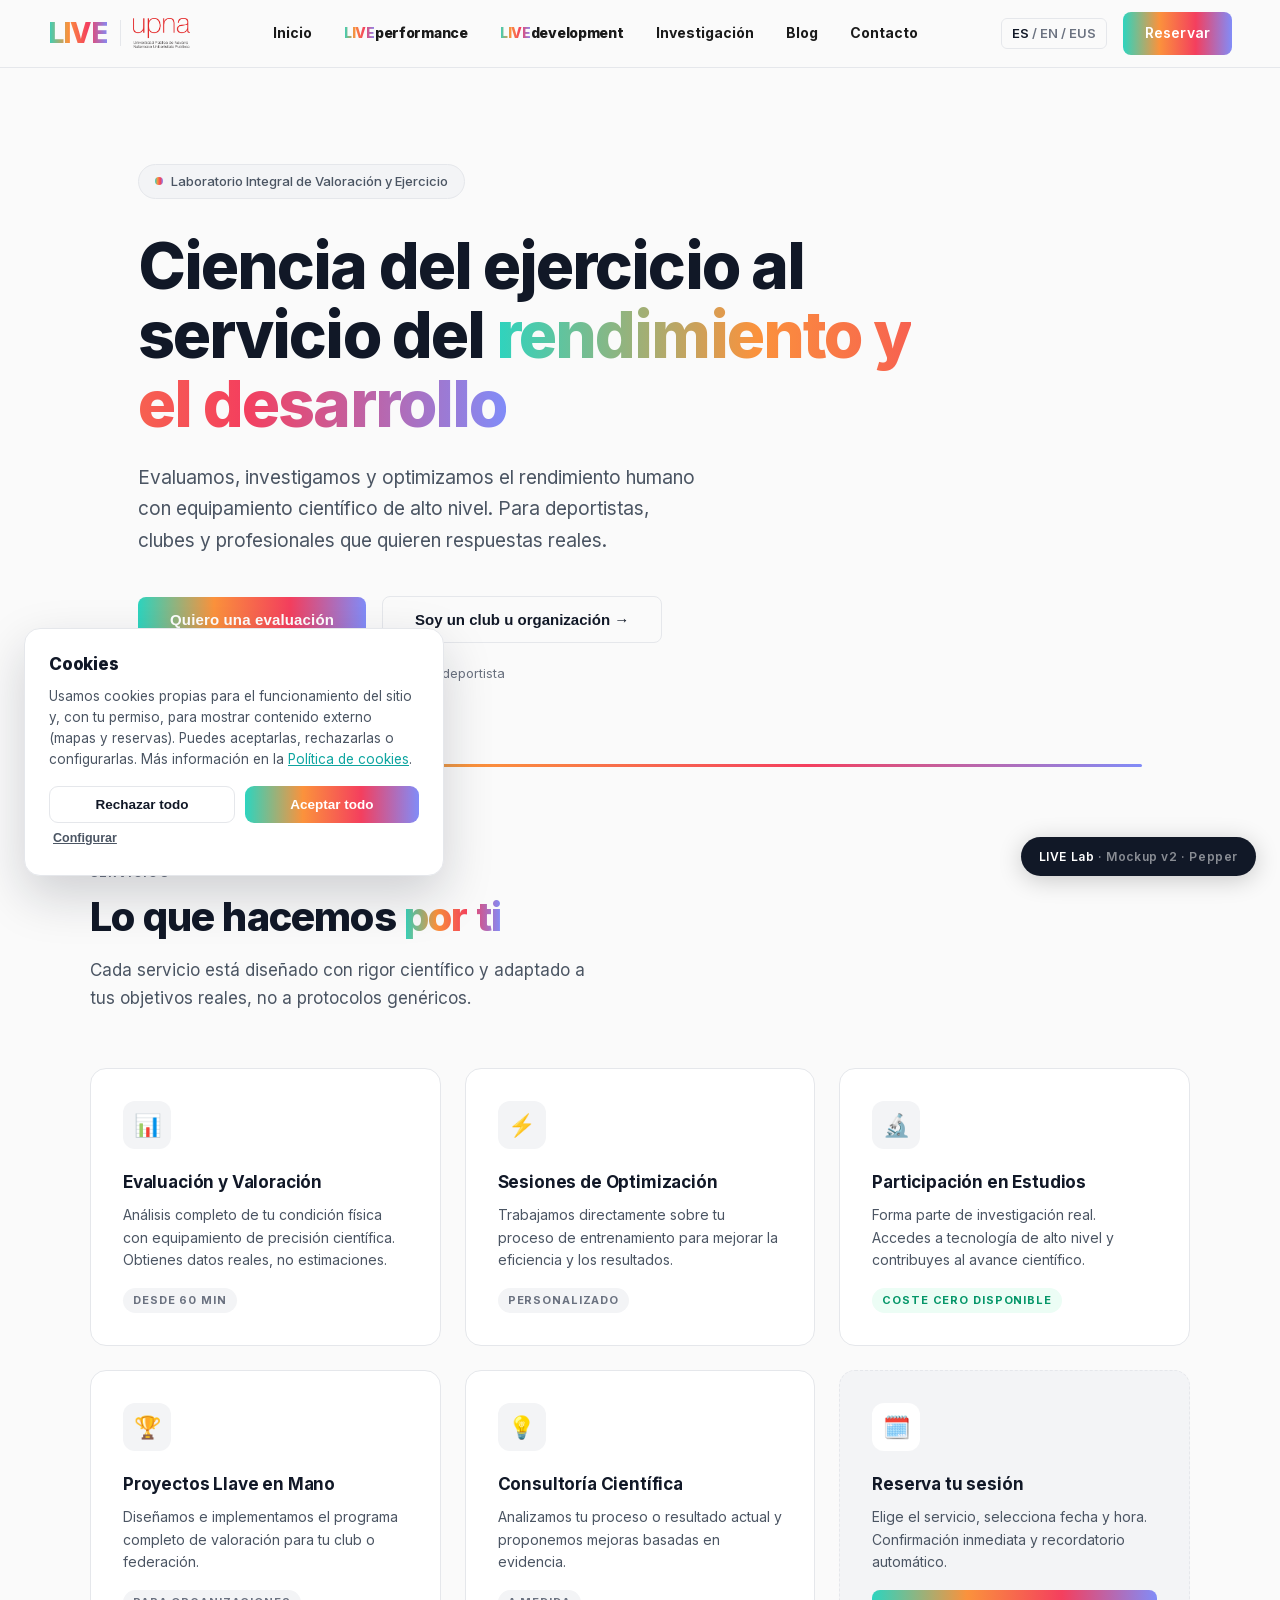
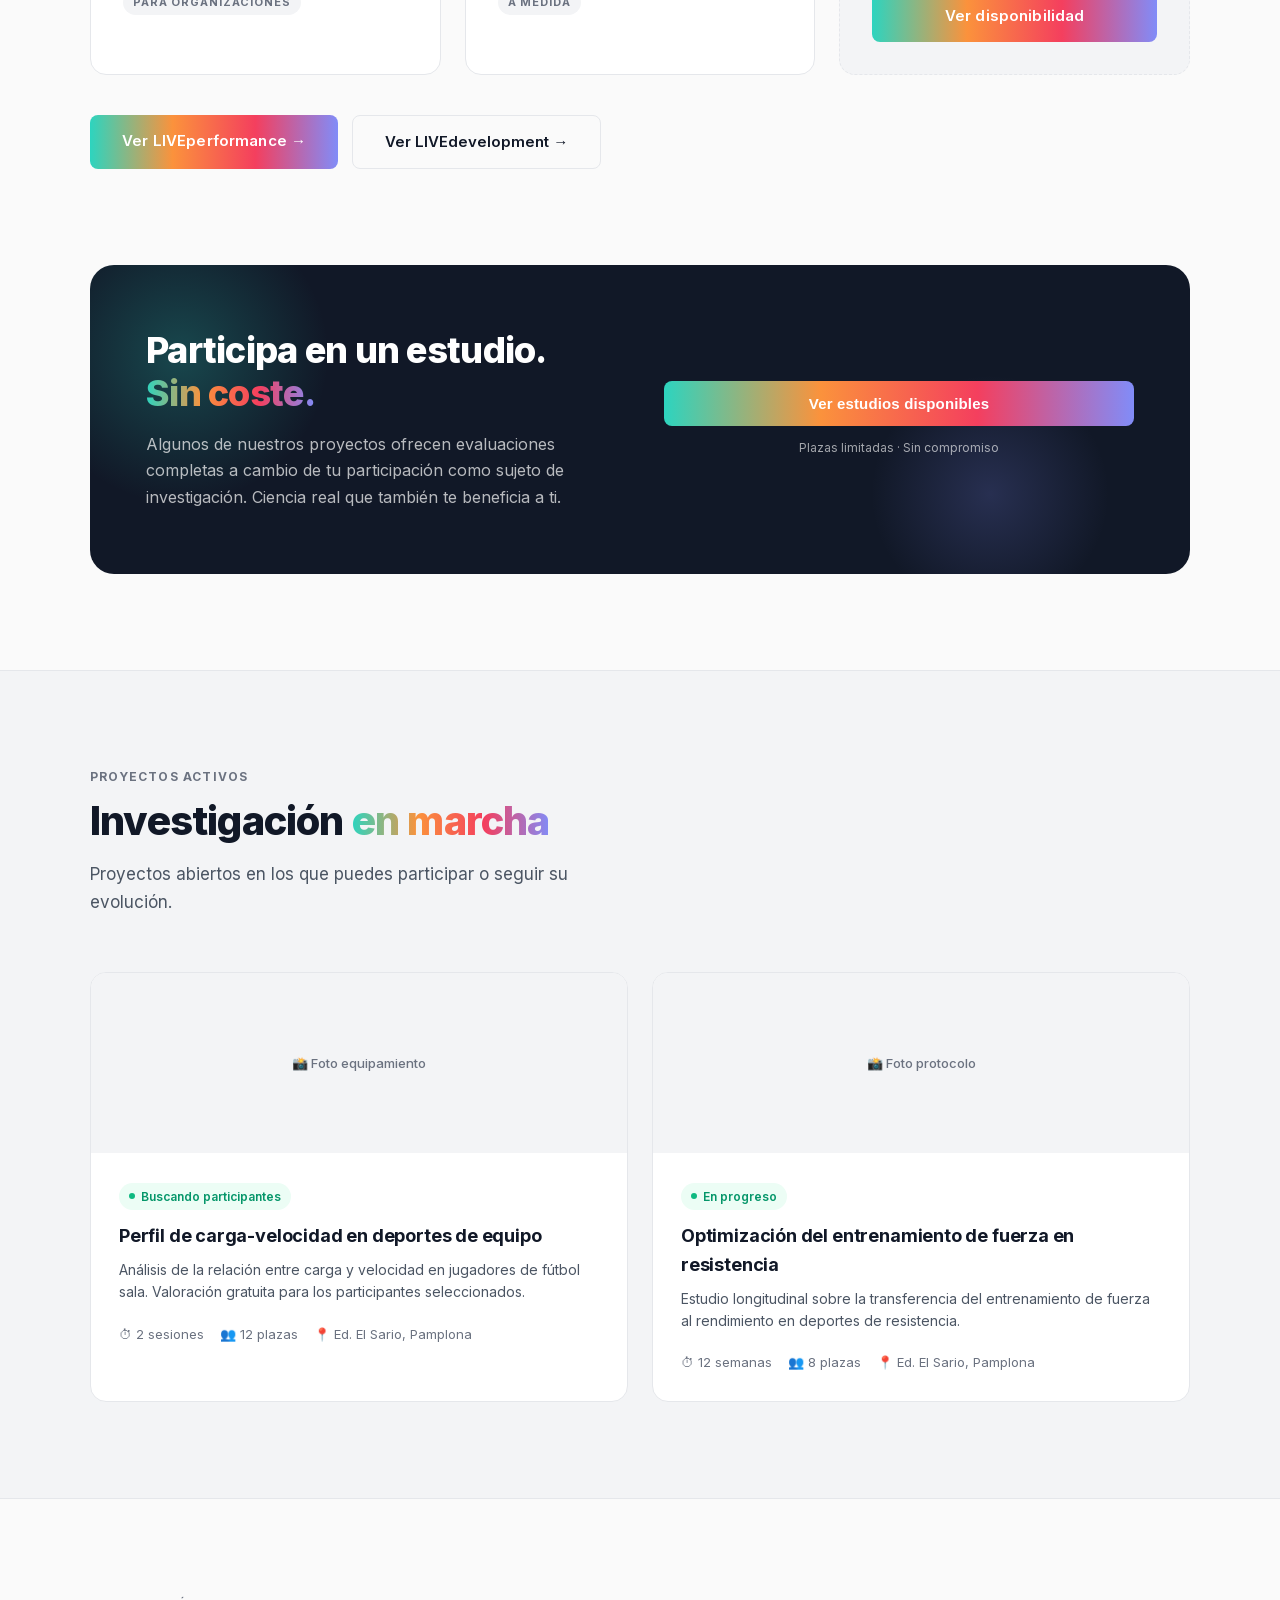
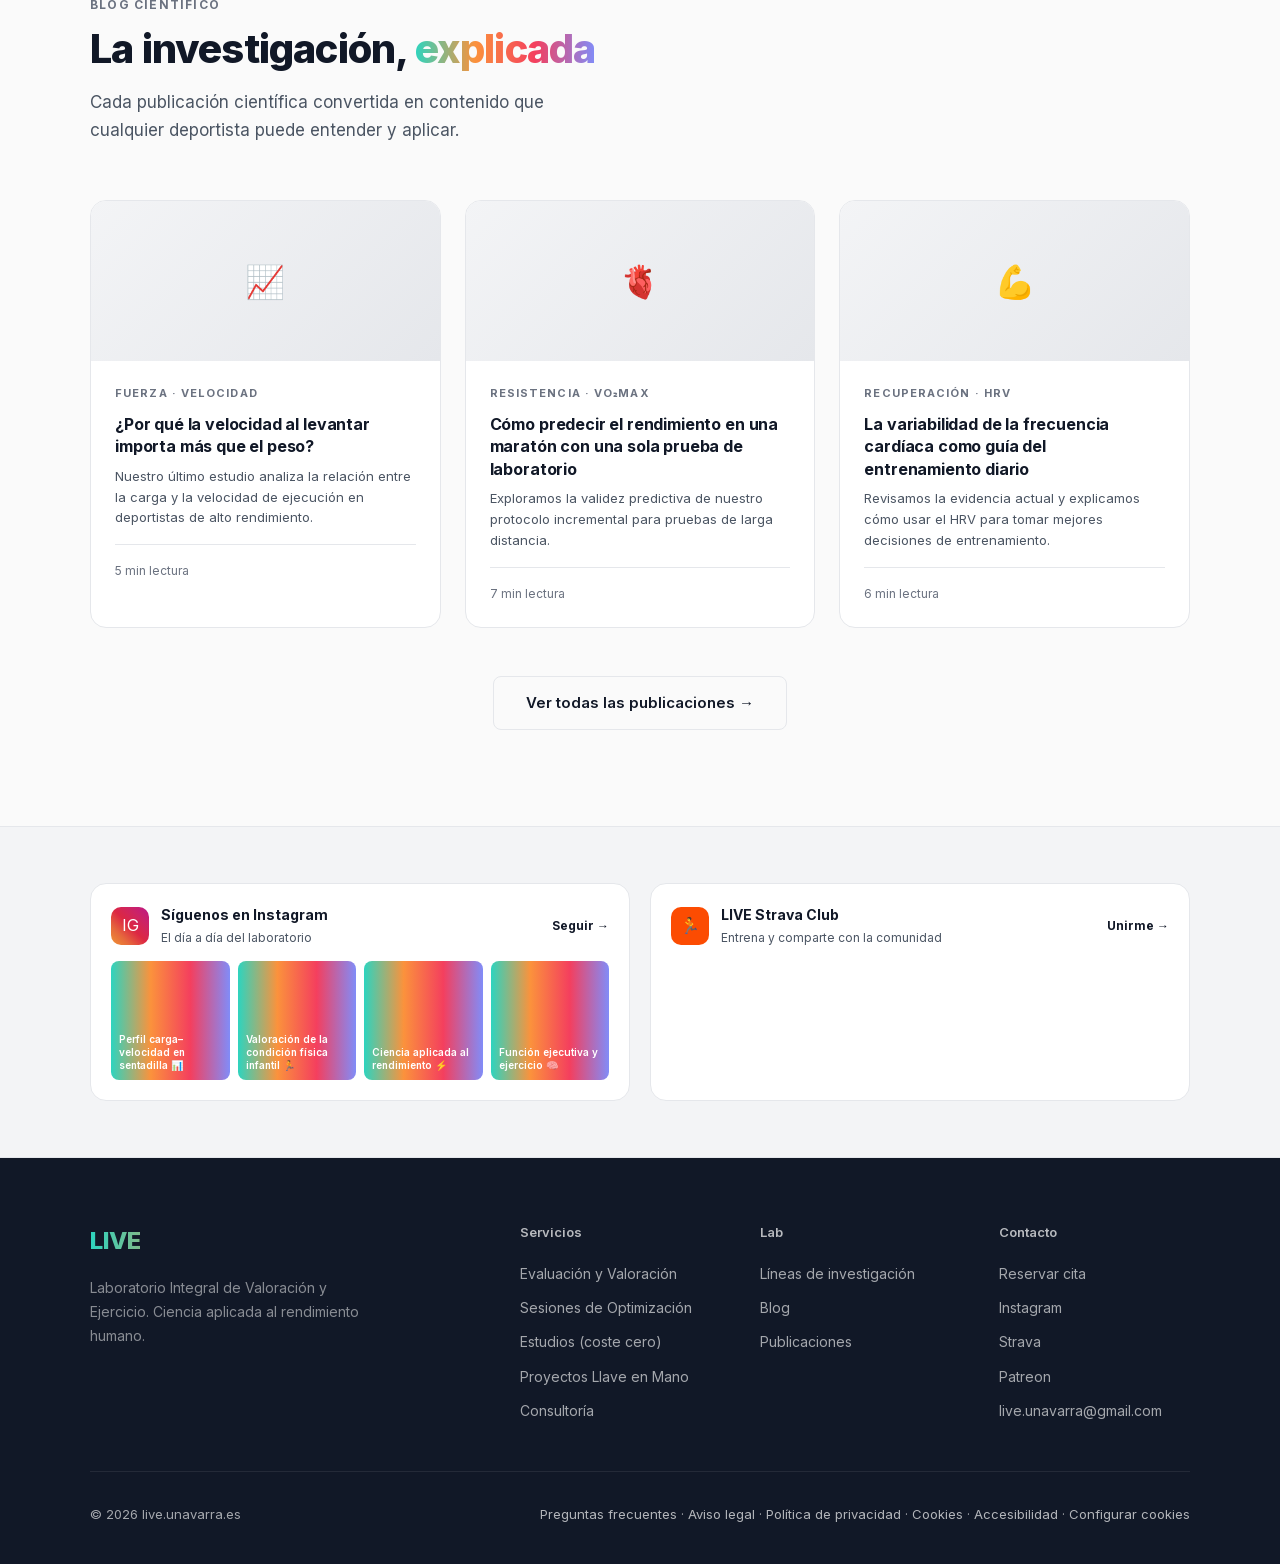
<file: index.html>
<!DOCTYPE html>
<html lang="es">
<head>
<meta charset="UTF-8">
<meta name="viewport" content="width=device-width, initial-scale=1.0">
<title>LIVE Lab · Valoración y rendimiento deportivo en Pamplona (Navarra)</title>
<meta name="description" content="Laboratorio Integral de Valoración y Ejercicio (UPNA). Valoración fisiológica, optimización del rendimiento, consultoría e investigación aplicada al deporte en Pamplona, Navarra.">
<meta name="robots" content="noindex,nofollow">
<meta name="theme-color" content="#2DD4BF">
<link rel="canonical" href="https://live.unavarra.es/">
<link rel="icon" href="favicon.svg" type="image/svg+xml">
<!-- Open Graph -->
<meta property="og:type" content="website">
<meta property="og:site_name" content="LIVE Lab">
<meta property="og:locale" content="es_ES">
<meta property="og:locale:alternate" content="en_US">
<meta property="og:url" content="https://live.unavarra.es/">
<meta property="og:title" content="LIVE Lab · Valoración y rendimiento deportivo en Pamplona">
<meta property="og:description" content="Ciencia aplicada al rendimiento humano: valoración fisiológica, optimización del rendimiento, consultoría e investigación. UPNA, Navarra.">
<meta property="og:image" content="https://live.unavarra.es/og-image.png">
<!-- Twitter -->
<meta name="twitter:card" content="summary_large_image">
<meta name="twitter:title" content="LIVE Lab · Valoración y rendimiento deportivo">
<meta name="twitter:description" content="Ciencia aplicada al rendimiento humano. Laboratorio Integral de Valoración y Ejercicio (UPNA), Pamplona.">
<meta name="twitter:image" content="https://live.unavarra.es/og-image.png">
<!-- Structured data -->
<script type="application/ld+json">
{
  "@context": "https://schema.org",
  "@graph": [
    {
      "@type": "SportsActivityLocation",
      "@id": "https://live.unavarra.es/#lab",
      "name": "LIVE Lab — Laboratorio Integral de Valoración y Ejercicio",
      "alternateName": "LIVE Lab",
      "url": "https://live.unavarra.es/",
      "image": "https://live.unavarra.es/og-image.png",
      "description": "Laboratorio de valoración fisiológica, optimización del rendimiento, consultoría e investigación aplicada al deporte.",
      "parentOrganization": { "@type": "CollegeOrUniversity", "name": "Universidad Pública de Navarra" },
      "address": {
        "@type": "PostalAddress",
        "streetAddress": "Campus de Arrosadía",
        "addressLocality": "Pamplona",
        "addressRegion": "Navarra",
        "postalCode": "31006",
        "addressCountry": "ES"
      },
      "areaServed": { "@type": "AdministrativeArea", "name": "Navarra" },
      "knowsLanguage": ["es", "en"]
    },
    {
      "@type": "WebSite",
      "@id": "https://live.unavarra.es/#website",
      "url": "https://live.unavarra.es/",
      "name": "LIVE Lab",
      "inLanguage": "es",
      "publisher": { "@id": "https://live.unavarra.es/#lab" }
    }
  ]
}
</script>
<link rel="stylesheet" href="fonts.css">
<link rel="manifest" href="site.webmanifest">
<link rel="apple-touch-icon" href="icon-180.png">
<style>
  *, *::before, *::after { box-sizing: border-box; margin: 0; padding: 0; }

  :root {
    --teal:    #2DD4BF;
    --orange:  #FB923C;
    --coral:   #F43F5E;
    --blue:    #818CF8;
    --white:   #FAFAFA;
    --gray-50: #F3F4F6;
    --gray-100:#E5E7EB;
    --gray-200:#E5E7EB;
    --gray-400:#6B7280;
    --gray-600:#4B5563;
    --gray-900:#111827;
    --gradient: linear-gradient(90deg, var(--teal), var(--orange), var(--coral), var(--blue));
  }

  html { scroll-behavior: smooth; }
  [id] { scroll-margin-top: 88px; }   /* offset for the sticky nav */

  body {
    font-family: 'Inter', sans-serif;
    background: var(--white);
    color: var(--gray-900);
    line-height: 1.6;
  }

  /* ── GRADIENT UTILS ── */
  .grad-text {
    background: var(--gradient);
    -webkit-background-clip: text;
    -webkit-text-fill-color: transparent;
    background-clip: text;
  }
  .grad-bar {
    height: 3px;
    background: var(--gradient);
    border-radius: 2px;
  }
  .grad-btn {
    background: var(--gradient);
    color: white;
    border: none;
    padding: 14px 32px;
    border-radius: 8px;
    font-size: 15px;
    font-weight: 600;
    cursor: pointer;
    letter-spacing: 0.01em;
    transition: opacity .2s;
  }
  .grad-btn:hover { opacity: .88; }

  /* ── NAV ── */
  nav {
    position: sticky;
    top: 0;
    z-index: 100;
    background: rgba(250,250,250,.92);
    backdrop-filter: blur(12px);
    border-bottom: 1px solid var(--gray-100);
    padding: 0 48px;
    display: flex;
    align-items: center;
    justify-content: space-between;
    height: 68px;
  }
  .nav-logo {
    font-size: 28px;
    font-weight: 800;
    letter-spacing: -0.03em;
    text-decoration: none;
  }
  .nav-brandlock { display: flex; align-items: center; gap: 12px; }
  .nav-divider { width: 1px; height: 26px; background: var(--gray-100); }
  .nav-upna { height: 30px; width: auto; display: block; }
  .nav-links {
    display: flex;
    gap: 32px;
    list-style: none;
    font-size: 14px;
    font-weight: 700;
    color: #1A1A1A;
  }
  .nav-links a { text-decoration: none; color: inherit; transition: color .15s; }
  .nav-links a:hover { color: var(--gray-900); }
  .nav-links a.nav-brand { font-weight: 800; letter-spacing: -.02em; }
  .nav-links a.nav-brand .sfx { color: #1A1A1A; }
  .nav-right {
    display: flex;
    align-items: center;
    gap: 16px;
  }
  .nav-book-mobile { display: none; }
  .lang-toggle {
    font-size: 13px;
    font-weight: 600;
    color: var(--gray-400);
    cursor: pointer;
    padding: 4px 10px;
    border: 1px solid var(--gray-100);
    border-radius: 6px;
    user-select: none;
    white-space: nowrap;
  }
  .lang-toggle .active { color: var(--gray-900); }
  /* hamburger (mobile only) */
  .nav-toggle {
    display: none;
    flex-direction: column;
    gap: 5px;
    background: none;
    border: none;
    cursor: pointer;
    padding: 8px;
  }
  .nav-toggle span {
    width: 22px; height: 2px;
    background: var(--gray-900);
    border-radius: 2px;
    transition: transform .25s, opacity .25s;
  }
  .nav-toggle.open span:nth-child(1) { transform: translateY(7px) rotate(45deg); }
  .nav-toggle.open span:nth-child(2) { opacity: 0; }
  .nav-toggle.open span:nth-child(3) { transform: translateY(-7px) rotate(-45deg); }

  /* ── HERO ── */
  .hero {
    padding: 96px 48px 80px;
    max-width: 1100px;
    margin: 0 auto;
  }
  .hero-badge {
    display: inline-flex;
    align-items: center;
    gap: 8px;
    background: var(--gray-50);
    border: 1px solid var(--gray-100);
    border-radius: 100px;
    padding: 6px 16px;
    font-size: 13px;
    font-weight: 500;
    color: var(--gray-600);
    margin-bottom: 32px;
  }
  .hero-badge::before {
    content: '';
    width: 8px; height: 8px;
    border-radius: 50%;
    background: var(--gradient);
  }
  .hero h1 {
    font-size: 64px;
    font-weight: 800;
    line-height: 1.08;
    letter-spacing: -0.03em;
    max-width: 780px;
    margin-bottom: 24px;
  }
  .hero p {
    font-size: 19px;
    color: var(--gray-600);
    max-width: 560px;
    margin-bottom: 40px;
    line-height: 1.65;
  }
  .hero-ctas {
    display: flex;
    gap: 16px;
    align-items: center;
    flex-wrap: wrap;
  }
  .btn-outline {
    padding: 14px 32px;
    border-radius: 8px;
    border: 1.5px solid var(--gray-200);
    background: transparent;
    font-size: 15px;
    font-weight: 600;
    color: var(--gray-900);
    cursor: pointer;
    transition: border-color .15s;
  }
  .btn-outline:hover { border-color: var(--gray-400); }
  .hero-note {
    margin-top: 20px;
    font-size: 13px;
    color: var(--gray-400);
    display: flex;
    align-items: center;
    gap: 6px;
  }

  /* ── GRAD DIVIDER ── */
  .section-divider {
    max-width: 1100px;
    margin: 0 auto;
    padding: 0 48px;
  }

  /* ── SECTIONS ── */
  section {
    padding: 96px 48px;
  }
  .section-inner {
    max-width: 1100px;
    margin: 0 auto;
  }
  /* ── SOCIAL (Instagram + Strava, compacto) ── */
  .social-compact { padding: 56px 48px; }
  .social-grid { display: grid; grid-template-columns: 1fr 1fr; gap: 20px; }
  .social-card { background: #fff; border: 1px solid var(--gray-100); border-radius: 16px; padding: 20px; }
  .social-card-head { display: flex; align-items: center; gap: 12px; }
  .social-icon { width: 38px; height: 38px; border-radius: 10px; display: flex; align-items: center; justify-content: center; font-size: 16px; color: #fff; flex-shrink: 0; }
  .social-ig .social-icon { background: linear-gradient(45deg, #f09433, #e6683c, #dc2743, #cc2366, #bc1888); }
  .social-strava .social-icon { background: #FC4C02; }
  .social-card-title { font-weight: 700; font-size: 14px; }
  .social-card-sub { font-size: 12px; color: var(--gray-600); margin-top: 2px; }
  .social-link { margin-left: auto; font-size: 12px; font-weight: 700; color: var(--gray-900); text-decoration: none; white-space: nowrap; }
  .social-link:hover { text-decoration: underline; }
  .ig-grid { display: grid; grid-template-columns: repeat(4, 1fr); gap: 8px; margin-top: 14px; }
  .ig-item { position: relative; aspect-ratio: 1/1; border-radius: 8px; overflow: hidden; display: block; background: var(--gray-100); text-decoration: none; }
  .ig-item img { width: 100%; height: 100%; object-fit: cover; display: block; transition: transform .3s; }
  .ig-item:hover img { transform: scale(1.04); }
  .ig-ph { width: 100%; height: 100%; display: flex; align-items: flex-end; padding: 8px; color: #fff; font-size: 10px; font-weight: 600; line-height: 1.3; background: var(--gradient); }
  .ig-item .ig-cap { position: absolute; inset: 0; display: flex; align-items: flex-end; padding: 8px; font-size: 10px; line-height: 1.3; color: #fff; background: linear-gradient(to top, rgba(0,0,0,.55), rgba(0,0,0,0) 55%); opacity: 0; transition: opacity .2s; }
  .ig-item:hover .ig-cap { opacity: 1; }
  @media (max-width: 640px) { .social-grid { grid-template-columns: 1fr; } }
  .section-label {
    font-size: 12px;
    font-weight: 700;
    letter-spacing: 0.1em;
    text-transform: uppercase;
    color: var(--gray-400);
    margin-bottom: 12px;
  }
  .section-title {
    font-size: 40px;
    font-weight: 800;
    letter-spacing: -0.02em;
    line-height: 1.15;
    margin-bottom: 16px;
  }
  .section-sub {
    font-size: 17px;
    color: var(--gray-600);
    max-width: 520px;
    margin-bottom: 56px;
    line-height: 1.65;
  }

  /* ── SERVICES ── */
  .services-grid {
    display: grid;
    grid-template-columns: repeat(3, 1fr);
    gap: 24px;
  }
  .service-card {
    background: white;
    border: 1px solid var(--gray-100);
    border-radius: 16px;
    padding: 32px;
    transition: box-shadow .2s, transform .2s;
    cursor: pointer;
  }
  .service-card:hover {
    box-shadow: 0 8px 32px rgba(0,0,0,.06);
    transform: translateY(-2px);
  }
  .service-icon {
    width: 48px; height: 48px;
    border-radius: 12px;
    background: var(--gray-50);
    display: flex;
    align-items: center;
    justify-content: center;
    font-size: 22px;
    margin-bottom: 20px;
  }
  .service-card h3 {
    font-size: 17px;
    font-weight: 700;
    margin-bottom: 8px;
    letter-spacing: -0.01em;
  }
  .service-card p {
    font-size: 14px;
    color: var(--gray-600);
    line-height: 1.6;
  }
  .service-tag {
    display: inline-block;
    margin-top: 16px;
    font-size: 11px;
    font-weight: 700;
    letter-spacing: 0.08em;
    text-transform: uppercase;
    padding: 4px 10px;
    border-radius: 100px;
    background: var(--gray-50);
    color: var(--gray-400);
  }
  .service-tag.free {
    background: #ECFDF5;
    color: #059669;
  }

  /* ── COSTE CERO BANNER ── */
  .zero-cost {
    background: var(--gray-900);
    color: white;
    border-radius: 24px;
    padding: 64px 56px;
    display: grid;
    grid-template-columns: 1fr 1fr;
    gap: 48px;
    align-items: center;
    max-width: 1100px;
    margin: 0 auto;
    position: relative;
    overflow: hidden;
  }
  .zero-cost::before {
    content: '';
    position: absolute;
    top: -60px; left: -60px;
    width: 300px; height: 300px;
    background: radial-gradient(circle, rgba(45,212,191,.25) 0%, transparent 70%);
  }
  .zero-cost::after {
    content: '';
    position: absolute;
    bottom: -40px; right: 80px;
    width: 240px; height: 240px;
    background: radial-gradient(circle, rgba(129,140,248,.2) 0%, transparent 70%);
  }
  .zero-cost h2 {
    font-size: 36px;
    font-weight: 800;
    letter-spacing: -0.02em;
    line-height: 1.2;
    position: relative;
    z-index: 1;
  }
  .zero-cost p {
    font-size: 16px;
    color: rgba(255,255,255,.7);
    margin-top: 16px;
    line-height: 1.65;
    position: relative;
    z-index: 1;
  }
  .zero-cost-right {
    position: relative;
    z-index: 1;
  }
  .zero-cost-right .grad-btn {
    width: 100%;
    text-align: center;
    display: block;
    margin-bottom: 12px;
  }
  .zero-cost-right small {
    display: block;
    text-align: center;
    font-size: 12px;
    color: rgba(255,255,255,.62);
  }

  /* ── PROJECTS ── */
  .projects-grid {
    display: grid;
    grid-template-columns: repeat(2, 1fr);
    gap: 24px;
  }
  .project-card {
    border: 1px solid var(--gray-100);
    border-radius: 16px;
    overflow: hidden;
    background: white;
    transition: box-shadow .2s;
  }
  .project-card:hover { box-shadow: 0 8px 32px rgba(0,0,0,.06); }
  .project-img {
    height: 180px;
    background: var(--gray-50);
    display: flex;
    align-items: center;
    justify-content: center;
    color: var(--gray-400);
    font-size: 13px;
    font-weight: 500;
  }
  .project-body { padding: 28px; }
  .project-status {
    display: inline-flex;
    align-items: center;
    gap: 6px;
    font-size: 12px;
    font-weight: 600;
    color: #059669;
    background: #ECFDF5;
    padding: 4px 10px;
    border-radius: 100px;
    margin-bottom: 12px;
  }
  .project-status::before {
    content: '';
    width: 6px; height: 6px;
    border-radius: 50%;
    background: #10B981;
    animation: pulse 1.5s infinite;
  }
  @keyframes pulse {
    0%,100% { opacity: 1; }
    50% { opacity: .4; }
  }
  .project-body h3 {
    font-size: 18px;
    font-weight: 700;
    letter-spacing: -0.01em;
    margin-bottom: 8px;
  }
  .project-body p {
    font-size: 14px;
    color: var(--gray-600);
    line-height: 1.6;
    margin-bottom: 20px;
  }
  .project-meta {
    display: flex;
    gap: 16px;
    font-size: 13px;
    color: var(--gray-400);
    flex-wrap: wrap;
  }

  /* ── BLOG ── */
  .blog-grid {
    display: grid;
    grid-template-columns: repeat(3, 1fr);
    gap: 24px;
  }
  .blog-card {
    border-radius: 16px;
    overflow: hidden;
    background: white;
    border: 1px solid var(--gray-100);
    transition: box-shadow .2s;
  }
  .blog-card:hover { box-shadow: 0 8px 32px rgba(0,0,0,.06); }
  .blog-img {
    height: 160px;
    background: linear-gradient(135deg, var(--gray-50) 0%, var(--gray-100) 100%);
    display: flex;
    align-items: center;
    justify-content: center;
    font-size: 32px;
  }
  .blog-body { padding: 24px; }
  .blog-tag {
    font-size: 11px;
    font-weight: 700;
    letter-spacing: 0.1em;
    text-transform: uppercase;
    color: var(--gray-400);
    margin-bottom: 10px;
  }
  .blog-body h3 {
    font-size: 16px;
    font-weight: 700;
    letter-spacing: -0.01em;
    margin-bottom: 8px;
    line-height: 1.4;
  }
  .blog-body p {
    font-size: 13px;
    color: var(--gray-600);
    line-height: 1.6;
    margin-bottom: 16px;
  }
  .blog-footer {
    display: flex;
    justify-content: space-between;
    align-items: center;
    font-size: 12px;
    color: var(--gray-400);
    padding-top: 16px;
    border-top: 1px solid var(--gray-100);
  }

  /* ── FOOTER ── */
  footer {
    background: var(--gray-900);
    color: white;
    padding: 64px 48px 40px;
  }
  .footer-inner {
    max-width: 1100px;
    margin: 0 auto;
  }
  .footer-top {
    display: grid;
    grid-template-columns: 2fr 1fr 1fr 1fr;
    gap: 48px;
    padding-bottom: 48px;
    border-bottom: 1px solid rgba(255,255,255,.08);
  }
  .footer-logo {
    font-size: 24px;
    font-weight: 800;
    letter-spacing: -0.02em;
    margin-bottom: 16px;
  }
  .footer-desc {
    font-size: 14px;
    color: rgba(255,255,255,.5);
    line-height: 1.7;
    max-width: 280px;
  }
  .footer-col h4 {
    font-size: 13px;
    font-weight: 600;
    margin-bottom: 20px;
    color: rgba(255,255,255,.7);
  }
  .footer-col ul {
    list-style: none;
    display: flex;
    flex-direction: column;
    gap: 12px;
  }
  .footer-col ul li {
    font-size: 14px;
    color: rgba(255,255,255,.62);
    cursor: pointer;
    transition: color .15s;
  }
  .footer-col ul li:hover { color: white; }
  .footer-col ul li a { color: inherit; text-decoration: none; }
  .footer-col ul li a:hover { color: white; }
  .footer-bottom {
    padding-top: 32px;
    display: flex;
    justify-content: space-between;
    align-items: center;
    gap: 16px;
    flex-wrap: wrap;
    font-size: 13px;
    color: rgba(255,255,255,.62);
  }
  .footer-bottom a { color: rgba(255,255,255,.68); text-decoration: none; }
  .footer-bottom a:hover { color: #fff; text-decoration: underline; }

  /* ── MOCKUP LABEL ── */
  .mockup-label {
    position: fixed;
    bottom: 24px;
    right: 24px;
    background: var(--gray-900);
    color: white;
    padding: 10px 18px;
    border-radius: 100px;
    font-size: 12px;
    font-weight: 600;
    letter-spacing: 0.05em;
    box-shadow: 0 4px 24px rgba(0,0,0,.2);
    z-index: 999;
  }
  .mockup-label span { opacity: .5; }

  /* ════════ RESPONSIVE ════════ */
  @media (max-width: 900px) {
    nav { padding: 0 24px; }
    .nav-toggle { display: flex; }
    .nav-right .grad-btn { display: none !important; }
    .nav-book-mobile { display: block; }
    .nav-upna { height: 22px; }
    .nav-right { gap: 8px; }
    .lang-toggle { font-size: 11px; padding: 3px 6px; }
    .nav-links {
      position: absolute;
      top: 68px; left: 0; right: 0;
      flex-direction: column;
      gap: 0;
      background: var(--white);
      border-bottom: 1px solid var(--gray-100);
      padding: 8px 0;
      display: none;
    }
    .nav-links.open { display: flex; }
    .nav-links li { padding: 0; }
    .nav-links a { display: block; padding: 14px 24px; }
    .nav-links a:hover { background: var(--gray-50); }

    .hero { padding: 64px 24px 56px; }
    .hero h1 { font-size: 40px; }
    .hero p { font-size: 17px; }
    .section-divider { padding: 0 24px; }
    section { padding: 64px 24px; }
    .section-title { font-size: 30px; }
    .section-sub { margin-bottom: 40px; }
    .services-grid { grid-template-columns: repeat(2, 1fr); }
    .zero-cost { grid-template-columns: 1fr; padding: 40px 32px; gap: 28px; }
    .zero-cost h2 { font-size: 28px; }
    .projects-grid { grid-template-columns: 1fr; }
    .blog-grid { grid-template-columns: 1fr; }
    footer { padding: 56px 24px 32px; }
    .footer-top { grid-template-columns: 1fr 1fr; gap: 32px; }
  }
  @media (max-width: 560px) {
    .hero h1 { font-size: 32px; }
    .hero-ctas { flex-direction: column; align-items: stretch; }
    .hero-ctas .grad-btn, .hero-ctas .btn-outline { width: 100%; }
    .services-grid { grid-template-columns: 1fr; }
    .footer-top { grid-template-columns: 1fr; gap: 28px; }
    .footer-bottom { flex-direction: column; align-items: flex-start; gap: 8px; }
    .mockup-label { bottom: 16px; right: 16px; }
  }
</style>
</head>
<body>
<a href="#top" class="skip-link">Saltar al contenido</a>
<style>.skip-link{position:absolute;left:-9999px;top:0;background:#111827;color:#fff;padding:10px 16px;border-radius:0 0 8px 0;font-size:14px;font-weight:700;z-index:10000;text-decoration:none;}.skip-link:focus{left:0;}</style>

<!-- NAV -->
<nav>
  <div class="nav-brandlock">
    <a href="#top" class="nav-logo grad-text">LIVE</a>
    <span class="nav-divider"></span>
    <img class="nav-upna" src="upna-logo.png" alt="Universidad Pública de Navarra">
  </div>
  <ul class="nav-links" id="navLinks">
    <li><a href="#top" data-i18n="nav.home">Inicio</a></li>
    <li><a href="performance.html" class="nav-brand"><span class="grad-text">LIVE</span><span class="sfx">performance</span></a></li>
    <li><a href="development.html" class="nav-brand"><span class="grad-text">LIVE</span><span class="sfx">development</span></a></li>    <li><a href="#proyectos" data-i18n="nav.research">Investigación</a></li>
    <li><a href="#blog" data-i18n="nav.blog">Blog</a></li>
    <li><a href="contacto.html" data-i18n="nav.contact">Contacto</a></li>
    <li class="nav-book-mobile"><a href="reservas.html" data-i18n="nav.book">Reservar</a></li>
  </ul>
  <div class="nav-right">
    <div class="lang-toggle" id="langToggle" title="Cambiar idioma / Switch language">
      <span class="active" data-lang="es">ES</span> / <span data-lang="en">EN</span> / <span data-lang="eu">EUS</span>
    </div>
    <a href="reservas.html" class="grad-btn" style="padding: 10px 22px; font-size: 14px; display:inline-block; text-decoration:none;" data-i18n="nav.book">Reservar</a>
    <button class="nav-toggle" id="navToggle" aria-label="Menú" aria-expanded="false" aria-controls="navLinks"><span></span><span></span><span></span></button>
  </div>
</nav>

<!-- HERO -->
<div class="hero" id="top">
  <div class="hero-badge" data-i18n="hero.badge">Laboratorio Integral de Valoración y Ejercicio</div>
  <h1 data-i18n="hero.h1">Ciencia del ejercicio al servicio del <span class="grad-text">rendimiento y el desarrollo</span></h1>
  <p data-i18n="hero.p">Evaluamos, investigamos y optimizamos el rendimiento humano con equipamiento científico de alto nivel. Para deportistas, clubes y profesionales que quieren respuestas reales.</p>
  <div class="hero-ctas">
    <button class="grad-btn" data-i18n="hero.cta1">Quiero una evaluación</button>
    <button class="btn-outline" data-i18n="hero.cta2">Soy un club u organización →</button>
  </div>
  <div class="hero-note" data-i18n="hero.note">
    ✦ Algunos estudios tienen <strong style="color:var(--gray-900); margin: 0 4px">coste cero</strong> para el deportista
  </div>
</div>

<div class="section-divider"><div class="grad-bar"></div></div>

<!-- SERVICIOS -->
<section id="servicios">
  <div class="section-inner">
    <div class="section-label" data-i18n="serv.label">Servicios</div>
    <div class="section-title" data-i18n="serv.title">Lo que hacemos <span class="grad-text">por ti</span></div>
    <div class="section-sub" data-i18n="serv.sub">Cada servicio está diseñado con rigor científico y adaptado a tus objetivos reales, no a protocolos genéricos.</div>

    <div class="services-grid">
      <div class="service-card">
        <div class="service-icon">📊</div>
        <h3 data-i18n="serv.1.h">Evaluación y Valoración</h3>
        <p data-i18n="serv.1.p">Análisis completo de tu condición física con equipamiento de precisión científica. Obtienes datos reales, no estimaciones.</p>
        <div class="service-tag" data-i18n="serv.1.tag">Desde 60 min</div>
      </div>
      <div class="service-card">
        <div class="service-icon">⚡</div>
        <h3 data-i18n="serv.2.h">Sesiones de Optimización</h3>
        <p data-i18n="serv.2.p">Trabajamos directamente sobre tu proceso de entrenamiento para mejorar la eficiencia y los resultados.</p>
        <div class="service-tag" data-i18n="serv.2.tag">Personalizado</div>
      </div>
      <div class="service-card">
        <div class="service-icon">🔬</div>
        <h3 data-i18n="serv.3.h">Participación en Estudios</h3>
        <p data-i18n="serv.3.p">Forma parte de investigación real. Accedes a tecnología de alto nivel y contribuyes al avance científico.</p>
        <div class="service-tag free" data-i18n="serv.3.tag">Coste cero disponible</div>
      </div>
      <div class="service-card">
        <div class="service-icon">🏆</div>
        <h3 data-i18n="serv.4.h">Proyectos Llave en Mano</h3>
        <p data-i18n="serv.4.p">Diseñamos e implementamos el programa completo de valoración para tu club o federación.</p>
        <div class="service-tag" data-i18n="serv.4.tag">Para organizaciones</div>
      </div>
      <div class="service-card">
        <div class="service-icon">💡</div>
        <h3 data-i18n="serv.5.h">Consultoría Científica</h3>
        <p data-i18n="serv.5.p">Analizamos tu proceso o resultado actual y proponemos mejoras basadas en evidencia.</p>
        <div class="service-tag" data-i18n="serv.5.tag">A medida</div>
      </div>
      <div class="service-card" style="border: 1.5px dashed var(--gray-100); background: var(--gray-50);">
        <div class="service-icon" style="background: white;">🗓️</div>
        <h3 data-i18n="serv.6.h">Reserva tu sesión</h3>
        <p data-i18n="serv.6.p">Elige el servicio, selecciona fecha y hora. Confirmación inmediata y recordatorio automático.</p>
        <a href="reservas.html" class="grad-btn" style="margin-top: 16px; width: 100%; display:inline-block; text-align:center; text-decoration:none; box-sizing:border-box;" data-i18n="serv.6.btn">Ver disponibilidad</a>
      </div>
    </div>
    <div style="margin-top: 40px; display: flex; gap: 14px; flex-wrap: wrap;">
      <a href="performance.html" class="grad-btn" style="display:inline-block; text-decoration:none;" data-i18n="serv.cta1">Ver LIVEperformance →</a>
      <a href="development.html" class="btn-outline" style="display:inline-block; text-decoration:none;" data-i18n="serv.cta2">Ver LIVEdevelopment →</a>
    </div>
  </div>
</section>

<!-- COSTE CERO BANNER -->
<section style="padding: 0 48px 96px;">
  <div class="zero-cost">
    <div>
      <h2 data-i18n="zero.h">Participa en un estudio.<br><span class="grad-text">Sin coste.</span></h2>
      <p data-i18n="zero.p">Algunos de nuestros proyectos ofrecen evaluaciones completas a cambio de tu participación como sujeto de investigación. Ciencia real que también te beneficia a ti.</p>
    </div>
    <div class="zero-cost-right">
      <button class="grad-btn" data-i18n="zero.btn">Ver estudios disponibles</button>
      <small data-i18n="zero.small">Plazas limitadas · Sin compromiso</small>
    </div>
  </div>
</section>

<!-- PROYECTOS ACTIVOS -->
<section id="proyectos" style="background: var(--gray-50); border-top: 1px solid var(--gray-100); border-bottom: 1px solid var(--gray-100);">
  <div class="section-inner">
    <div class="section-label" data-i18n="proj.label">Proyectos activos</div>
    <div class="section-title" data-i18n="proj.title">Investigación <span class="grad-text">en marcha</span></div>
    <div class="section-sub" data-i18n="proj.sub">Proyectos abiertos en los que puedes participar o seguir su evolución.</div>

    <div class="projects-grid">
      <div class="project-card">
        <div class="project-img" data-i18n="proj.1.img">📸 Foto equipamiento</div>
        <div class="project-body">
          <div class="project-status" data-i18n="proj.1.status">Buscando participantes</div>
          <h3 data-i18n="proj.1.h">Perfil de carga-velocidad en deportes de equipo</h3>
          <p data-i18n="proj.1.p">Análisis de la relación entre carga y velocidad en jugadores de fútbol sala. Valoración gratuita para los participantes seleccionados.</p>
          <div class="project-meta">
            <span data-i18n="proj.1.m1">⏱ 2 sesiones</span>
            <span data-i18n="proj.1.m2">👥 12 plazas</span>
            <span>📍 Ed. El Sario, Pamplona</span>
          </div>
        </div>
      </div>
      <div class="project-card">
        <div class="project-img" data-i18n="proj.2.img">📸 Foto protocolo</div>
        <div class="project-body">
          <div class="project-status" data-i18n="proj.2.status">En progreso</div>
          <h3 data-i18n="proj.2.h">Optimización del entrenamiento de fuerza en resistencia</h3>
          <p data-i18n="proj.2.p">Estudio longitudinal sobre la transferencia del entrenamiento de fuerza al rendimiento en deportes de resistencia.</p>
          <div class="project-meta">
            <span data-i18n="proj.2.m1">⏱ 12 semanas</span>
            <span data-i18n="proj.2.m2">👥 8 plazas</span>
            <span>📍 Ed. El Sario, Pamplona</span>
          </div>
        </div>
      </div>
    </div>
  </div>
</section>

<!-- BLOG -->
<section id="blog">
  <div class="section-inner">
    <div class="section-label" data-i18n="blog.label">Blog científico</div>
    <div class="section-title" data-i18n="blog.title">La investigación, <span class="grad-text">explicada</span></div>
    <div class="section-sub" data-i18n="blog.sub">Cada publicación científica convertida en contenido que cualquier deportista puede entender y aplicar.</div>

    <div class="blog-grid">
      <div class="blog-card">
        <div class="blog-img">📈</div>
        <div class="blog-body">
          <div class="blog-tag" data-i18n="blog.1.tag">Fuerza · Velocidad</div>
          <h3 data-i18n="blog.1.h">¿Por qué la velocidad al levantar importa más que el peso?</h3>
          <p data-i18n="blog.1.p">Nuestro último estudio analiza la relación entre la carga y la velocidad de ejecución en deportistas de alto rendimiento.</p>
          <div class="blog-footer">
            <span data-i18n="blog.read5">5 min lectura</span>
          </div>
        </div>
      </div>
      <div class="blog-card">
        <div class="blog-img">🫀</div>
        <div class="blog-body">
          <div class="blog-tag" data-i18n="blog.2.tag">Resistencia · VO₂max</div>
          <h3 data-i18n="blog.2.h">Cómo predecir el rendimiento en una maratón con una sola prueba de laboratorio</h3>
          <p data-i18n="blog.2.p">Exploramos la validez predictiva de nuestro protocolo incremental para pruebas de larga distancia.</p>
          <div class="blog-footer">
            <span data-i18n="blog.read7">7 min lectura</span>
          </div>
        </div>
      </div>
      <div class="blog-card">
        <div class="blog-img">💪</div>
        <div class="blog-body">
          <div class="blog-tag" data-i18n="blog.3.tag">Recuperación · HRV</div>
          <h3 data-i18n="blog.3.h">La variabilidad de la frecuencia cardíaca como guía del entrenamiento diario</h3>
          <p data-i18n="blog.3.p">Revisamos la evidencia actual y explicamos cómo usar el HRV para tomar mejores decisiones de entrenamiento.</p>
          <div class="blog-footer">
            <span data-i18n="blog.read6">6 min lectura</span>
          </div>
        </div>
      </div>
    </div>

    <div style="text-align: center; margin-top: 48px;">
      <a href="blog.html" class="btn-outline" style="display:inline-block; text-decoration:none;" data-i18n="blog.all">Ver todas las publicaciones →</a>
    </div>
  </div>
</section>

<!-- SOCIAL: Instagram + Strava -->
<section id="social" class="social-compact" style="background: var(--gray-50); border-top: 1px solid var(--gray-100); border-bottom: 1px solid var(--gray-100);">
  <div class="section-inner">
    <div class="social-grid">
      <div class="social-card social-ig" id="ig-card">
        <div class="social-card-head">
          <span class="social-icon">IG</span>
          <div>
            <div class="social-card-title" data-i18n="ig.title2">Síguenos en Instagram</div>
            <div class="social-card-sub" data-i18n="ig.sub2">El día a día del laboratorio</div>
          </div>
          <a class="social-link" id="ig-follow" href="https://instagram.com/live.lab" target="_blank" rel="noopener" data-i18n="ig.follow2">Seguir →</a>
        </div>
        <div class="ig-grid" id="ig-grid"></div>
      </div>
      <div class="social-card social-strava">
        <div class="social-card-head">
          <span class="social-icon">🏃</span>
          <div>
            <div class="social-card-title" data-i18n="strava.title">LIVE Strava Club</div>
            <div class="social-card-sub" data-i18n="strava.sub">Entrena y comparte con la comunidad</div>
          </div>
          <a class="social-link" href="https://www.strava.com/clubs/liveunavarra" target="_blank" rel="noopener" data-i18n="strava.join">Unirme →</a>
        </div>
      </div>
    </div>
  </div>
</section>

<!-- FOOTER -->
<footer id="contacto">
  <div class="footer-inner">
    <div class="footer-top">
      <div>
        <div class="footer-logo grad-text">LIVE</div>
        <p class="footer-desc" data-i18n="foot.desc">Laboratorio Integral de Valoración y Ejercicio. Ciencia aplicada al rendimiento humano.</p>
      </div>
      <div class="footer-col">
        <h4 data-i18n="foot.servicesH">Servicios</h4>
        <ul>
          <li data-i18n="serv.1.h">Evaluación y Valoración</li>
          <li data-i18n="serv.2.h">Sesiones de Optimización</li>
          <li data-i18n="foot.studies">Estudios (coste cero)</li>
          <li data-i18n="serv.4.h">Proyectos Llave en Mano</li>
          <li data-i18n="foot.consulting">Consultoría</li>
        </ul>
      </div>
      <div class="footer-col">
        <h4 data-i18n="foot.labH">Lab</h4>
        <ul>
          <li data-i18n="foot.lines">Líneas de investigación</li>
          <li data-i18n="nav.blog">Blog</li>
          <li data-i18n="foot.pubs">Publicaciones</li>
        </ul>
      </div>
      <div class="footer-col">
        <h4 data-i18n="nav.contact">Contacto</h4>
        <ul>
          <li data-i18n="foot.book">Reservar cita</li>
          <li><a href="https://instagram.com/live.lab" target="_blank" rel="noopener">Instagram</a></li>
          <li><a href="https://www.strava.com/clubs/liveunavarra" target="_blank" rel="noopener">Strava</a></li>
          <li>Patreon</li>
          <li><a href="mailto:live.unavarra@gmail.com">live.unavarra@gmail.com</a></li>
        </ul>
      </div>
    </div>
    <div class="footer-bottom">
      <span>© 2026 live.unavarra.es</span>
      <span data-i18n="foot.legal"><a href="faq.html">Preguntas frecuentes</a> · <a href="legal.html#aviso-legal">Aviso legal</a> · <a href="legal.html#privacidad">Política de privacidad</a> · <a href="legal.html#cookies">Cookies</a> · <a href="legal.html#accesibilidad">Accesibilidad</a> · <a href="#" data-cookie-settings>Configurar cookies</a></span>
    </div>
  </div>
</footer>

<div class="mockup-label">LIVE Lab <span>· Mockup v2 · Pepper</span></div>

<script>
  // ── i18n (ES default; EN/EU translations) ──────────────────────────────
  const I18N = {
    eu: {
      "nav.home":"Hasiera", "nav.services":"Zerbitzuak", "nav.projects":"Proiektuak", "nav.equipment":"Ekipamendua",
      "nav.research":"Ikerketa", "nav.blog":"Bloga", "nav.contact":"Harremanetarako", "nav.book":"Erreserbatu",
      "hero.badge":"Balorazio eta Ariketarako Laborategi Integratua",
      "hero.h1":"Ariketa zientzia <span class=\"grad-text\">errendimenduaren eta garapenaren zerbitzura</span>",
      "hero.p":"Giza errendimendua baloratu, ikertu eta optimizatzen dugu goi-mailako ekipamendu zientifikoarekin. Erantzun errealak nahi dituzten kirolari, kluben eta profesionalentzat.",
      "hero.cta1":"Balorazio bat nahi dut", "hero.cta2":"Klub edo erakunde bat naiz →",
      "hero.note":"✦ Ikasketa batzuk <strong style=\"color:var(--gray-900); margin: 0 4px\">kostu zerorekin</strong> dira kirolariarentzat",
      "serv.label":"Zerbitzuak", "serv.title":"Zuretzat egiten duguna <span class=\"grad-text\">zuretzat</span>",
      "serv.sub":"Zerbitzu bakoitza zorroztasun zientifikoarekin eraikia dago eta zure benetako helburuetara egokitua, protokolo generikoetara ez.",
      "serv.1.h":"Ebaluazioa eta Balorazioa", "serv.1.p":"Zure kondizio fisikoaren azterketa osoa, zehaztasun zientifikoko ekipamenduarekin. Datu errealak lortzen dituzu, ez estimazioak.", "serv.1.tag":"60 min-tik aurrera",
      "serv.2.h":"Optimizazio-saioak", "serv.2.p":"Zure entrenamendu-prozesuan zuzenean lan egiten dugu, eraginkortasuna eta emaitzak hobetzeko.", "serv.2.tag":"Pertsonalizatua",
      "serv.3.h":"Ikerketetan Parte-hartzea", "serv.3.p":"Benetako ikerketaren parte izan. Goi-mailako teknologiarako sarbidea duzu eta aurrerapen zientifikora ekarpena egiten duzu.", "serv.3.tag":"Kostu zero eskuragarri",
      "serv.4.h":"Giltza Eskuan Proiektuak", "serv.4.p":"Zure klub edo federaziorako balorazio-programa osoa diseinatu eta ezartzen dugu.", "serv.4.tag":"Erakundeentzat",
      "serv.5.h":"Aholkularitza Zientifikoa", "serv.5.p":"Zure prozesu edo emaitza egungoa aztertzen dugu eta ebidentzian oinarritutako hobekuntzak proposatzen ditugu.", "serv.5.tag":"Neurrira",
      "serv.6.h":"Erreserbatu zure saioa", "serv.6.p":"Aukeratu zerbitzua, hautatu data eta ordua. Berrespen berehalakoa eta gogorarazpen automatikoa.", "serv.6.btn":"Eskuragarritasuna ikusi",
      "serv.cta1":"LIVEperformance ikusi →", "serv.cta2":"LIVEdevelopment ikusi →",
      "ig.title2":"Jarraitu gu Instagramen", "ig.sub2":"Laborategiko eguneroko bizitza", "ig.follow2":"Jarraitu →",
      "strava.title":"LIVE Strava Club", "strava.sub":"Entrenatu eta partekatu komunitatearekin", "strava.join":"Sartu →",
      "zero.h":"Ikerketa batean parte hartu.<br><span class=\"grad-text\">Kosturik gabe.</span>",
      "zero.p":"Gure proiektu batzuek balorazio osoak eskaintzen dituzte zure parte-hartzearen truke ikerketako subjektu gisa. Zuri ere onura ekartzen dizun benetako zientzia.",
      "zero.btn":"Eskuragarri dauden ikerketak ikusi", "zero.small":"Leku mugatuak · Konpromisorik gabe",
      "proj.label":"Proiektu aktiboak", "proj.title":"Ikerketa <span class=\"grad-text\">martxan</span>",
      "proj.sub":"Parte hartu edo jarraipena egin dezakezun proiektu irekiak.",
      "proj.1.img":"📸 Ekipamenduaren argazkia", "proj.1.status":"Parte-hartzaileak bilatzen",
      "proj.1.h":"Karga-abiadura profila talde-kiroletan", "proj.1.p":"Futbol saloiko jokalarien karga eta abiadura erlazioaren azterketa. Doako balorazioa hautatutako parte-hartzaileentzat.",
      "proj.1.m1":"⏱ 2 saio", "proj.1.m2":"👥 12 leku",
      "proj.2.img":"📸 Protokoloaren argazkia", "proj.2.status":"Martxan",
      "proj.2.h":"Indar-entrenamenduaren optimizazioa erresistentzian", "proj.2.p":"Indar-entrenamenduak erresistentzia-kiroletako errendimendura duen transferentziari buruzko ikerketa longitudinala.",
      "proj.2.m1":"⏱ 12 aste", "proj.2.m2":"👥 8 leku",
      "blog.label":"Zientzia bloga", "blog.title":"Ikerketa, <span class=\"grad-text\">azalduta</span>",
      "blog.sub":"Argitalpen zientifiko bakoitza edozein kirolarik ulertu eta aplikatu dezakeen eduki bihurtuta.",
      "blog.1.tag":"Indarra · Abiadura", "blog.1.h":"Zergatik altxatzeko abiadura pisua baino garrantzitsuagoa da?", "blog.1.p":"Gure azken ikerketak karga eta exekuzio-abiaduraren arteko erlazioa aztertzen du errendimendu altuko kirolarietan.", "blog.1.date":"2025eko maiatzaren 15a",
      "blog.2.tag":"Erresistentzia · VO₂max", "blog.2.h":"Maratoiko errendimendua nola aurreikusi laborategiko proba bakar batekin", "blog.2.p":"Gure protokolo gehikorraren balio aurreikuslea aztertzen dugu distantzia luzeko probetarako.", "blog.2.date":"2025eko maiatzaren 2a",
      "blog.3.tag":"Berreskuratzea · HRV", "blog.3.h":"Bihotz-maiztasunaren aldakortasuna eguneroko entrenamendurako gida gisa", "blog.3.p":"Egungo ebidentzia berrikusten dugu eta HRV nola erabili azaltzen dugu entrenamendu-erabaki hobeak hartzeko.", "blog.3.date":"2025eko apirilaren 18a",
      "blog.read5":"5 min irakurketa", "blog.read6":"6 min irakurketa", "blog.read7":"7 min irakurketa", "blog.all":"Argitalpen guztiak ikusi →",
      "foot.desc":"Balorazio eta Ariketarako Laborategi Integratua. Giza errendimenduari aplikatutako zientzia.",
      "foot.servicesH":"Zerbitzuak", "foot.studies":"Ikerketak (kostu zero)", "foot.consulting":"Aholkularitza",
      "foot.labH":"Laborategia", "foot.lines":"Ikerketa-lerroak", "foot.pubs":"Argitalpenak",
      "foot.book":"Hitzordua erreserbatu", "foot.legal":"<a href=\"faq.html\">FAQ</a> · <a href=\"legal.html#aviso-legal\">Lege-oharra</a> · <a href=\"legal.html#privacidad\">Pribatutasun-politika</a> · <a href=\"legal.html#cookies\">Cookieak</a> · <a href=\"legal.html#accesibilidad\">Irisgarritasuna</a> · <a href=\"#\" data-cookie-settings>Cookieen ezarpenak</a>"
    },
    en: {
      "nav.home":"Home", "nav.services":"Services", "nav.projects":"Projects", "nav.equipment":"Equipment",
      "nav.research":"Research", "nav.blog":"Blog", "nav.contact":"Contact", "nav.book":"Book now",
      "hero.badge":"Integrated Laboratory for Assessment and Exercise",
      "hero.h1":"Exercise science at the service of <span class=\"grad-text\">performance and development</span>",
      "hero.p":"We assess, research and optimise human performance with high-end scientific equipment. For athletes, clubs and professionals who want real answers.",
      "hero.cta1":"I want an assessment", "hero.cta2":"I'm a club or organisation →",
      "hero.note":"✦ Some studies are <strong style=\"color:var(--gray-900); margin: 0 4px\">cost-free</strong> for the athlete",
      "serv.label":"Services", "serv.title":"What we do <span class=\"grad-text\">for you</span>",
      "serv.sub":"Every service is built on scientific rigour and tailored to your real goals, not generic protocols.",
      "serv.1.h":"Assessment & Testing", "serv.1.p":"A complete analysis of your physical condition with scientific-precision equipment. You get real data, not estimates.", "serv.1.tag":"From 60 min",
      "serv.2.h":"Optimisation Sessions", "serv.2.p":"We work directly on your training process to improve efficiency and results.", "serv.2.tag":"Personalised",
      "serv.3.h":"Study Participation", "serv.3.p":"Be part of real research. Access high-end technology and contribute to scientific progress.", "serv.3.tag":"Cost-free available",
      "serv.4.h":"Turnkey Projects", "serv.4.p":"We design and implement the full testing programme for your club or federation.", "serv.4.tag":"For organisations",
      "serv.5.h":"Scientific Consulting", "serv.5.p":"We analyse your current process or results and propose evidence-based improvements.", "serv.5.tag":"Bespoke",
      "serv.6.h":"Book your session", "serv.6.p":"Choose the service, pick a date and time. Instant confirmation and an automatic reminder.", "serv.6.btn":"See availability",
      "serv.cta1":"See LIVEperformance →", "serv.cta2":"See LIVEdevelopment →",
      "ig.title2":"Follow us on Instagram", "ig.sub2":"Inside the lab", "ig.follow2":"Follow →",
      "strava.title":"LIVE Strava Club", "strava.sub":"Train and share with the community", "strava.join":"Join →",
      "zero.h":"Join a study.<br><span class=\"grad-text\">At no cost.</span>",
      "zero.p":"Some of our projects offer complete assessments in exchange for your participation as a research subject. Real science that benefits you too.",
      "zero.btn":"See available studies", "zero.small":"Limited spots · No commitment",
      "proj.label":"Active projects", "proj.title":"Research <span class=\"grad-text\">under way</span>",
      "proj.sub":"Open projects you can join or follow.",
      "proj.1.img":"📸 Equipment photo", "proj.1.status":"Recruiting participants",
      "proj.1.h":"Load–velocity profile in team sports", "proj.1.p":"Analysis of the load–velocity relationship in futsal players. Free assessment for selected participants.",
      "proj.1.m1":"⏱ 2 sessions", "proj.1.m2":"👥 12 spots",
      "proj.2.img":"📸 Protocol photo", "proj.2.status":"In progress",
      "proj.2.h":"Optimising strength training for endurance", "proj.2.p":"A longitudinal study on the transfer of strength training to endurance performance.",
      "proj.2.m1":"⏱ 12 weeks", "proj.2.m2":"👥 8 spots",
      "blog.label":"Science blog", "blog.title":"Research, <span class=\"grad-text\">explained</span>",
      "blog.sub":"Every scientific publication turned into content any athlete can understand and apply.",
      "blog.1.tag":"Strength · Velocity", "blog.1.h":"Why the speed you lift matters more than the weight", "blog.1.p":"Our latest study analyses the relationship between load and movement velocity in high-performance athletes.", "blog.1.date":"15 May 2025",
      "blog.2.tag":"Endurance · VO₂max", "blog.2.h":"How to predict marathon performance from a single lab test", "blog.2.p":"We explore the predictive validity of our incremental protocol for long-distance events.", "blog.2.date":"2 May 2025",
      "blog.3.tag":"Recovery · HRV", "blog.3.h":"Heart-rate variability as a daily training guide", "blog.3.p":"We review the current evidence and explain how to use HRV to make better training decisions.", "blog.3.date":"18 April 2025",
      "blog.read5":"5 min read", "blog.read6":"6 min read", "blog.read7":"7 min read", "blog.all":"See all publications →",
      "foot.desc":"Integrated Laboratory for Assessment and Exercise. Science applied to human performance.",
      "foot.servicesH":"Services", "foot.studies":"Studies (cost-free)", "foot.consulting":"Consulting",
      "foot.labH":"Lab", "foot.lines":"Research lines", "foot.pubs":"Publications",
      "foot.book":"Book an appointment", "foot.legal":"<a href=\"faq.html\">FAQ</a> · <a href=\"legal.html#aviso-legal\">Legal notice</a> · <a href=\"legal.html#privacidad\">Privacy policy</a> · <a href=\"legal.html#cookies\">Cookies</a> · <a href=\"legal.html#accesibilidad\">Accessibility</a> · <a href=\"#\" data-cookie-settings>Cookie settings</a>"
    }
  };
  // capture the original Spanish (innerHTML) so we can switch back
  const ES = {};
  document.querySelectorAll('[data-i18n]').forEach(el => { ES[el.dataset.i18n] = el.innerHTML; });

  const LANGS = ['es', 'en', 'eu'];
  function setLang(lang) {
    document.documentElement.lang = lang;
    document.querySelectorAll('[data-i18n]').forEach(el => {
      const k = el.dataset.i18n;
      const v = lang === 'es' ? ES[k] : (I18N[lang]?.[k] ?? ES[k]);
      if (v != null) el.innerHTML = v;
    });
    document.querySelectorAll('#langToggle [data-lang]').forEach(s =>
      s.classList.toggle('active', s.dataset.lang === lang));
    try { localStorage.setItem('liveunavarra-lang', lang); } catch (e) {}
  }

  document.getElementById('langToggle').addEventListener('click', () => {
    const next = LANGS[(LANGS.indexOf(document.documentElement.lang) + 1) % LANGS.length];
    setLang(next);
  });

  // ── mobile nav (hamburger) ──────────────────────────────────────────
  const navToggle = document.getElementById('navToggle');
  const navLinks = document.getElementById('navLinks');
  navToggle.addEventListener('click', () => {
    const isOpen = navToggle.classList.toggle('open');
    navLinks.classList.toggle('open');
    navToggle.setAttribute('aria-expanded', isOpen);
  });
  navLinks.querySelectorAll('a').forEach(a => a.addEventListener('click', () => {
    navToggle.classList.remove('open');
    navToggle.setAttribute('aria-expanded', false);
    navLinks.classList.remove('open');
  }));

  // ── restore saved language ──────────────────────────────────────────
  try {
    const saved = localStorage.getItem('liveunavarra-lang');
    if (saved === 'en' || saved === 'eu') setLang(saved);
  } catch (e) {}
</script>
<script src="cookies.js" defer></script>
<script src="instagram.js" defer></script>

</body>
</html>
</file>
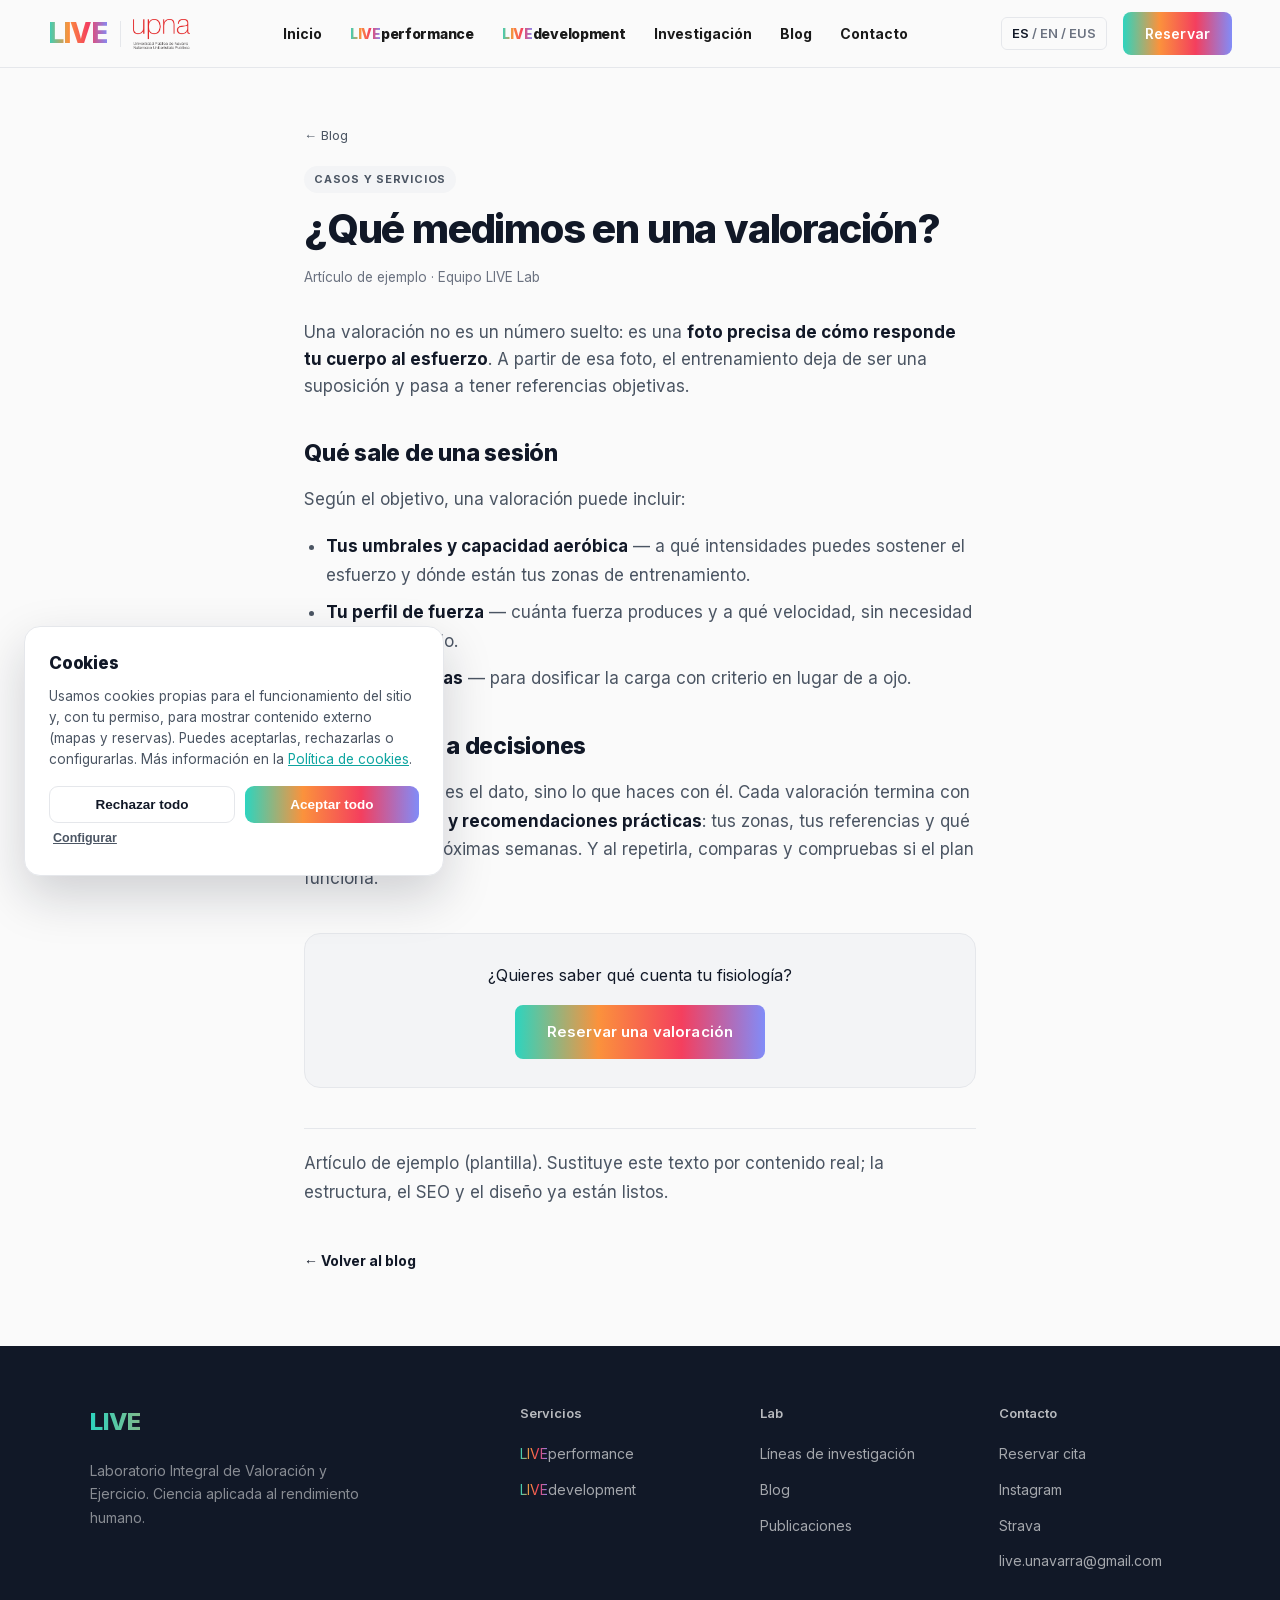
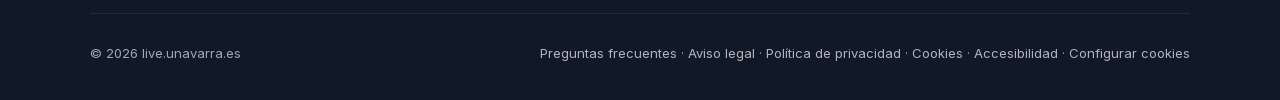
<file: blog-que-medimos.html>
<!DOCTYPE html>
<html lang="es">
<head>
<meta charset="UTF-8">
<meta name="viewport" content="width=device-width, initial-scale=1.0">
<title>¿Qué medimos en una valoración? | Blog LIVE Lab</title>
<meta name="description" content="Qué información sale de una valoración en el LIVE Lab y cómo se traduce en decisiones de entrenamiento: umbrales, capacidad aeróbica, perfil de fuerza y más.">
<meta name="robots" content="noindex,nofollow">
<meta name="theme-color" content="#2DD4BF">
<link rel="canonical" href="https://live.unavarra.es/blog-que-medimos.html">
<link rel="icon" href="favicon.svg" type="image/svg+xml">
<meta property="og:type" content="article">
<meta property="og:site_name" content="LIVE Lab">
<meta property="og:locale" content="es_ES">
<meta property="og:url" content="https://live.unavarra.es/blog-que-medimos.html">
<meta property="og:title" content="¿Qué medimos en una valoración?">
<meta property="og:description" content="De los datos del laboratorio a decisiones de entrenamiento.">
<meta property="og:image" content="https://live.unavarra.es/og-image.png">
<meta name="twitter:card" content="summary_large_image">
<meta name="twitter:title" content="¿Qué medimos en una valoración? | LIVE Lab">
<meta name="twitter:description" content="De los datos del laboratorio a decisiones de entrenamiento.">
<meta name="twitter:image" content="https://live.unavarra.es/og-image.png">
<script type="application/ld+json">
{ "@context":"https://schema.org","@type":"Article",
  "headline":"¿Qué medimos en una valoración?",
  "description":"Qué información sale de una valoración en el LIVE Lab y cómo se traduce en decisiones de entrenamiento.",
  "inLanguage":"es",
  "datePublished":"2026-06-17","dateModified":"2026-06-17",
  "author":{"@type":"Organization","name":"LIVE Lab"},
  "publisher":{"@type":"Organization","name":"LIVE Lab — Universidad Pública de Navarra"},
  "mainEntityOfPage":{"@type":"WebPage","@id":"https://live.unavarra.es/blog-que-medimos.html"},
  "image":"https://live.unavarra.es/og-image.png" }
</script>
<script type="application/ld+json">
{ "@context":"https://schema.org","@type":"BreadcrumbList","itemListElement":[
  {"@type":"ListItem","position":1,"name":"Inicio","item":"https://live.unavarra.es/"},
  {"@type":"ListItem","position":2,"name":"Blog","item":"https://live.unavarra.es/blog.html"},
  {"@type":"ListItem","position":3,"name":"¿Qué medimos en una valoración?","item":"https://live.unavarra.es/blog-que-medimos.html"}]}
</script>
<link rel="stylesheet" href="fonts.css">
<link rel="manifest" href="site.webmanifest">
<link rel="apple-touch-icon" href="icon-180.png">
<style>
  *, *::before, *::after { box-sizing: border-box; margin: 0; padding: 0; }
  :root {
    --teal:#2DD4BF; --orange:#FB923C; --coral:#F43F5E; --blue:#818CF8;
    --white:#FAFAFA; --gray-50:#F3F4F6; --gray-100:#E5E7EB; --gray-200:#E5E7EB;
    --gray-400:#6B7280; --gray-600:#4B5563; --gray-900:#111827; --matte:#1A1A1A;
    --gradient: linear-gradient(90deg, var(--teal), var(--orange), var(--coral), var(--blue));
  }
  html { scroll-behavior: smooth; }
  body { font-family:'Inter',sans-serif; background:var(--white); color:var(--gray-900); line-height:1.7; }
  .grad-text { background:var(--gradient); -webkit-background-clip:text; -webkit-text-fill-color:transparent; background-clip:text; }
  .grad-btn { background:var(--gradient); color:white; border:none; padding:14px 32px; border-radius:8px; font-size:15px; font-weight:600; cursor:pointer; letter-spacing:.01em; transition:opacity .2s; display:inline-block; text-decoration:none; }
  .grad-btn:hover { opacity:.88; }

  nav { position:sticky; top:0; z-index:100; background:rgba(250,250,250,.92); backdrop-filter:blur(12px); border-bottom:1px solid var(--gray-100); padding:0 48px; display:flex; align-items:center; justify-content:space-between; height:68px; }
  .nav-logo { font-size:28px; font-weight:800; letter-spacing:-.03em; text-decoration:none; }
  .nav-brandlock { display:flex; align-items:center; gap:12px; }
  .nav-divider { width:1px; height:26px; background:var(--gray-100); }
  .nav-upna { height:30px; width:auto; display:block; }
  .nav-links { display:flex; gap:28px; list-style:none; font-size:14px; font-weight:700; color:#1A1A1A; align-items:center; }
  .nav-links a { text-decoration:none; color:inherit; transition:color .15s; }
  .nav-links a:hover, .nav-links a.current { color:var(--gray-900); }
  .nav-links a.nav-brand { font-weight:800; letter-spacing:-.02em; }
  .nav-links a.nav-brand .sfx { color:#1A1A1A; }
  .nav-right { display:flex; align-items:center; gap:16px; }
  .nav-book-mobile { display: none; }
  .lang-toggle { font-size:13px; font-weight:600; color:var(--gray-400); cursor:pointer; padding:4px 10px; border:1px solid var(--gray-100); border-radius:6px; user-select:none; white-space:nowrap; }
  .lang-toggle .active { color:var(--gray-900); }
  .nav-toggle { display:none; flex-direction:column; gap:5px; background:none; border:none; cursor:pointer; padding:8px; }
  .nav-toggle span { width:22px; height:2px; background:var(--gray-900); border-radius:2px; transition:transform .25s,opacity .25s; }
  .nav-toggle.open span:nth-child(1){ transform:translateY(7px) rotate(45deg); }
  .nav-toggle.open span:nth-child(2){ opacity:0; }
  .nav-toggle.open span:nth-child(3){ transform:translateY(-7px) rotate(-45deg); }

  .article { max-width:720px; margin:0 auto; padding:56px 24px 72px; }
  .crumb { font-size:13px; color:var(--gray-400); margin-bottom:18px; }
  .crumb a { color:var(--gray-600); text-decoration:none; }
  .a-tag { display:inline-block; font-size:11px; font-weight:700; letter-spacing:.07em; text-transform:uppercase; padding:4px 10px; border-radius:100px; background:var(--gray-50); color:var(--gray-600); margin-bottom:14px; }
  .article h1 { font-size:40px; font-weight:800; letter-spacing:-.03em; line-height:1.12; margin-bottom:14px; }
  .a-meta { font-size:13.5px; color:var(--gray-400); margin-bottom:30px; }
  .a-lead { font-size:19px; color:var(--gray-900); line-height:1.6; margin-bottom:30px; }
  .article h2 { font-size:23px; font-weight:800; letter-spacing:-.01em; margin:34px 0 12px; }
  .article p { font-size:17px; color:var(--gray-600); margin-bottom:18px; }
  .article ul { margin:0 0 18px 22px; }
  .article li { font-size:17px; color:var(--gray-600); margin-bottom:8px; }
  .article strong { color:var(--gray-900); }
  .a-cta { margin:40px 0 0; padding:28px 32px; border:1px solid var(--gray-100); border-radius:16px; background:var(--gray-50); text-align:center; }
  .a-cta p { font-size:16px; color:var(--gray-900); margin-bottom:16px; }
  .a-note { margin-top:40px; padding-top:20px; border-top:1px solid var(--gray-100); font-size:13px; color:var(--gray-400); }
  .a-back { display:inline-block; margin-top:24px; font-size:14px; font-weight:700; color:var(--gray-900); text-decoration:none; }

  footer { background:var(--gray-900); color:white; padding:56px 48px 36px; }
  .footer-inner { max-width:1100px; margin:0 auto; }
  .footer-top { display:grid; grid-template-columns:2fr 1fr 1fr 1fr; gap:48px; padding-bottom:40px; border-bottom:1px solid rgba(255,255,255,.08); }
  .footer-logo { font-size:24px; font-weight:800; letter-spacing:-.02em; margin-bottom:16px; }
  .footer-desc { font-size:14px; color:rgba(255,255,255,.5); line-height:1.7; max-width:280px; }
  .footer-col h4 { font-size:13px; font-weight:600; margin-bottom:18px; color:rgba(255,255,255,.7); }
  .footer-col ul { list-style:none; display:flex; flex-direction:column; gap:12px; }
  .footer-col ul li { font-size:14px; color:rgba(255,255,255,.62); transition:color .15s; }
  .footer-col ul li:hover { color:white; }
  .footer-col ul li a { color:inherit; text-decoration:none; }
  .footer-bottom { padding-top:28px; display:flex; justify-content:space-between; align-items:center; gap:16px; flex-wrap:wrap; font-size:13px; color:rgba(255,255,255,.62); }
  .footer-bottom a { color:rgba(255,255,255,.68); text-decoration:none; }
  .footer-bottom a:hover { color:#fff; text-decoration:underline; }

  @media (max-width:900px){
    nav { padding:0 24px; }
    .nav-toggle { display:flex; }
    .nav-right .grad-btn { display:none!important; }
    .nav-book-mobile { display:block; }
    .nav-upna { height:22px; }
    .nav-right { gap:8px; }
    .lang-toggle { font-size:11px; padding:3px 6px; }
    .nav-links { position:absolute; top:68px; left:0; right:0; flex-direction:column; gap:0; background:var(--white); border-bottom:1px solid var(--gray-100); padding:8px 0; display:none; align-items:stretch; }
    .nav-links.open { display:flex; }
    .nav-links a { display:block; padding:14px 24px; }
    .article h1 { font-size:31px; }
    footer { padding:48px 24px 28px; } .footer-top { grid-template-columns:1fr 1fr; gap:28px; }
  }
  @media (max-width:560px){ .footer-top { grid-template-columns:1fr; gap:24px; } .footer-bottom { flex-direction:column; align-items:flex-start; gap:8px; } }
</style>
</head>
<body>
<a href="#main" class="skip-link">Saltar al contenido</a>
<style>.skip-link{position:absolute;left:-9999px;top:0;background:#111827;color:#fff;padding:10px 16px;border-radius:0 0 8px 0;font-size:14px;font-weight:700;z-index:10000;text-decoration:none;}.skip-link:focus{left:0;}</style>

<!-- NAV -->
<nav>
  <div class="nav-brandlock">
    <a href="index.html#top" class="nav-logo grad-text">LIVE</a>
    <span class="nav-divider"></span>
    <img class="nav-upna" src="upna-logo.png" alt="Universidad Pública de Navarra">
  </div>
  <ul class="nav-links" id="navLinks">
    <li><a href="index.html#top" data-i18n="nav.home">Inicio</a></li>
    <li><a href="performance.html" class="nav-brand"><span class="grad-text">LIVE</span><span class="sfx">performance</span></a></li>
    <li><a href="development.html" class="nav-brand"><span class="grad-text">LIVE</span><span class="sfx">development</span></a></li>
    <li><a href="index.html#proyectos" data-i18n="nav.research">Investigación</a></li>
    <li><a href="index.html#blog" data-i18n="nav.blog">Blog</a></li>
    <li><a href="contacto.html" data-i18n="nav.contact">Contacto</a></li>
    <li class="nav-book-mobile"><a href="reservas.html" data-i18n="nav.book">Reservar</a></li>
  </ul>
  <div class="nav-right">
    <div class="lang-toggle" id="langToggle" title="Cambiar idioma / Switch language">
      <span class="active" data-lang="es">ES</span> / <span data-lang="en">EN</span> / <span data-lang="eu">EUS</span>
    </div>
    <a href="reservas.html" class="grad-btn" style="padding:10px 22px; font-size:14px;" data-i18n="nav.book">Reservar</a>
    <button class="nav-toggle" id="navToggle" aria-label="Menú" aria-expanded="false" aria-controls="navLinks"><span></span><span></span><span></span></button>
  </div>
</nav>

<!-- ARTICLE -->
<article class="article" id="main">
  <div class="crumb"><a href="blog.html" data-i18n="po.crumb">← Blog</a></div>
  <span class="a-tag" data-i18n="po.tag">Casos y servicios</span>
  <h1>¿Qué medimos en una valoración?</h1>
  <div class="a-meta"><span data-i18n="po.meta">Artículo de ejemplo · Equipo LIVE Lab</span></div>

  <p class="a-lead">Una valoración no es un número suelto: es una <strong>foto precisa de cómo responde tu cuerpo al esfuerzo</strong>. A partir de esa foto, el entrenamiento deja de ser una suposición y pasa a tener referencias objetivas.</p>

  <h2>Qué sale de una sesión</h2>
  <p>Según el objetivo, una valoración puede incluir:</p>
  <ul>
    <li><strong>Tus umbrales y capacidad aeróbica</strong> — a qué intensidades puedes sostener el esfuerzo y dónde están tus zonas de entrenamiento.</li>
    <li><strong>Tu perfil de fuerza</strong> — cuánta fuerza produces y a qué velocidad, sin necesidad de llegar al fallo.</li>
    <li><strong>Cómo te fatigas</strong> — para dosificar la carga con criterio en lugar de a ojo.</li>
  </ul>

  <h2>De los datos a decisiones</h2>
  <p>Lo importante no es el dato, sino lo que haces con él. Cada valoración termina con un <strong>informe claro y recomendaciones prácticas</strong>: tus zonas, tus referencias y qué priorizar en las próximas semanas. Y al repetirla, comparas y compruebas si el plan funciona.</p>

  <div class="a-cta">
    <p data-i18n="po.cta.p">¿Quieres saber qué cuenta tu fisiología?</p>
    <a href="reservas.html" class="grad-btn" data-i18n="po.cta.btn">Reservar una valoración</a>
  </div>

  <p class="a-note" data-i18n="po.note">Artículo de ejemplo (plantilla). Sustituye este texto por contenido real; la estructura, el SEO y el diseño ya están listos.</p>
  <a href="blog.html" class="a-back" data-i18n="po.back">← Volver al blog</a>
</article>

<!-- FOOTER -->
<footer>
  <div class="footer-inner">
    <div class="footer-top">
      <div>
        <div class="footer-logo grad-text">LIVE</div>
        <p class="footer-desc" data-i18n="foot.desc">Laboratorio Integral de Valoración y Ejercicio. Ciencia aplicada al rendimiento humano.</p>
      </div>
      <div class="footer-col">
        <h4 data-i18n="foot.servicesH">Servicios</h4>
        <ul>
          <li><a href="performance.html"><span class="grad-text">LIVE</span>performance</a></li>
          <li><a href="development.html"><span class="grad-text">LIVE</span>development</a></li>
        </ul>
      </div>
      <div class="footer-col">
        <h4 data-i18n="foot.labH">Lab</h4>
        <ul>
          <li data-i18n="foot.lines">Líneas de investigación</li>
          <li><a href="blog.html" data-i18n="nav.blog">Blog</a></li>
          <li data-i18n="foot.pubs">Publicaciones</li>
        </ul>
      </div>
      <div class="footer-col">
        <h4 data-i18n="nav.contact">Contacto</h4>
        <ul>
          <li><a href="reservas.html" data-i18n="foot.book">Reservar cita</a></li>
          <li><a href="https://instagram.com/live.lab" target="_blank" rel="noopener">Instagram</a></li>
          <li><a href="https://www.strava.com/clubs/liveunavarra" target="_blank" rel="noopener">Strava</a></li>
          <li><a href="mailto:live.unavarra@gmail.com">live.unavarra@gmail.com</a></li>
        </ul>
      </div>
    </div>
    <div class="footer-bottom">
      <span>© 2026 live.unavarra.es</span>
      <span data-i18n="foot.legal"><a href="faq.html">Preguntas frecuentes</a> · <a href="legal.html#aviso-legal">Aviso legal</a> · <a href="legal.html#privacidad">Política de privacidad</a> · <a href="legal.html#cookies">Cookies</a> · <a href="legal.html#accesibilidad">Accesibilidad</a> · <a href="#" data-cookie-settings>Configurar cookies</a></span>
    </div>
  </div>
</footer>

<script>
  const I18N = {
    eu: {
      "nav.home":"Hasiera","nav.research":"Ikerketa","nav.blog":"Bloga","nav.contact":"Harremanetarako","nav.book":"Erreserbatu",
      "po.crumb":"← Bloga","po.tag":"Kasuak eta zerbitzuak","po.meta":"Adibide-artikulua · LIVE Lab taldea",
      "po.cta.p":"Zure fisiologiak zer kontatzen duen jakin nahi duzu?","po.cta.btn":"Erreserbatu balorazio bat",
      "po.note":"Adibide-artikulua (txantiloia). Ordeztu testu hau benetako edukiarekin; egitura, SEOa eta diseinua jada prest daude.",
      "po.back":"← Itzuli blogera",
      "foot.desc":"Balorazio eta Ariketarako Laborategi Integratua. Giza errendimenduari aplikatutako zientzia.",
      "foot.servicesH":"Zerbitzuak","foot.labH":"Laborategia","foot.lines":"Ikerketa-lerroak","foot.pubs":"Argitalpenak","foot.book":"Hitzordua erreserbatu","foot.legal":"<a href=\"faq.html\">FAQ</a> · <a href=\"legal.html#aviso-legal\">Lege-oharra</a> · <a href=\"legal.html#privacidad\">Pribatutasun-politika</a> · <a href=\"legal.html#cookies\">Cookieak</a> · <a href=\"legal.html#accesibilidad\">Irisgarritasuna</a> · <a href=\"#\" data-cookie-settings>Cookieen ezarpenak</a>"
    },
    en: {
    "nav.home":"Home","nav.research":"Research","nav.blog":"Blog","nav.contact":"Contact","nav.book":"Book now",
    "po.crumb":"← Blog","po.tag":"Cases & services","po.meta":"Sample article · LIVE Lab team",
    "po.cta.p":"Want to know what your physiology says?","po.cta.btn":"Book an assessment",
    "po.note":"Sample article (template). Replace this text with real content; the structure, SEO and design are already in place.",
    "po.back":"← Back to the blog",
    "foot.desc":"Integrated Laboratory for Assessment and Exercise. Science applied to human performance.",
    "foot.servicesH":"Services","foot.labH":"Lab","foot.lines":"Research lines","foot.pubs":"Publications","foot.book":"Book an appointment","foot.legal":"<a href=\"faq.html\">FAQ</a> · <a href=\"legal.html#aviso-legal\">Legal notice</a> · <a href=\"legal.html#privacidad\">Privacy policy</a> · <a href=\"legal.html#cookies\">Cookies</a> · <a href=\"legal.html#accesibilidad\">Accessibility</a> · <a href=\"#\" data-cookie-settings>Cookie settings</a>"
    }
  };
  const ES = {};
  document.querySelectorAll('[data-i18n]').forEach(el => { ES[el.dataset.i18n] = el.innerHTML; });
  const LANGS=['es','en','eu'];
  function setLang(lang){
    document.documentElement.lang = lang;
    document.querySelectorAll('[data-i18n]').forEach(el => { const k=el.dataset.i18n, v=lang==='es'?ES[k]:(I18N[lang]?.[k]??ES[k]); if(v!=null) el.innerHTML=v; });
    document.querySelectorAll('#langToggle [data-lang]').forEach(s => s.classList.toggle('active', s.dataset.lang===lang));
    try { localStorage.setItem('liveunavarra-lang', lang); } catch(e){}
  }
  document.getElementById('langToggle').addEventListener('click', () => { const next=LANGS[(LANGS.indexOf(document.documentElement.lang)+1)%LANGS.length]; setLang(next); });
  const navToggle=document.getElementById('navToggle'), navLinks=document.getElementById('navLinks');
  navToggle.addEventListener('click', () => { const o = navToggle.classList.toggle('open'); navLinks.classList.toggle('open'); navToggle.setAttribute('aria-expanded', o); });
  navLinks.querySelectorAll('a').forEach(a => a.addEventListener('click', () => { navToggle.classList.remove('open'); navToggle.setAttribute('aria-expanded', false); navLinks.classList.remove('open'); }));
  try { const saved=localStorage.getItem('liveunavarra-lang'); if (saved==='en'||saved==='eu') setLang(saved); } catch(e){}
</script>
<script src="cookies.js" defer></script>

</body>
</html>
</file>
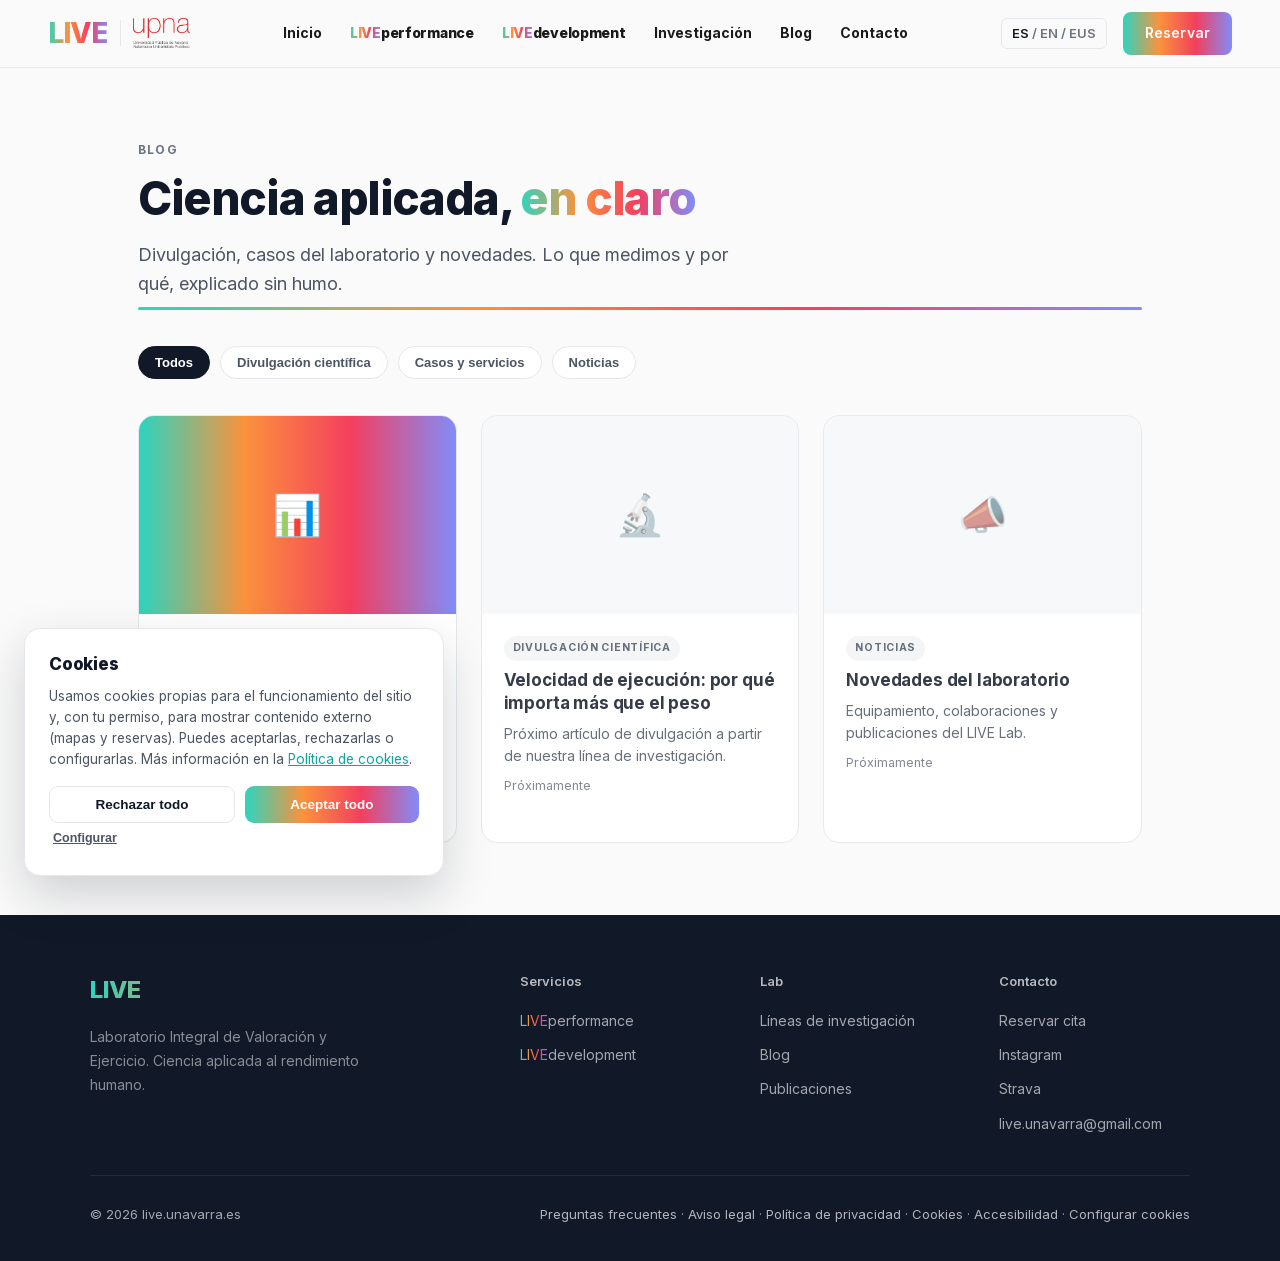
<file: blog.html>
<!DOCTYPE html>
<html lang="es">
<head>
<meta charset="UTF-8">
<meta name="viewport" content="width=device-width, initial-scale=1.0">
<title>Blog | LIVE Lab — ciencia aplicada al rendimiento</title>
<meta name="description" content="Blog del LIVE Lab (UPNA): divulgación científica, casos y servicios del laboratorio y noticias sobre valoración y rendimiento.">
<meta name="robots" content="noindex,nofollow">
<meta name="theme-color" content="#2DD4BF">
<link rel="canonical" href="https://live.unavarra.es/blog.html">
<link rel="icon" href="favicon.svg" type="image/svg+xml">
<meta property="og:type" content="website">
<meta property="og:site_name" content="LIVE Lab">
<meta property="og:locale" content="es_ES">
<meta property="og:locale:alternate" content="en_US">
<meta property="og:url" content="https://live.unavarra.es/blog.html">
<meta property="og:title" content="Blog | LIVE Lab">
<meta property="og:description" content="Divulgación científica, casos y servicios, y noticias del LIVE Lab (UPNA).">
<meta property="og:image" content="https://live.unavarra.es/og-image.png">
<meta name="twitter:card" content="summary_large_image">
<meta name="twitter:title" content="Blog | LIVE Lab">
<meta name="twitter:description" content="Ciencia aplicada al rendimiento — blog del LIVE Lab.">
<meta name="twitter:image" content="https://live.unavarra.es/og-image.png">
<script type="application/ld+json">
{ "@context":"https://schema.org","@type":"Blog","@id":"https://live.unavarra.es/blog.html",
  "name":"Blog del LIVE Lab","url":"https://live.unavarra.es/blog.html",
  "publisher":{"@type":"Organization","name":"LIVE Lab — Universidad Pública de Navarra"},
  "inLanguage":"es" }
</script>
<link rel="stylesheet" href="fonts.css">
<link rel="manifest" href="site.webmanifest">
<link rel="apple-touch-icon" href="icon-180.png">
<style>
  *, *::before, *::after { box-sizing: border-box; margin: 0; padding: 0; }
  :root {
    --teal:#2DD4BF; --orange:#FB923C; --coral:#F43F5E; --blue:#818CF8;
    --white:#FAFAFA; --gray-50:#F3F4F6; --gray-100:#E5E7EB; --gray-200:#E5E7EB;
    --gray-400:#6B7280; --gray-600:#4B5563; --gray-900:#111827; --matte:#1A1A1A;
    --gradient: linear-gradient(90deg, var(--teal), var(--orange), var(--coral), var(--blue));
  }
  html { scroll-behavior: smooth; }
  body { font-family:'Inter',sans-serif; background:var(--white); color:var(--gray-900); line-height:1.6; }
  .grad-text { background:var(--gradient); -webkit-background-clip:text; -webkit-text-fill-color:transparent; background-clip:text; }
  .grad-bar { height:3px; background:var(--gradient); border-radius:2px; }
  .grad-btn { background:var(--gradient); color:white; border:none; padding:14px 32px; border-radius:8px; font-size:15px; font-weight:600; cursor:pointer; letter-spacing:.01em; transition:opacity .2s; }
  .grad-btn:hover { opacity:.88; }

  nav { position:sticky; top:0; z-index:100; background:rgba(250,250,250,.92); backdrop-filter:blur(12px); border-bottom:1px solid var(--gray-100); padding:0 48px; display:flex; align-items:center; justify-content:space-between; height:68px; }
  .nav-logo { font-size:28px; font-weight:800; letter-spacing:-.03em; text-decoration:none; }
  .nav-brandlock { display:flex; align-items:center; gap:12px; }
  .nav-divider { width:1px; height:26px; background:var(--gray-100); }
  .nav-upna { height:30px; width:auto; display:block; }
  .nav-links { display:flex; gap:28px; list-style:none; font-size:14px; font-weight:700; color:#1A1A1A; align-items:center; }
  .nav-links a { text-decoration:none; color:inherit; transition:color .15s; }
  .nav-links a:hover, .nav-links a.current { color:var(--gray-900); }
  .nav-links a.nav-brand { font-weight:800; letter-spacing:-.02em; }
  .nav-links a.nav-brand .sfx { color:#1A1A1A; }
  .nav-right { display:flex; align-items:center; gap:16px; }
  .nav-book-mobile { display: none; }
  .lang-toggle { font-size:13px; font-weight:600; color:var(--gray-400); cursor:pointer; padding:4px 10px; border:1px solid var(--gray-100); border-radius:6px; user-select:none; white-space:nowrap; }
  .lang-toggle .active { color:var(--gray-900); }
  .nav-toggle { display:none; flex-direction:column; gap:5px; background:none; border:none; cursor:pointer; padding:8px; }
  .nav-toggle span { width:22px; height:2px; background:var(--gray-900); border-radius:2px; transition:transform .25s,opacity .25s; }
  .nav-toggle.open span:nth-child(1){ transform:translateY(7px) rotate(45deg); }
  .nav-toggle.open span:nth-child(2){ opacity:0; }
  .nav-toggle.open span:nth-child(3){ transform:translateY(-7px) rotate(-45deg); }

  .b-hero { max-width:1100px; margin:0 auto; padding:72px 48px 8px; }
  .b-hero .section-label { font-size:12px; font-weight:700; letter-spacing:.1em; text-transform:uppercase; color:var(--gray-400); margin-bottom:14px; }
  .b-hero h1 { font-size:46px; font-weight:800; letter-spacing:-.03em; line-height:1.1; margin-bottom:16px; }
  .b-hero p { font-size:18px; color:var(--gray-600); max-width:620px; line-height:1.65; }
  .section-divider { max-width:1100px; margin:0 auto; padding:0 48px; }

  .blog-wrap { max-width:1100px; margin:0 auto; padding:36px 48px 72px; }
  .filters { display:flex; gap:10px; flex-wrap:wrap; margin-bottom:36px; }
  .chip { font-size:13px; font-weight:600; padding:8px 16px; border-radius:100px; border:1px solid var(--gray-100); background:#fff; color:var(--gray-600); cursor:pointer; transition:all .15s; }
  .chip:hover { border-color:var(--gray-400); }
  .chip.active { background:var(--gray-900); color:#fff; border-color:var(--gray-900); }

  .posts { display:grid; grid-template-columns:repeat(3,1fr); gap:24px; }
  .post-card { border:1px solid var(--gray-100); border-radius:16px; overflow:hidden; background:#fff; transition:box-shadow .2s, transform .2s; display:flex; flex-direction:column; }
  .post-card.linked:hover { box-shadow:0 10px 36px rgba(17,24,39,.08); transform:translateY(-2px); }
  .post-card a.cover { text-decoration:none; color:inherit; display:flex; flex-direction:column; height:100%; }
  .pc-thumb { aspect-ratio:16/10; display:flex; align-items:center; justify-content:center; font-size:40px; background:var(--gray-50); }
  .pc-thumb.g { background:var(--gradient); }
  .pc-body { padding:22px 22px 24px; display:flex; flex-direction:column; gap:8px; flex:1; }
  .pc-tag { align-self:flex-start; font-size:10.5px; font-weight:700; letter-spacing:.07em; text-transform:uppercase; padding:4px 9px; border-radius:100px; background:var(--gray-50); color:var(--gray-600); }
  .pc-body h3 { font-size:17px; font-weight:700; letter-spacing:-.01em; line-height:1.35; }
  .pc-body p { font-size:14px; color:var(--gray-600); line-height:1.6; }
  .pc-date { margin-top:auto; font-size:12.5px; color:var(--gray-400); }
  .post-card.soon { opacity:.85; }
  .post-card.soon .pc-thumb { filter:grayscale(.4); opacity:.7; }

  footer { background:var(--gray-900); color:white; padding:56px 48px 36px; }
  .footer-inner { max-width:1100px; margin:0 auto; }
  .footer-top { display:grid; grid-template-columns:2fr 1fr 1fr 1fr; gap:48px; padding-bottom:40px; border-bottom:1px solid rgba(255,255,255,.08); }
  .footer-logo { font-size:24px; font-weight:800; letter-spacing:-.02em; margin-bottom:16px; }
  .footer-desc { font-size:14px; color:rgba(255,255,255,.5); line-height:1.7; max-width:280px; }
  .footer-col h4 { font-size:13px; font-weight:600; margin-bottom:18px; color:rgba(255,255,255,.7); }
  .footer-col ul { list-style:none; display:flex; flex-direction:column; gap:12px; }
  .footer-col ul li { font-size:14px; color:rgba(255,255,255,.62); transition:color .15s; }
  .footer-col ul li:hover { color:white; }
  .footer-col ul li a { color:inherit; text-decoration:none; }
  .footer-bottom { padding-top:28px; display:flex; justify-content:space-between; align-items:center; gap:16px; flex-wrap:wrap; font-size:13px; color:rgba(255,255,255,.62); }
  .footer-bottom a { color:rgba(255,255,255,.68); text-decoration:none; }
  .footer-bottom a:hover { color:#fff; text-decoration:underline; }

  @media (max-width:900px){
    nav { padding:0 24px; }
    .nav-toggle { display:flex; }
    .nav-right .grad-btn { display:none!important; }
    .nav-book-mobile { display:block; }
    .nav-upna { height:22px; }
    .nav-right { gap:8px; }
    .lang-toggle { font-size:11px; padding:3px 6px; }
    .nav-links { position:absolute; top:68px; left:0; right:0; flex-direction:column; gap:0; background:var(--white); border-bottom:1px solid var(--gray-100); padding:8px 0; display:none; align-items:stretch; }
    .nav-links.open { display:flex; }
    .nav-links a { display:block; padding:14px 24px; }
    .b-hero { padding:52px 24px 8px; } .b-hero h1 { font-size:34px; }
    .section-divider, .blog-wrap { padding-left:24px; padding-right:24px; }
    .posts { grid-template-columns:repeat(2,1fr); }
    footer { padding:48px 24px 28px; } .footer-top { grid-template-columns:1fr 1fr; gap:28px; }
  }
  @media (max-width:560px){ .posts { grid-template-columns:1fr; } .footer-top { grid-template-columns:1fr; gap:24px; } .footer-bottom { flex-direction:column; align-items:flex-start; gap:8px; } }
</style>
</head>
<body>
<a href="#top" class="skip-link">Saltar al contenido</a>
<style>.skip-link{position:absolute;left:-9999px;top:0;background:#111827;color:#fff;padding:10px 16px;border-radius:0 0 8px 0;font-size:14px;font-weight:700;z-index:10000;text-decoration:none;}.skip-link:focus{left:0;}</style>

<!-- NAV -->
<nav>
  <div class="nav-brandlock">
    <a href="index.html#top" class="nav-logo grad-text">LIVE</a>
    <span class="nav-divider"></span>
    <img class="nav-upna" src="upna-logo.png" alt="Universidad Pública de Navarra">
  </div>
  <ul class="nav-links" id="navLinks">
    <li><a href="index.html#top" data-i18n="nav.home">Inicio</a></li>
    <li><a href="performance.html" class="nav-brand"><span class="grad-text">LIVE</span><span class="sfx">performance</span></a></li>
    <li><a href="development.html" class="nav-brand"><span class="grad-text">LIVE</span><span class="sfx">development</span></a></li>
    <li><a href="index.html#proyectos" data-i18n="nav.research">Investigación</a></li>
    <li><a href="index.html#blog" data-i18n="nav.blog">Blog</a></li>
    <li><a href="contacto.html" data-i18n="nav.contact">Contacto</a></li>
    <li class="nav-book-mobile"><a href="reservas.html" data-i18n="nav.book">Reservar</a></li>
  </ul>
  <div class="nav-right">
    <div class="lang-toggle" id="langToggle" title="Cambiar idioma / Switch language">
      <span class="active" data-lang="es">ES</span> / <span data-lang="en">EN</span> / <span data-lang="eu">EUS</span>
    </div>
    <a href="reservas.html" class="grad-btn" style="padding:10px 22px; font-size:14px; display:inline-block; text-decoration:none;" data-i18n="nav.book">Reservar</a>
    <button class="nav-toggle" id="navToggle" aria-label="Menú" aria-expanded="false" aria-controls="navLinks"><span></span><span></span><span></span></button>
  </div>
</nav>

<!-- HERO -->
<div class="b-hero" id="top">
  <div class="section-label" data-i18n="bl.label">Blog</div>
  <h1 data-i18n="bl.h1">Ciencia aplicada, <span class="grad-text">en claro</span></h1>
  <p data-i18n="bl.sub">Divulgación, casos del laboratorio y novedades. Lo que medimos y por qué, explicado sin humo.</p>
</div>
<div class="section-divider"><div class="grad-bar"></div></div>

<!-- BLOG -->
<div class="blog-wrap">
  <div class="filters" id="filters">
    <button class="chip active" data-filter="all" data-i18n="bl.f.all">Todos</button>
    <button class="chip" data-filter="divulgacion" data-i18n="bl.f.div">Divulgación científica</button>
    <button class="chip" data-filter="servicios" data-i18n="bl.f.serv">Casos y servicios</button>
    <button class="chip" data-filter="noticias" data-i18n="bl.f.news">Noticias</button>
  </div>

  <div class="posts" id="posts">
    <!-- post real (plantilla de ejemplo) -->
    <article class="post-card linked" data-cat="servicios">
      <a href="blog-que-medimos.html" class="cover">
        <div class="pc-thumb g">📊</div>
        <div class="pc-body">
          <span class="pc-tag" data-i18n="bl.t.serv">Casos y servicios</span>
          <h3>¿Qué medimos en una valoración?</h3>
          <p>Un recorrido por lo que sale de una sesión en el laboratorio: de los datos a decisiones de entrenamiento.</p>
          <span class="pc-date">Artículo de ejemplo</span>
        </div>
      </a>
    </article>

    <!-- placeholders por categoría -->
    <article class="post-card soon" data-cat="divulgacion">
      <div class="cover">
        <div class="pc-thumb">🔬</div>
        <div class="pc-body">
          <span class="pc-tag" data-i18n="bl.t.div">Divulgación científica</span>
          <h3>Velocidad de ejecución: por qué importa más que el peso</h3>
          <p>Próximo artículo de divulgación a partir de nuestra línea de investigación.</p>
          <span class="pc-date" data-i18n="bl.soon">Próximamente</span>
        </div>
      </div>
    </article>

    <article class="post-card soon" data-cat="noticias">
      <div class="cover">
        <div class="pc-thumb">📣</div>
        <div class="pc-body">
          <span class="pc-tag" data-i18n="bl.t.news">Noticias</span>
          <h3>Novedades del laboratorio</h3>
          <p>Equipamiento, colaboraciones y publicaciones del LIVE Lab.</p>
          <span class="pc-date" data-i18n="bl.soon">Próximamente</span>
        </div>
      </div>
    </article>
  </div>
</div>

<!-- FOOTER -->
<footer>
  <div class="footer-inner">
    <div class="footer-top">
      <div>
        <div class="footer-logo grad-text">LIVE</div>
        <p class="footer-desc" data-i18n="foot.desc">Laboratorio Integral de Valoración y Ejercicio. Ciencia aplicada al rendimiento humano.</p>
      </div>
      <div class="footer-col">
        <h4 data-i18n="foot.servicesH">Servicios</h4>
        <ul>
          <li><a href="performance.html"><span class="grad-text">LIVE</span>performance</a></li>
          <li><a href="development.html"><span class="grad-text">LIVE</span>development</a></li>
        </ul>
      </div>
      <div class="footer-col">
        <h4 data-i18n="foot.labH">Lab</h4>
        <ul>
          <li data-i18n="foot.lines">Líneas de investigación</li>
          <li><a href="blog.html" data-i18n="nav.blog">Blog</a></li>
          <li data-i18n="foot.pubs">Publicaciones</li>
        </ul>
      </div>
      <div class="footer-col">
        <h4 data-i18n="nav.contact">Contacto</h4>
        <ul>
          <li><a href="reservas.html" data-i18n="foot.book">Reservar cita</a></li>
          <li><a href="https://instagram.com/live.lab" target="_blank" rel="noopener">Instagram</a></li>
          <li><a href="https://www.strava.com/clubs/liveunavarra" target="_blank" rel="noopener">Strava</a></li>
          <li><a href="mailto:live.unavarra@gmail.com">live.unavarra@gmail.com</a></li>
        </ul>
      </div>
    </div>
    <div class="footer-bottom">
      <span>© 2026 live.unavarra.es</span>
      <span data-i18n="foot.legal"><a href="faq.html">Preguntas frecuentes</a> · <a href="legal.html#aviso-legal">Aviso legal</a> · <a href="legal.html#privacidad">Política de privacidad</a> · <a href="legal.html#cookies">Cookies</a> · <a href="legal.html#accesibilidad">Accesibilidad</a> · <a href="#" data-cookie-settings>Configurar cookies</a></span>
    </div>
  </div>
</footer>

<script>
  const I18N = {
    eu: {
      "nav.home":"Hasiera","nav.research":"Ikerketa","nav.blog":"Bloga","nav.contact":"Harremanetarako","nav.book":"Erreserbatu",
      "bl.label":"Bloga","bl.h1":"Zientzia aplikatua, <span class=\"grad-text\">argi azalduta</span>",
      "bl.sub":"Dibulgazioa, laborategiko kasuak eta berriak. Zer neurtzen dugun eta zergatik, argi eta garbi azalduta.",
      "bl.f.all":"Guztiak","bl.f.div":"Zientzia-dibulgazioa","bl.f.serv":"Kasuak eta zerbitzuak","bl.f.news":"Berriak",
      "bl.t.div":"Zientzia-dibulgazioa","bl.t.serv":"Kasuak eta zerbitzuak","bl.t.news":"Berriak","bl.soon":"Laster",
      "foot.desc":"Balorazio eta Ariketarako Laborategi Integratua. Giza errendimenduari aplikatutako zientzia.",
      "foot.servicesH":"Zerbitzuak","foot.labH":"Laborategia","foot.lines":"Ikerketa-lerroak","foot.pubs":"Argitalpenak","foot.book":"Hitzordua erreserbatu","foot.legal":"<a href=\"faq.html\">FAQ</a> · <a href=\"legal.html#aviso-legal\">Lege-oharra</a> · <a href=\"legal.html#privacidad\">Pribatutasun-politika</a> · <a href=\"legal.html#cookies\">Cookieak</a> · <a href=\"legal.html#accesibilidad\">Irisgarritasuna</a> · <a href=\"#\" data-cookie-settings>Cookieen ezarpenak</a>"
    },
    en: {
    "nav.home":"Home","nav.research":"Research","nav.blog":"Blog","nav.contact":"Contact","nav.book":"Book now",
    "bl.label":"Blog","bl.h1":"Applied science, <span class=\"grad-text\">made clear</span>",
    "bl.sub":"Outreach, lab cases and news. What we measure and why, explained without fluff.",
    "bl.f.all":"All","bl.f.div":"Science outreach","bl.f.serv":"Cases & services","bl.f.news":"News",
    "bl.t.div":"Science outreach","bl.t.serv":"Cases & services","bl.t.news":"News","bl.soon":"Coming soon",
    "foot.desc":"Integrated Laboratory for Assessment and Exercise. Science applied to human performance.",
    "foot.servicesH":"Services","foot.labH":"Lab","foot.lines":"Research lines","foot.pubs":"Publications","foot.book":"Book an appointment","foot.legal":"<a href=\"faq.html\">FAQ</a> · <a href=\"legal.html#aviso-legal\">Legal notice</a> · <a href=\"legal.html#privacidad\">Privacy policy</a> · <a href=\"legal.html#cookies\">Cookies</a> · <a href=\"legal.html#accesibilidad\">Accessibility</a> · <a href=\"#\" data-cookie-settings>Cookie settings</a>"
    }
  };
  const ES = {};
  document.querySelectorAll('[data-i18n]').forEach(el => { ES[el.dataset.i18n] = el.innerHTML; });
  const LANGS=['es','en','eu'];
  function setLang(lang){
    document.documentElement.lang = lang;
    document.querySelectorAll('[data-i18n]').forEach(el => { const k=el.dataset.i18n, v=lang==='es'?ES[k]:(I18N[lang]?.[k]??ES[k]); if(v!=null) el.innerHTML=v; });
    document.querySelectorAll('#langToggle [data-lang]').forEach(s => s.classList.toggle('active', s.dataset.lang===lang));
    try { localStorage.setItem('liveunavarra-lang', lang); } catch(e){}
  }
  document.getElementById('langToggle').addEventListener('click', () => { const next=LANGS[(LANGS.indexOf(document.documentElement.lang)+1)%LANGS.length]; setLang(next); });
  const navToggle=document.getElementById('navToggle'), navLinks=document.getElementById('navLinks');
  navToggle.addEventListener('click', () => { const o = navToggle.classList.toggle('open'); navLinks.classList.toggle('open'); navToggle.setAttribute('aria-expanded', o); });
  navLinks.querySelectorAll('a').forEach(a => a.addEventListener('click', () => { navToggle.classList.remove('open'); navToggle.setAttribute('aria-expanded', false); navLinks.classList.remove('open'); }));
  try { const saved=localStorage.getItem('liveunavarra-lang'); if (saved==='en'||saved==='eu') setLang(saved); } catch(e){}

  // filtro por categoría
  document.getElementById('filters').addEventListener('click', function(e){
    var b = e.target.closest('.chip'); if(!b) return;
    document.querySelectorAll('#filters .chip').forEach(c => c.classList.toggle('active', c===b));
    var f = b.dataset.filter;
    document.querySelectorAll('#posts .post-card').forEach(card => {
      card.style.display = (f==='all' || card.dataset.cat===f) ? '' : 'none';
    });
  });
</script>
<script src="cookies.js" defer></script>

</body>
</html>
</file>
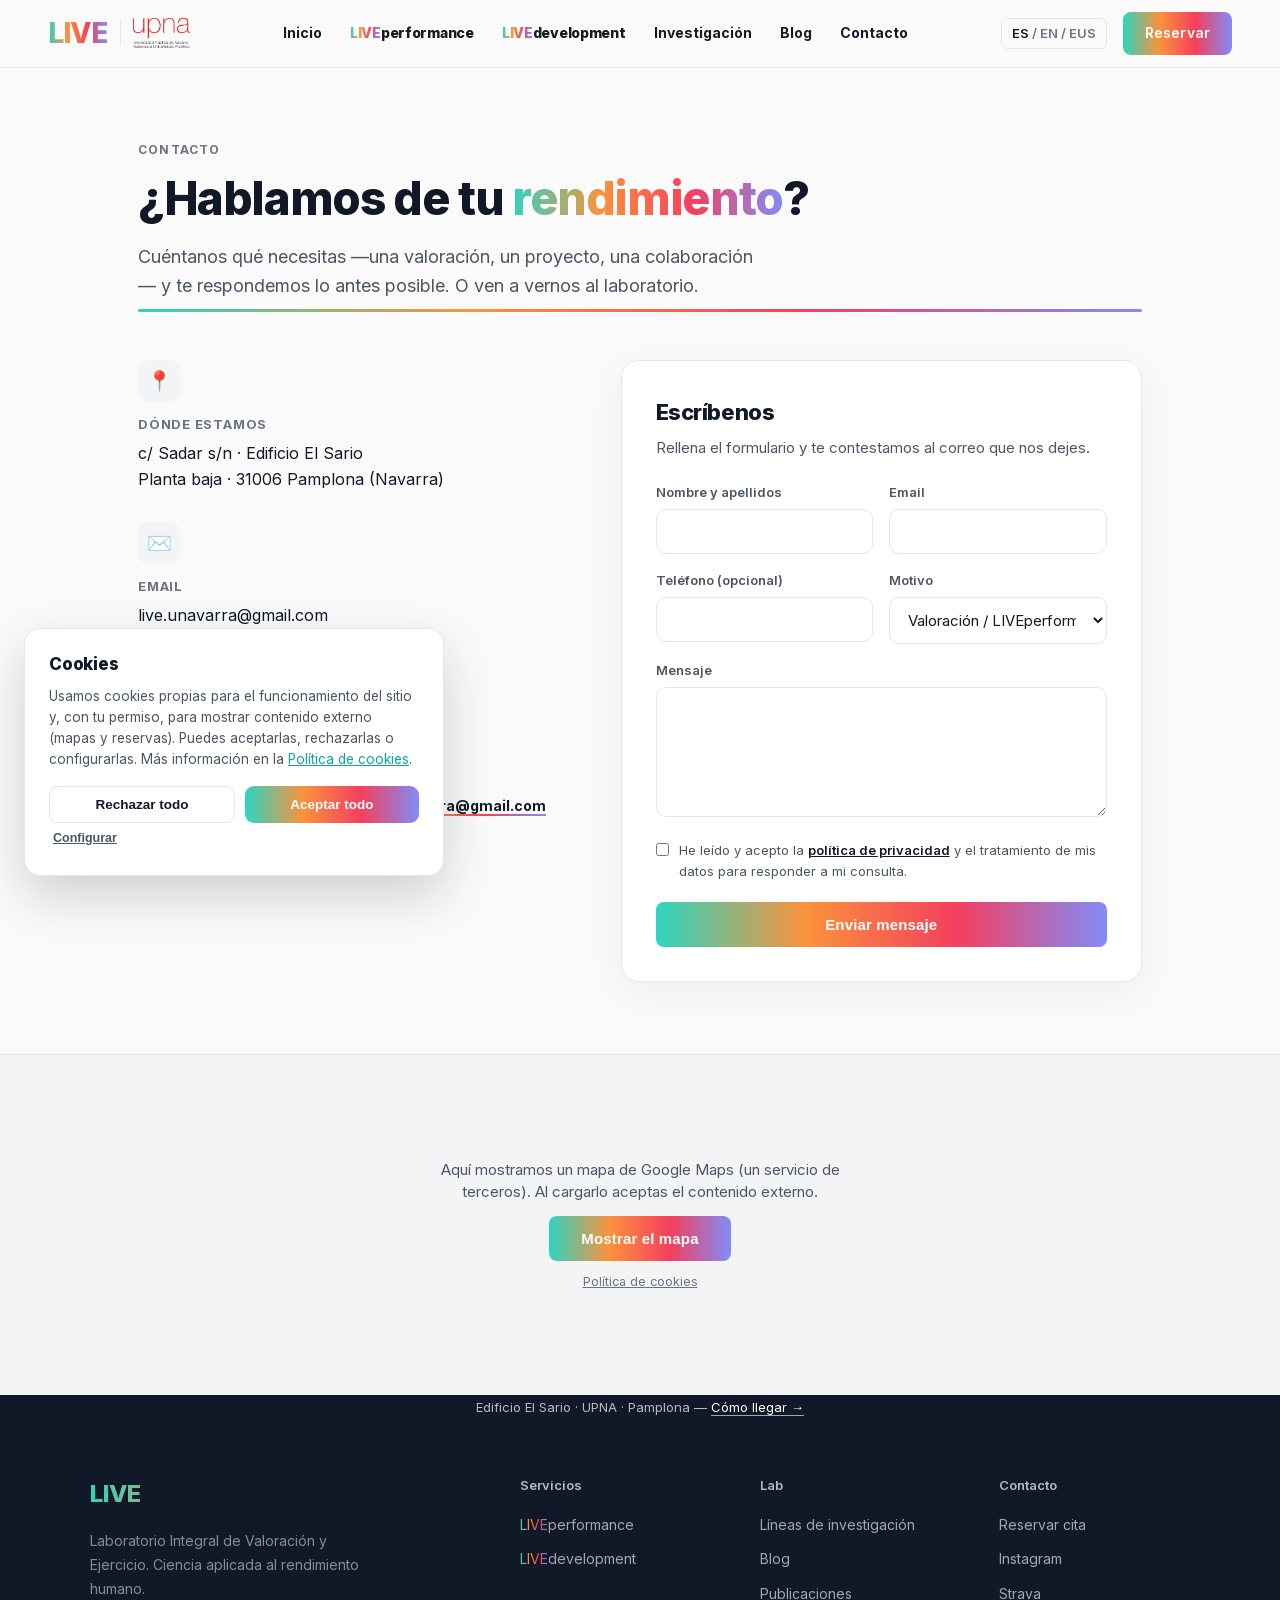
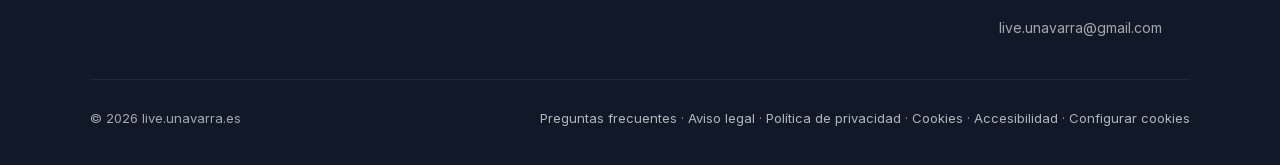
<file: contacto.html>
<!DOCTYPE html>
<html lang="es">
<head>
<meta charset="UTF-8">
<meta name="viewport" content="width=device-width, initial-scale=1.0">
<title>Contacto | LIVE Lab</title>
<meta name="description" content="Contacta con el LIVE Lab (UPNA): c/ Sadar s/n, Edificio El Sario, planta baja, 31006 Pamplona. Email live.unavarra@gmail.com. Lunes a viernes de 9:00 a 18:00.">
<meta name="robots" content="noindex,nofollow">
<meta name="theme-color" content="#2DD4BF">
<link rel="canonical" href="https://live.unavarra.es/contacto.html">
<link rel="icon" href="favicon.svg" type="image/svg+xml">
<!-- Open Graph -->
<meta property="og:type" content="website">
<meta property="og:site_name" content="LIVE Lab">
<meta property="og:locale" content="es_ES">
<meta property="og:locale:alternate" content="en_US">
<meta property="og:url" content="https://live.unavarra.es/contacto.html">
<meta property="og:title" content="Contacto | LIVE Lab">
<meta property="og:description" content="Escríbenos o ven a vernos. Edificio El Sario (UPNA), Pamplona. Lunes a viernes de 9:00 a 18:00.">
<meta property="og:image" content="https://live.unavarra.es/og-image.png">
<meta name="twitter:card" content="summary_large_image">
<meta name="twitter:title" content="Contacto | LIVE Lab">
<meta name="twitter:description" content="Escríbenos o ven a vernos. Edificio El Sario (UPNA), Pamplona.">
<meta name="twitter:image" content="https://live.unavarra.es/og-image.png">
<!-- Structured data -->
<script type="application/ld+json">
{
  "@context": "https://schema.org",
  "@graph": [
    { "@type": "BreadcrumbList", "itemListElement": [
      { "@type": "ListItem", "position": 1, "name": "Inicio", "item": "https://live.unavarra.es/" },
      { "@type": "ListItem", "position": 2, "name": "Contacto", "item": "https://live.unavarra.es/contacto.html" }
    ]},
    {
      "@type": "SportsActivityLocation",
      "@id": "https://live.unavarra.es/#lab",
      "name": "LIVE Lab — Laboratorio Integral de Valoración y Ejercicio",
      "url": "https://live.unavarra.es/",
      "email": "live.unavarra@gmail.com",
      "parentOrganization": { "@type": "CollegeOrUniversity", "name": "Universidad Pública de Navarra" },
      "address": {
        "@type": "PostalAddress",
        "streetAddress": "Calle Sadar s/n, Edificio El Sario, planta baja",
        "addressLocality": "Pamplona",
        "addressRegion": "Navarra",
        "postalCode": "31006",
        "addressCountry": "ES"
      },
      "openingHoursSpecification": {
        "@type": "OpeningHoursSpecification",
        "dayOfWeek": ["Monday","Tuesday","Wednesday","Thursday","Friday"],
        "opens": "09:00", "closes": "18:00"
      }
    }
  ]
}
</script>
<link rel="stylesheet" href="fonts.css">
<link rel="manifest" href="site.webmanifest">
<link rel="apple-touch-icon" href="icon-180.png">
<style>
  *, *::before, *::after { box-sizing: border-box; margin: 0; padding: 0; }
  :root {
    --teal:#2DD4BF; --orange:#FB923C; --coral:#F43F5E; --blue:#818CF8;
    --white:#FAFAFA; --gray-50:#F3F4F6; --gray-100:#E5E7EB; --gray-200:#E5E7EB;
    --gray-400:#6B7280; --gray-600:#4B5563; --gray-900:#111827;
    --matte:#1A1A1A;
    --gradient: linear-gradient(90deg, var(--teal), var(--orange), var(--coral), var(--blue));
  }
  html { scroll-behavior: smooth; }
  [id] { scroll-margin-top: 88px; }
  body { font-family:'Inter',sans-serif; background:var(--white); color:var(--gray-900); line-height:1.6; }
  .grad-text { background:var(--gradient); -webkit-background-clip:text; -webkit-text-fill-color:transparent; background-clip:text; }
  .grad-bar { height:3px; background:var(--gradient); border-radius:2px; }
  .grad-btn { background:var(--gradient); color:white; border:none; padding:14px 32px; border-radius:8px; font-size:15px; font-weight:600; cursor:pointer; letter-spacing:.01em; transition:opacity .2s; }
  .grad-btn:hover { opacity:.88; }

  /* ── NAV (shared) ── */
  nav { position:sticky; top:0; z-index:100; background:rgba(250,250,250,.92); backdrop-filter:blur(12px); border-bottom:1px solid var(--gray-100); padding:0 48px; display:flex; align-items:center; justify-content:space-between; height:68px; }
  .nav-logo { font-size:28px; font-weight:800; letter-spacing:-.03em; text-decoration:none; }
  .nav-brandlock { display:flex; align-items:center; gap:12px; }
  .nav-divider { width:1px; height:26px; background:var(--gray-100); }
  .nav-upna { height:30px; width:auto; display:block; }
  .nav-links { display:flex; gap:28px; list-style:none; font-size:14px; font-weight:700; color:#1A1A1A; align-items:center; }
  .nav-links a { text-decoration:none; color:inherit; transition:color .15s; }
  .nav-links a:hover, .nav-links a.current { color:var(--gray-900); }
  .nav-links a.nav-brand { font-weight:800; letter-spacing:-.02em; }
  .nav-links a.nav-brand .sfx { color:#1A1A1A; }
  .nav-right { display:flex; align-items:center; gap:16px; }
  .nav-book-mobile { display: none; }
  .lang-toggle { font-size:13px; font-weight:600; color:var(--gray-400); cursor:pointer; padding:4px 10px; border:1px solid var(--gray-100); border-radius:6px; user-select:none; white-space:nowrap; }
  .lang-toggle .active { color:var(--gray-900); }
  .nav-toggle { display:none; flex-direction:column; gap:5px; background:none; border:none; cursor:pointer; padding:8px; }
  .nav-toggle span { width:22px; height:2px; background:var(--gray-900); border-radius:2px; transition:transform .25s,opacity .25s; }
  .nav-toggle.open span:nth-child(1){ transform:translateY(7px) rotate(45deg); }
  .nav-toggle.open span:nth-child(2){ opacity:0; }
  .nav-toggle.open span:nth-child(3){ transform:translateY(-7px) rotate(-45deg); }

  /* ── HERO ── */
  .c-hero { max-width:1100px; margin:0 auto; padding:72px 48px 8px; }
  .c-hero .section-label { font-size:12px; font-weight:700; letter-spacing:.1em; text-transform:uppercase; color:var(--gray-400); margin-bottom:14px; }
  .c-hero h1 { font-size:46px; font-weight:800; letter-spacing:-.03em; line-height:1.1; margin-bottom:18px; }
  .c-hero p { font-size:18px; color:var(--gray-600); max-width:620px; line-height:1.65; }
  .section-divider { max-width:1100px; margin:0 auto; padding:0 48px; }

  /* ── CONTACT LAYOUT ── */
  .contact { max-width:1100px; margin:0 auto; padding:48px 48px 72px; display:grid; grid-template-columns:0.9fr 1.1fr; gap:56px; align-items:start; }
  .info-block { margin-bottom:30px; }
  .info-block .ico { width:42px; height:42px; border-radius:11px; background:var(--gray-50); display:flex; align-items:center; justify-content:center; font-size:20px; margin-bottom:12px; }
  .info-block h3 { font-size:13px; font-weight:700; letter-spacing:.06em; text-transform:uppercase; color:var(--gray-400); margin-bottom:6px; }
  .info-block p, .info-block a { font-size:16px; color:var(--gray-900); line-height:1.6; text-decoration:none; }
  .info-block a:hover { color:var(--teal); }
  .info-cta { margin-top:24px; font-size:14px; color:var(--gray-600); }
  .info-cta a { font-weight:700; color:var(--gray-900); text-decoration:none; border-bottom:2px solid; border-image:var(--gradient) 1; }

  /* ── FORM ── */
  .form-card { background:white; border:1px solid var(--gray-100); border-radius:18px; padding:34px; box-shadow:0 10px 40px rgba(17,24,39,.05); }
  .form-card h2 { font-size:22px; font-weight:800; letter-spacing:-.02em; margin-bottom:6px; }
  .form-card .lead { font-size:15px; color:var(--gray-600); margin-bottom:22px; }
  .field { margin-bottom:16px; }
  .field label { display:block; font-size:13px; font-weight:600; color:var(--gray-600); margin-bottom:6px; }
  .field input, .field select, .field textarea {
    width:100%; font-family:inherit; font-size:15px; color:var(--gray-900);
    padding:12px 14px; border:1px solid var(--gray-200); border-radius:10px; background:#fff; transition:border-color .15s, box-shadow .15s;
  }
  .field input:focus, .field select:focus, .field textarea:focus { outline:none; border-color:var(--teal); box-shadow:0 0 0 3px rgba(45,212,191,.18); }
  .field textarea { min-height:130px; resize:vertical; }
  .row2 { display:grid; grid-template-columns:1fr 1fr; gap:16px; }
  .consent { display:flex; gap:10px; align-items:flex-start; font-size:13px; color:var(--gray-600); margin:6px 0 20px; }
  .consent input { margin-top:3px; }
  .consent a { color:var(--gray-900); font-weight:600; }
  .form-card button { width:100%; }
  .hp { position:absolute; left:-9999px; opacity:0; }

  /* ── MAP FALDÓN ── */
  .map-band { width:100%; line-height:0; border-top:1px solid var(--gray-100); }
  .map-band iframe { width:100%; height:380px; border:0; display:block; filter:grayscale(.15); }
  .embed-gate { line-height:1.5; display:flex; flex-direction:column; align-items:center; justify-content:center; gap:12px; text-align:center; padding:32px 24px; min-height:340px; background:var(--gray-50); }
  .embed-gate p { font-size:15px; color:var(--gray-600); max-width:440px; }
  .embed-gate .eg-link { font-size:12.5px; color:var(--gray-400); }
  @media(max-width:560px){ .embed-gate{ min-height:280px; } }
  .map-cap { background:var(--gray-900); color:rgba(255,255,255,.7); font-size:13px; text-align:center; padding:12px 24px; }
  .map-cap a { color:#fff; text-decoration:none; border-bottom:1px solid rgba(255,255,255,.62); }

  /* ── FOOTER (shared) ── */
  footer { background:var(--gray-900); color:white; padding:56px 48px 36px; }
  .footer-inner { max-width:1100px; margin:0 auto; }
  .footer-top { display:grid; grid-template-columns:2fr 1fr 1fr 1fr; gap:48px; padding-bottom:40px; border-bottom:1px solid rgba(255,255,255,.08); }
  .footer-logo { font-size:24px; font-weight:800; letter-spacing:-.02em; margin-bottom:16px; }
  .footer-desc { font-size:14px; color:rgba(255,255,255,.5); line-height:1.7; max-width:280px; }
  .footer-col h4 { font-size:13px; font-weight:600; margin-bottom:18px; color:rgba(255,255,255,.7); }
  .footer-col ul { list-style:none; display:flex; flex-direction:column; gap:12px; }
  .footer-col ul li { font-size:14px; color:rgba(255,255,255,.62); transition:color .15s; }
  .footer-col ul li:hover { color:white; }
  .footer-col ul li a { color:inherit; text-decoration:none; }
  .footer-bottom { padding-top:28px; display:flex; justify-content:space-between; align-items:center; gap:16px; flex-wrap:wrap; font-size:13px; color:rgba(255,255,255,.62); }
  .footer-bottom a { color:rgba(255,255,255,.68); text-decoration:none; }
  .footer-bottom a:hover { color:#fff; text-decoration:underline; }

  @media (max-width:900px){
    nav { padding:0 24px; }
    .nav-toggle { display:flex; }
    .nav-right .grad-btn { display:none!important; }
    .nav-book-mobile { display:block; }
    .nav-upna { height:22px; }
    .nav-right { gap:8px; }
    .lang-toggle { font-size:11px; padding:3px 6px; }
    .nav-links { position:absolute; top:68px; left:0; right:0; flex-direction:column; gap:0; background:var(--white); border-bottom:1px solid var(--gray-100); padding:8px 0; display:none; align-items:stretch; }
    .nav-links.open { display:flex; }
    .nav-links a { display:block; padding:14px 24px; }
    .c-hero { padding:52px 24px 8px; }
    .c-hero h1 { font-size:34px; }
    .section-divider { padding:0 24px; }
    .contact { grid-template-columns:1fr; gap:36px; padding:36px 24px 56px; }
    footer { padding:48px 24px 28px; }
    .footer-top { grid-template-columns:1fr 1fr; gap:28px; }
  }
  @media (max-width:560px){
    .row2 { grid-template-columns:1fr; }
    .footer-top { grid-template-columns:1fr; gap:24px; }
    .footer-bottom { flex-direction:column; align-items:flex-start; gap:8px; }
    .map-band iframe { height:300px; }
  }
</style>
</head>
<body>
<a href="#top" class="skip-link">Saltar al contenido</a>
<style>.skip-link{position:absolute;left:-9999px;top:0;background:#111827;color:#fff;padding:10px 16px;border-radius:0 0 8px 0;font-size:14px;font-weight:700;z-index:10000;text-decoration:none;}.skip-link:focus{left:0;}</style>

<!-- NAV -->
<nav>
  <div class="nav-brandlock">
    <a href="index.html#top" class="nav-logo grad-text">LIVE</a>
    <span class="nav-divider"></span>
    <img class="nav-upna" src="upna-logo.png" alt="Universidad Pública de Navarra">
  </div>
  <ul class="nav-links" id="navLinks">
    <li><a href="index.html#top" data-i18n="nav.home">Inicio</a></li>
    <li><a href="performance.html" class="nav-brand"><span class="grad-text">LIVE</span><span class="sfx">performance</span></a></li>
    <li><a href="development.html" class="nav-brand"><span class="grad-text">LIVE</span><span class="sfx">development</span></a></li>    <li><a href="index.html#proyectos" data-i18n="nav.research">Investigación</a></li>
    <li><a href="index.html#blog" data-i18n="nav.blog">Blog</a></li>
    <li><a href="contacto.html" class="current" data-i18n="nav.contact">Contacto</a></li>
    <li class="nav-book-mobile"><a href="reservas.html" data-i18n="nav.book">Reservar</a></li>
  </ul>
  <div class="nav-right">
    <div class="lang-toggle" id="langToggle" title="Cambiar idioma / Switch language">
      <span class="active" data-lang="es">ES</span> / <span data-lang="en">EN</span> / <span data-lang="eu">EUS</span>
    </div>
    <a href="reservas.html" class="grad-btn" style="padding:10px 22px; font-size:14px; display:inline-block; text-decoration:none;" data-i18n="nav.book">Reservar</a>
    <button class="nav-toggle" id="navToggle" aria-label="Menú" aria-expanded="false" aria-controls="navLinks"><span></span><span></span><span></span></button>
  </div>
</nav>

<!-- HERO -->
<div class="c-hero" id="top">
  <div class="section-label" data-i18n="ct.label">Contacto</div>
  <h1 data-i18n="ct.h1">¿Hablamos de tu <span class="grad-text">rendimiento</span>?</h1>
  <p data-i18n="ct.sub">Cuéntanos qué necesitas —una valoración, un proyecto, una colaboración— y te respondemos lo antes posible. O ven a vernos al laboratorio.</p>
</div>
<div class="section-divider"><div class="grad-bar"></div></div>

<!-- CONTACT -->
<section class="contact">
  <!-- info -->
  <div>
    <div class="info-block">
      <div class="ico">📍</div>
      <h3 data-i18n="ct.addr.h">Dónde estamos</h3>
      <p>c/ Sadar s/n · Edificio El Sario<br>Planta baja · 31006 Pamplona (Navarra)</p>
    </div>
    <div class="info-block">
      <div class="ico">✉️</div>
      <h3 data-i18n="ct.email.h">Email</h3>
      <a href="mailto:live.unavarra@gmail.com">live.unavarra@gmail.com</a>
    </div>
    <div class="info-block">
      <div class="ico">🕘</div>
      <h3 data-i18n="ct.hours.h">Horario</h3>
      <p data-i18n="ct.hours">Lunes a viernes · 9:00 – 18:00</p>
    </div>
    <p class="info-cta" data-i18n="ct.or">¿Prefieres escribir directamente? <a href="mailto:live.unavarra@gmail.com">live.unavarra@gmail.com</a></p>
  </div>

  <!-- form -->
  <div class="form-card">
    <h2 data-i18n="ct.form.h">Escríbenos</h2>
    <p class="lead" data-i18n="ct.form.lead">Rellena el formulario y te contestamos al correo que nos dejes.</p>
    <!-- FormSubmit (gratis). Tras el primer envío llega un email de confirmación a live.unavarra@gmail.com; al confirmarlo, el buzón queda activo. -->
    <form action="https://formsubmit.co/live.unavarra@gmail.com" method="POST">
      <input type="hidden" name="_subject" value="Nuevo contacto desde la web LIVE Lab">
      <input type="hidden" name="_template" value="table">
      <input type="text" name="_honey" class="hp" tabindex="-1" autocomplete="off" aria-hidden="true">
      <div class="row2">
        <div class="field">
          <label for="nombre" data-i18n="ct.f.name">Nombre y apellidos</label>
          <input id="nombre" name="nombre" type="text" required>
        </div>
        <div class="field">
          <label for="email" data-i18n="ct.f.email">Email</label>
          <input id="email" name="email" type="email" required>
        </div>
      </div>
      <div class="row2">
        <div class="field">
          <label for="tel" data-i18n="ct.f.phone">Teléfono (opcional)</label>
          <input id="tel" name="telefono" type="tel">
        </div>
        <div class="field">
          <label for="asunto" data-i18n="ct.f.subject">Motivo</label>
          <select id="asunto" name="asunto">
            <option data-i18n="ct.f.opt1">Valoración / LIVEperformance</option>
            <option data-i18n="ct.f.opt2">Formación o proyecto / LIVEdevelopment</option>
            <option data-i18n="ct.f.opt3">Reservar una cita</option>
            <option data-i18n="ct.f.opt4">Colaboración / investigación</option>
            <option data-i18n="ct.f.opt5">Otro</option>
          </select>
        </div>
      </div>
      <div class="field">
        <label for="msg" data-i18n="ct.f.msg">Mensaje</label>
        <textarea id="msg" name="mensaje" required></textarea>
      </div>
      <label class="consent">
        <input type="checkbox" name="consentimiento" required>
        <span data-i18n="ct.f.consent">He leído y acepto la <a href="legal.html#privacidad">política de privacidad</a> y el tratamiento de mis datos para responder a mi consulta.</span>
      </label>
      <button type="submit" class="grad-btn" data-i18n="ct.f.send">Enviar mensaje</button>
    </form>
  </div>
</section>

<!-- MAP FALDÓN (gated por consentimiento) -->
<div class="map-band" id="mapBand">
  <div class="embed-gate" id="mapGate">
    <p data-i18n="ct.map.gate">Aquí mostramos un mapa de Google Maps (un servicio de terceros). Al cargarlo aceptas el contenido externo.</p>
    <button type="button" class="grad-btn" id="mapLoad" data-i18n="ct.map.load">Mostrar el mapa</button>
    <a href="legal.html#cookies" class="eg-link" data-i18n="ct.map.policy">Política de cookies</a>
  </div>
  <div class="map-cap" data-i18n="ct.map.cap">Edificio El Sario · UPNA · Pamplona — <a href="https://maps.google.com/maps?q=Edificio+El+Sario+Calle+Sadar+31006+Pamplona" target="_blank" rel="noopener">Cómo llegar →</a></div>
</div>
<script>
  document.addEventListener('DOMContentLoaded', function(){
    var band=document.getElementById('mapBand'), gate=document.getElementById('mapGate');
    if(!band || !gate) return;
    function loadMap(){
      if(!gate) return;
      var f=document.createElement('iframe');
      f.title="Ubicación del LIVE Lab — Edificio El Sario, Pamplona";
      f.src="https://maps.google.com/maps?q=Edificio%20El%20Sario%2C%20Calle%20Sadar%2C%2031006%20Pamplona&z=16&output=embed";
      f.loading="lazy"; f.setAttribute("referrerpolicy","no-referrer-when-downgrade"); f.setAttribute("allowfullscreen","");
      band.insertBefore(f, gate); gate.remove(); gate=null;
    }
    var btn=document.getElementById('mapLoad');
    if(btn) btn.addEventListener('click', function(){ if(window.cookieConsent) window.cookieConsent.grant('external'); loadMap(); });
    if(window.cookieConsent && window.cookieConsent.get('external')) loadMap();
    document.addEventListener('cookie:change', function(e){ if(e.detail && e.detail.external) loadMap(); });
  });
</script>

<!-- FOOTER -->
<footer>
  <div class="footer-inner">
    <div class="footer-top">
      <div>
        <div class="footer-logo grad-text">LIVE</div>
        <p class="footer-desc" data-i18n="foot.desc">Laboratorio Integral de Valoración y Ejercicio. Ciencia aplicada al rendimiento humano.</p>
      </div>
      <div class="footer-col">
        <h4 data-i18n="foot.servicesH">Servicios</h4>
        <ul>
          <li><a href="performance.html"><span class="grad-text">LIVE</span>performance</a></li>
          <li><a href="development.html"><span class="grad-text">LIVE</span>development</a></li>
        </ul>
      </div>
      <div class="footer-col">
        <h4 data-i18n="foot.labH">Lab</h4>
        <ul>
          <li data-i18n="foot.lines">Líneas de investigación</li>
          <li data-i18n="nav.blog">Blog</li>
          <li data-i18n="foot.pubs">Publicaciones</li>
        </ul>
      </div>
      <div class="footer-col">
        <h4 data-i18n="nav.contact">Contacto</h4>
        <ul>
          <li data-i18n="foot.book">Reservar cita</li>
          <li><a href="https://instagram.com/live.lab" target="_blank" rel="noopener">Instagram</a></li>
          <li><a href="https://www.strava.com/clubs/liveunavarra" target="_blank" rel="noopener">Strava</a></li>
          <li><a href="mailto:live.unavarra@gmail.com">live.unavarra@gmail.com</a></li>
        </ul>
      </div>
    </div>
    <div class="footer-bottom">
      <span>© 2026 live.unavarra.es</span>
      <span data-i18n="foot.legal"><a href="faq.html">Preguntas frecuentes</a> · <a href="legal.html#aviso-legal">Aviso legal</a> · <a href="legal.html#privacidad">Política de privacidad</a> · <a href="legal.html#cookies">Cookies</a> · <a href="legal.html#accesibilidad">Accesibilidad</a> · <a href="#" data-cookie-settings>Configurar cookies</a></span>
    </div>
  </div>
</footer>

<script>
  const I18N = {
    eu: {
      "nav.home":"Hasiera","nav.projects":"Proiektuak","nav.research":"Ikerketa","nav.blog":"Bloga","nav.contact":"Harremanetarako","nav.book":"Erreserbatu",
      "ct.label":"Harremanetarako",
      "ct.h1":"Zure <span class=\"grad-text\">errendimenduaz</span> hitz egiten dugu?",
      "ct.sub":"Esaguzu zer behar duzun —balorazio bat, proiektu bat, lankidetza bat— eta ahalik eta lasterren erantzungo dizugu. Edo etorri laborategira gu ikustera.",
      "ct.addr.h":"Non gaude",
      "ct.email.h":"Emaila",
      "ct.hours.h":"Ordutegia",
      "ct.hours":"Astelehenetik ostiralera · 9:00 – 18:00",
      "ct.or":"Zuzenean idatzi nahiago? <a href=\"mailto:live.unavarra@gmail.com\">live.unavarra@gmail.com</a>",
      "ct.form.h":"Idatzi guri",
      "ct.form.lead":"Bete formularioa eta utzitako emailera erantzungo dizugu.",
      "ct.f.name":"Izen-abizenak","ct.f.email":"Emaila","ct.f.phone":"Telefonoa (aukerakoa)","ct.f.subject":"Arrazoia",
      "ct.f.opt1":"Balorazioa / LIVEperformance","ct.f.opt2":"Prestakuntza edo proiektua / LIVEdevelopment","ct.f.opt3":"Hitzordua erreserbatu","ct.f.opt4":"Lankidetza / ikerketa","ct.f.opt5":"Beste bat",
      "ct.f.msg":"Mezua",
      "ct.f.consent":"Irakurri dut eta onartzen dut <a href=\"legal.html#privacidad\">pribatutasun-politika</a> eta nire datuen tratamendua nire kontsulta erantzuteko.",
      "ct.f.send":"Mezua bidali",
      "ct.map.gate":"Hemen Google Maps mapa bat erakusten dugu (hirugarrenen zerbitzua). Kargatzean kanpoko edukia onartzen duzu.",
      "ct.map.load":"Mapa erakutsi",
      "ct.map.policy":"Cookie-politika",
      "ct.map.cap":"El Sario eraikina · UPNA · Iruña — <a href=\"https://maps.google.com/maps?q=Edificio+El+Sario+Calle+Sadar+31006+Pamplona\" target=\"_blank\" rel=\"noopener\">Nola joan →</a>",
      "foot.desc":"Balorazio eta Ariketarako Laborategi Integratua. Giza errendimenduari aplikatutako zientzia.",
      "foot.servicesH":"Zerbitzuak","foot.labH":"Laborategia","foot.lines":"Ikerketa-lerroak","foot.pubs":"Argitalpenak","foot.book":"Hitzordua erreserbatu","foot.legal":"<a href=\"faq.html\">FAQ</a> · <a href=\"legal.html#aviso-legal\">Lege-oharra</a> · <a href=\"legal.html#privacidad\">Pribatutasun-politika</a> · <a href=\"legal.html#cookies\">Cookieak</a> · <a href=\"legal.html#accesibilidad\">Irisgarritasuna</a> · <a href=\"#\" data-cookie-settings>Cookieen ezarpenak</a>"
    },
    en: {
    "nav.home":"Home","nav.projects":"Projects","nav.research":"Research","nav.blog":"Blog","nav.contact":"Contact","nav.book":"Book now",
    "ct.label":"Contact",
    "ct.h1":"Shall we talk about your <span class=\"grad-text\">performance</span>?",
    "ct.sub":"Tell us what you need — an assessment, a project, a collaboration — and we'll get back to you as soon as possible. Or come and see us at the lab.",
    "ct.addr.h":"Where we are",
    "ct.email.h":"Email",
    "ct.hours.h":"Opening hours",
    "ct.hours":"Monday to Friday · 9:00 – 18:00",
    "ct.or":"Prefer to write directly? <a href=\"mailto:live.unavarra@gmail.com\">live.unavarra@gmail.com</a>",
    "ct.form.h":"Write to us",
    "ct.form.lead":"Fill in the form and we'll reply to the email you provide.",
    "ct.f.name":"Full name","ct.f.email":"Email","ct.f.phone":"Phone (optional)","ct.f.subject":"Reason",
    "ct.f.opt1":"Assessment / LIVEperformance","ct.f.opt2":"Training or project / LIVEdevelopment","ct.f.opt3":"Book an appointment","ct.f.opt4":"Collaboration / research","ct.f.opt5":"Other",
    "ct.f.msg":"Message",
    "ct.f.consent":"I have read and accept the <a href=\"legal.html#privacidad\">privacy policy</a> and the processing of my data to answer my enquiry.",
    "ct.f.send":"Send message",
    "ct.map.gate":"We display a Google Maps map here (a third-party service). Loading it means you accept external content.",
    "ct.map.load":"Show the map",
    "ct.map.policy":"Cookie policy",
    "ct.map.cap":"Edificio El Sario · UPNA · Pamplona — <a href=\"https://maps.google.com/maps?q=Edificio+El+Sario+Calle+Sadar+31006+Pamplona\" target=\"_blank\" rel=\"noopener\">Get directions →</a>",
    "foot.desc":"Integrated Laboratory for Assessment and Exercise. Science applied to human performance.",
    "foot.servicesH":"Services","foot.labH":"Lab","foot.lines":"Research lines","foot.pubs":"Publications","foot.book":"Book an appointment","foot.legal":"<a href=\"faq.html\">FAQ</a> · <a href=\"legal.html#aviso-legal\">Legal notice</a> · <a href=\"legal.html#privacidad\">Privacy policy</a> · <a href=\"legal.html#cookies\">Cookies</a> · <a href=\"legal.html#accesibilidad\">Accessibility</a> · <a href=\"#\" data-cookie-settings>Cookie settings</a>"
    }
  };
  const ES = {};
  document.querySelectorAll('[data-i18n]').forEach(el => { ES[el.dataset.i18n] = el.innerHTML; });
  const LANGS=['es','en','eu'];
  function setLang(lang){
    document.documentElement.lang = lang;
    document.querySelectorAll('[data-i18n]').forEach(el => {
      const k = el.dataset.i18n, v = lang==='es' ? ES[k] : (I18N[lang]?.[k] ?? ES[k]);
      if (v != null) el.innerHTML = v;
    });
    document.querySelectorAll('#langToggle [data-lang]').forEach(s => s.classList.toggle('active', s.dataset.lang===lang));
    try { localStorage.setItem('liveunavarra-lang', lang); } catch(e){}
  }
  document.getElementById('langToggle').addEventListener('click', () => { const next=LANGS[(LANGS.indexOf(document.documentElement.lang)+1)%LANGS.length]; setLang(next); });
  const navToggle=document.getElementById('navToggle'), navLinks=document.getElementById('navLinks');
  navToggle.addEventListener('click', () => { const o = navToggle.classList.toggle('open'); navLinks.classList.toggle('open'); navToggle.setAttribute('aria-expanded', o); });
  navLinks.querySelectorAll('a').forEach(a => a.addEventListener('click', () => { navToggle.classList.remove('open'); navToggle.setAttribute('aria-expanded', false); navLinks.classList.remove('open'); }));
  try { const saved=localStorage.getItem('liveunavarra-lang'); if (saved==='en'||saved==='eu') setLang(saved); } catch(e){}
</script>
<script src="cookies.js" defer></script>

</body>
</html>
</file>
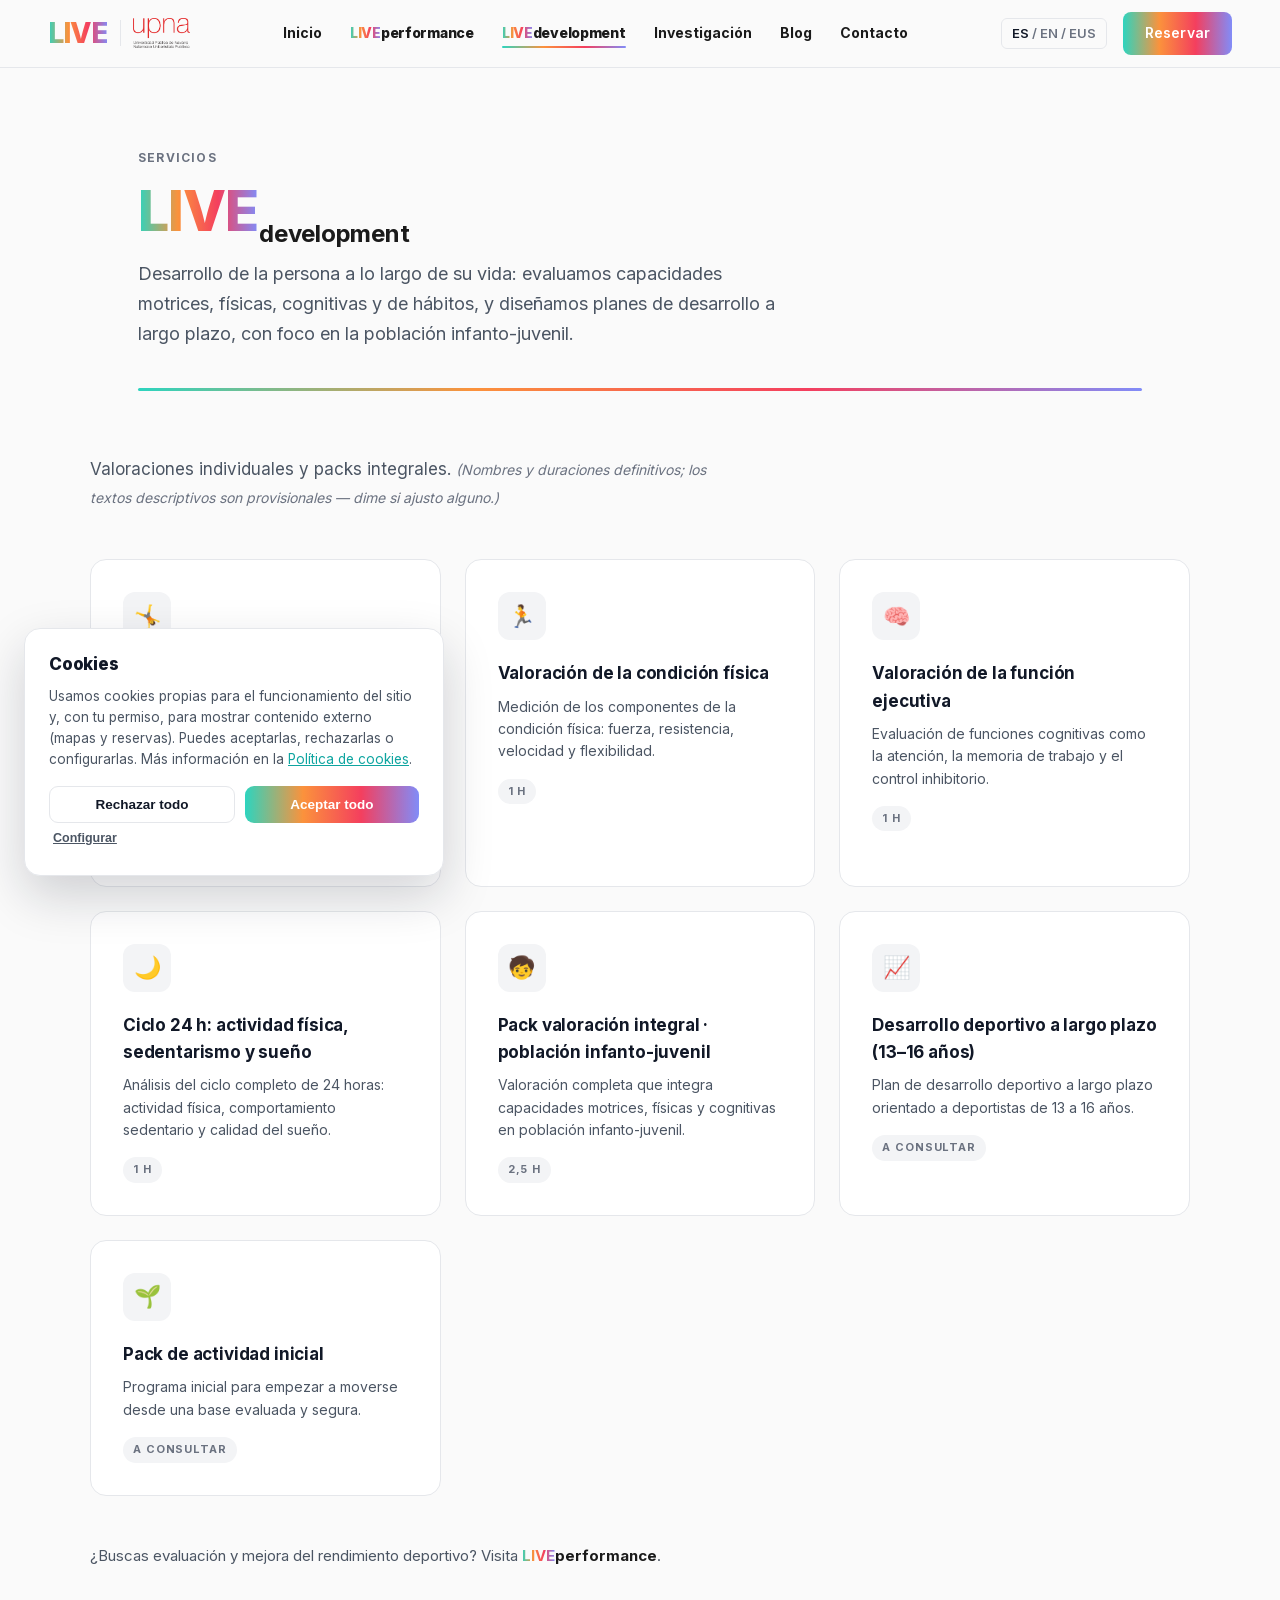
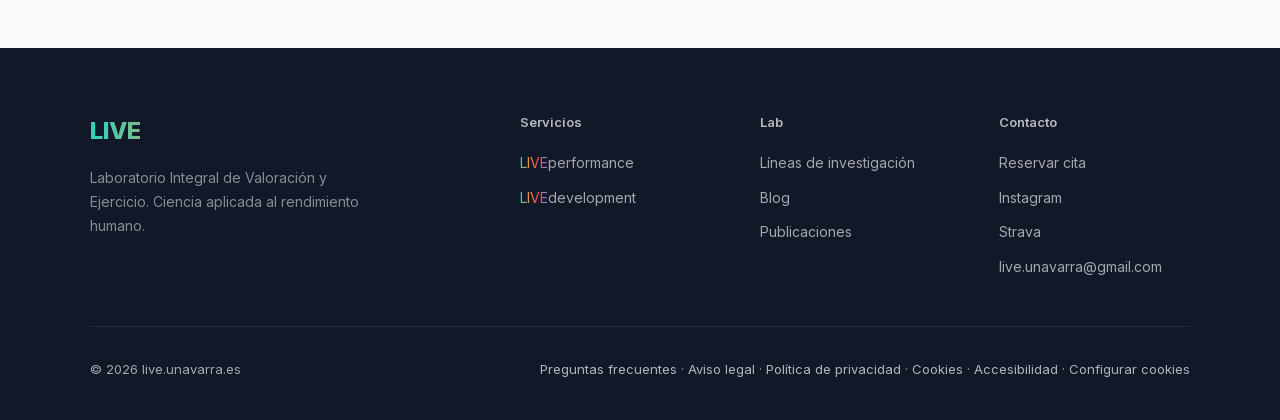
<file: development.html>
<!DOCTYPE html>
<html lang="es">
<head>
<meta charset="UTF-8">
<meta name="viewport" content="width=device-width, initial-scale=1.0">
<title>LIVEdevelopment · Valoración y desarrollo infanto-juvenil | LIVE Lab</title>
<meta name="description" content="LIVEdevelopment del LIVE Lab: valoración de habilidades motrices, condición física, función ejecutiva, ciclo de 24 h y desarrollo deportivo a largo plazo (13–16 años). Pamplona, Navarra.">
<meta name="robots" content="noindex,nofollow">
<meta name="theme-color" content="#2DD4BF">
<link rel="canonical" href="https://live.unavarra.es/development.html">
<link rel="icon" href="favicon.svg" type="image/svg+xml">
<!-- Open Graph -->
<meta property="og:type" content="website">
<meta property="og:site_name" content="LIVE Lab">
<meta property="og:locale" content="es_ES">
<meta property="og:locale:alternate" content="en_US">
<meta property="og:url" content="https://live.unavarra.es/development.html">
<meta property="og:title" content="LIVEdevelopment · Valoración y desarrollo infanto-juvenil | LIVE Lab">
<meta property="og:description" content="Valoración de habilidades motrices, condición física, función ejecutiva, ciclo de 24 h y desarrollo deportivo a largo plazo.">
<meta property="og:image" content="https://live.unavarra.es/og-image.png">
<!-- Twitter -->
<meta name="twitter:card" content="summary_large_image">
<meta name="twitter:title" content="LIVEdevelopment | LIVE Lab">
<meta name="twitter:description" content="Valoración y desarrollo de capacidades motrices, físicas y cognitivas. Foco en población infanto-juvenil.">
<meta name="twitter:image" content="https://live.unavarra.es/og-image.png">
<!-- Structured data -->
<script type="application/ld+json">
{
  "@context": "https://schema.org",
  "@graph": [
    {
      "@type": "BreadcrumbList",
      "itemListElement": [
        { "@type": "ListItem", "position": 1, "name": "Inicio", "item": "https://live.unavarra.es/" },
        { "@type": "ListItem", "position": 2, "name": "LIVEdevelopment", "item": "https://live.unavarra.es/development.html" }
      ]
    },
    {
      "@type": "ItemList",
      "name": "Servicios LIVEdevelopment",
      "itemListElement": [
        { "@type": "ListItem", "position": 1, "name": "Valoración de habilidades motrices básicas" },
        { "@type": "ListItem", "position": 2, "name": "Valoración de la condición física" },
        { "@type": "ListItem", "position": 3, "name": "Valoración de la función ejecutiva" },
        { "@type": "ListItem", "position": 4, "name": "Ciclo 24 h: actividad física, sedentarismo y sueño" },
        { "@type": "ListItem", "position": 5, "name": "Pack valoración integral en población infanto-juvenil" },
        { "@type": "ListItem", "position": 6, "name": "Desarrollo deportivo a largo plazo (13–16 años)" },
        { "@type": "ListItem", "position": 7, "name": "Pack de actividad inicial" }
      ]
    }
  ]
}
</script>
<link rel="stylesheet" href="fonts.css">
<link rel="manifest" href="site.webmanifest">
<link rel="apple-touch-icon" href="icon-180.png">
<style>
  *, *::before, *::after { box-sizing: border-box; margin: 0; padding: 0; }
  :root {
    --teal:#2DD4BF; --orange:#FB923C; --coral:#F43F5E; --blue:#818CF8;
    --white:#FAFAFA; --gray-50:#F3F4F6; --gray-100:#E5E7EB; --gray-200:#E5E7EB;
    --gray-400:#6B7280; --gray-600:#4B5563; --gray-900:#111827;
    --matte:#1A1A1A;
    --gradient: linear-gradient(90deg, var(--teal), var(--orange), var(--coral), var(--blue));
  }
  html { scroll-behavior: smooth; }
  [id] { scroll-margin-top: 88px; }
  body { font-family:'Inter',sans-serif; background:var(--white); color:var(--gray-900); line-height:1.6; }

  .grad-text { background:var(--gradient); -webkit-background-clip:text; -webkit-text-fill-color:transparent; background-clip:text; }
  .grad-bar { height:3px; background:var(--gradient); border-radius:2px; }
  .grad-btn { background:var(--gradient); color:white; border:none; padding:14px 32px; border-radius:8px; font-size:15px; font-weight:600; cursor:pointer; letter-spacing:.01em; transition:opacity .2s; }
  .grad-btn:hover { opacity:.88; }

  /* ── NAV (shared) ── */
  nav { position:sticky; top:0; z-index:100; background:rgba(250,250,250,.92); backdrop-filter:blur(12px); border-bottom:1px solid var(--gray-100); padding:0 48px; display:flex; align-items:center; justify-content:space-between; height:68px; }
  .nav-logo { font-size:28px; font-weight:800; letter-spacing:-.03em; text-decoration:none; }
  .nav-brandlock { display:flex; align-items:center; gap:12px; }
  .nav-divider { width:1px; height:26px; background:var(--gray-100); }
  .nav-upna { height:30px; width:auto; display:block; }
  .nav-links { display:flex; gap:28px; list-style:none; font-size:14px; font-weight:700; color:#1A1A1A; align-items:center; }
  .nav-links a { text-decoration:none; color:inherit; transition:color .15s; }
  .nav-links a:hover, .nav-links a.current { color:var(--gray-900); }
  .nav-links a.nav-brand { font-weight:800; letter-spacing:-.02em; position:relative; }
  .nav-links a.nav-brand .sfx { color:#1A1A1A; }
  .nav-links a.nav-brand.current::after { content:""; position:absolute; left:0; right:0; bottom:-7px; height:2px; background:var(--gradient); border-radius:2px; }
  .nav-right { display:flex; align-items:center; gap:16px; }
  .nav-book-mobile { display: none; }
  .lang-toggle { font-size:13px; font-weight:600; color:var(--gray-400); cursor:pointer; padding:4px 10px; border:1px solid var(--gray-100); border-radius:6px; user-select:none; white-space:nowrap; }
  .lang-toggle .active { color:var(--gray-900); }
  .nav-toggle { display:none; flex-direction:column; gap:5px; background:none; border:none; cursor:pointer; padding:8px; }
  .nav-toggle span { width:22px; height:2px; background:var(--gray-900); border-radius:2px; transition:transform .25s,opacity .25s; }
  .nav-toggle.open span:nth-child(1){ transform:translateY(7px) rotate(45deg); }
  .nav-toggle.open span:nth-child(2){ opacity:0; }
  .nav-toggle.open span:nth-child(3){ transform:translateY(-7px) rotate(-45deg); }

  /* ── PAGE HERO ── */
  .page-hero { max-width:1100px; margin:0 auto; padding:80px 48px 40px; }
  .page-hero .section-label { font-size:12px; font-weight:700; letter-spacing:.1em; text-transform:uppercase; color:var(--gray-400); margin-bottom:16px; }
  .page-hero p { font-size:18px; color:var(--gray-600); max-width:640px; line-height:1.65; margin-top:20px; }
  .section-divider { max-width:1100px; margin:0 auto; padding:0 48px; }

  /* ── BRAND WORDMARK (LIVE + subscript suffix) ── */
  .wordmark { display:inline-block; font-weight:800; letter-spacing:-.03em; line-height:1; }
  .wordmark .wm-live { font-size:56px; }
  .wordmark .wm-suffix { font-size:24px; font-weight:700; color:var(--matte); position:relative; top:11px; left:1px; letter-spacing:-.01em; }

  /* ── SERVICE SECTIONS ── */
  section { padding:64px 48px 80px; }
  .section-inner { max-width:1100px; margin:0 auto; }
  .brand-sub { font-size:17px; color:var(--gray-600); max-width:620px; line-height:1.65; margin:0 0 48px; }
  .brand-sub em { color:var(--gray-400); font-size:14px; }
  .services-grid { display:grid; grid-template-columns:repeat(3,1fr); gap:24px; }
  .service-card { background:white; border:1px solid var(--gray-100); border-radius:16px; padding:32px; transition:box-shadow .2s,transform .2s; }
  .service-card:hover { box-shadow:0 8px 32px rgba(0,0,0,.06); transform:translateY(-2px); }
  .service-icon { width:48px; height:48px; border-radius:12px; background:var(--gray-50); display:flex; align-items:center; justify-content:center; font-size:22px; margin-bottom:20px; }
  .service-card h3 { font-size:17px; font-weight:700; margin-bottom:8px; letter-spacing:-.01em; }
  .service-card p { font-size:14px; color:var(--gray-600); line-height:1.6; }
  .service-tag { display:inline-block; margin-top:16px; font-size:11px; font-weight:700; letter-spacing:.08em; text-transform:uppercase; padding:4px 10px; border-radius:100px; background:var(--gray-50); color:var(--gray-400); }
  .cross-link { max-width:1100px; margin:48px auto 0; font-size:15px; color:var(--gray-600); }
  .cross-link a { font-weight:700; text-decoration:none; }
  .cross-link a .sfx { color:var(--matte); }

  /* ── FOOTER (shared) ── */
  footer { background:var(--gray-900); color:white; padding:64px 48px 40px; }
  .footer-inner { max-width:1100px; margin:0 auto; }
  .footer-top { display:grid; grid-template-columns:2fr 1fr 1fr 1fr; gap:48px; padding-bottom:48px; border-bottom:1px solid rgba(255,255,255,.08); }
  .footer-logo { font-size:24px; font-weight:800; letter-spacing:-.02em; margin-bottom:16px; }
  .footer-desc { font-size:14px; color:rgba(255,255,255,.5); line-height:1.7; max-width:280px; }
  .footer-col h4 { font-size:13px; font-weight:600; margin-bottom:20px; color:rgba(255,255,255,.7); }
  .footer-col ul { list-style:none; display:flex; flex-direction:column; gap:12px; }
  .footer-col ul li { font-size:14px; color:rgba(255,255,255,.62); transition:color .15s; }
  .footer-col ul li:hover { color:white; }
  .footer-col ul li a { color:inherit; text-decoration:none; }
  .footer-bottom { padding-top:32px; display:flex; justify-content:space-between; align-items:center; gap:16px; flex-wrap:wrap; font-size:13px; color:rgba(255,255,255,.62); }
  .footer-bottom a { color:rgba(255,255,255,.68); text-decoration:none; }
  .footer-bottom a:hover { color:#fff; text-decoration:underline; }

  /* ── RESPONSIVE ── */
  @media (max-width:900px){
    nav { padding:0 24px; }
    .nav-toggle { display:flex; }
    .nav-right .grad-btn { display:none!important; }
    .nav-book-mobile { display:block; }
    .nav-upna { height:22px; }
    .nav-right { gap:8px; }
    .lang-toggle { font-size:11px; padding:3px 6px; }
    .nav-links { position:absolute; top:68px; left:0; right:0; flex-direction:column; gap:0; background:var(--white); border-bottom:1px solid var(--gray-100); padding:8px 0; display:none; align-items:stretch; }
    .nav-links.open { display:flex; }
    .nav-links a { display:block; padding:14px 24px; }
    .nav-links a:hover { background:var(--gray-50); }
    .nav-links a.nav-brand.current::after { display:none; }
    .page-hero { padding:56px 24px 32px; }
    .section-divider { padding:0 24px; }
    section { padding:48px 24px 56px; }
    .services-grid { grid-template-columns:repeat(2,1fr); }
    .wordmark .wm-live { font-size:44px; }
    .wordmark .wm-suffix { font-size:20px; top:9px; }
    footer { padding:56px 24px 32px; }
    .footer-top { grid-template-columns:1fr 1fr; gap:32px; }
  }
  @media (max-width:560px){
    .services-grid { grid-template-columns:1fr; }
    .wordmark .wm-live { font-size:38px; }
    .wordmark .wm-suffix { font-size:17px; top:8px; }
    .footer-top { grid-template-columns:1fr; gap:28px; }
    .footer-bottom { flex-direction:column; align-items:flex-start; gap:8px; }
  }
</style>
</head>
<body>
<a href="#top" class="skip-link">Saltar al contenido</a>
<style>.skip-link{position:absolute;left:-9999px;top:0;background:#111827;color:#fff;padding:10px 16px;border-radius:0 0 8px 0;font-size:14px;font-weight:700;z-index:10000;text-decoration:none;}.skip-link:focus{left:0;}</style>

<!-- NAV -->
<nav>
  <div class="nav-brandlock">
    <a href="index.html#top" class="nav-logo grad-text">LIVE</a>
    <span class="nav-divider"></span>
    <img class="nav-upna" src="upna-logo.png" alt="Universidad Pública de Navarra">
  </div>
  <ul class="nav-links" id="navLinks">
    <li><a href="index.html#top" data-i18n="nav.home">Inicio</a></li>
    <li><a href="performance.html" class="nav-brand"><span class="grad-text">LIVE</span><span class="sfx">performance</span></a></li>
    <li><a href="development.html" class="nav-brand current"><span class="grad-text">LIVE</span><span class="sfx">development</span></a></li>    <li><a href="index.html#proyectos" data-i18n="nav.research">Investigación</a></li>
    <li><a href="index.html#blog" data-i18n="nav.blog">Blog</a></li>
    <li><a href="contacto.html" data-i18n="nav.contact">Contacto</a></li>
    <li class="nav-book-mobile"><a href="reservas.html" data-i18n="nav.book">Reservar</a></li>
  </ul>
  <div class="nav-right">
    <div class="lang-toggle" id="langToggle" title="Cambiar idioma / Switch language">
      <span class="active" data-lang="es">ES</span> / <span data-lang="en">EN</span> / <span data-lang="eu">EUS</span>
    </div>
    <a href="reservas.html" class="grad-btn" style="padding:10px 22px; font-size:14px; display:inline-block; text-decoration:none;" data-i18n="nav.book">Reservar</a>
    <button class="nav-toggle" id="navToggle" aria-label="Menú" aria-expanded="false" aria-controls="navLinks"><span></span><span></span><span></span></button>
  </div>
</nav>

<!-- PAGE HERO -->
<div class="page-hero" id="top">
  <div class="section-label" data-i18n="dv.label">Servicios</div>
  <h1 class="wordmark"><span class="wm-live grad-text">LIVE</span><span class="wm-suffix">development</span></h1>
  <p data-i18n="dv.hero">Desarrollo de la persona a lo largo de su vida: evaluamos capacidades motrices, físicas, cognitivas y de hábitos, y diseñamos planes de desarrollo a largo plazo, con foco en la población infanto-juvenil.</p>
</div>
<div class="section-divider"><div class="grad-bar"></div></div>

<!-- LIVEdevelopment SERVICES -->
<section id="development">
  <div class="section-inner">
    <p class="brand-sub" data-i18n="dv.sub">Valoraciones individuales y packs integrales. <em>(Nombres y duraciones definitivos; los textos descriptivos son provisionales — dime si ajusto alguno.)</em></p>
    <div class="services-grid">
      <div class="service-card">
        <div class="service-icon">🤸</div>
        <h3 data-i18n="dv.1.h">Valoración de habilidades motrices básicas</h3>
        <p data-i18n="dv.1.p">Evaluación de los patrones motores fundamentales —locomoción, manipulación y equilibrio— como base del desarrollo físico.</p>
        <div class="service-tag" data-i18n="dv.1.tag">1 h</div>
      </div>
      <div class="service-card">
        <div class="service-icon">🏃</div>
        <h3 data-i18n="dv.2.h">Valoración de la condición física</h3>
        <p data-i18n="dv.2.p">Medición de los componentes de la condición física: fuerza, resistencia, velocidad y flexibilidad.</p>
        <div class="service-tag" data-i18n="dv.2.tag">1 h</div>
      </div>
      <div class="service-card">
        <div class="service-icon">🧠</div>
        <h3 data-i18n="dv.3.h">Valoración de la función ejecutiva</h3>
        <p data-i18n="dv.3.p">Evaluación de funciones cognitivas como la atención, la memoria de trabajo y el control inhibitorio.</p>
        <div class="service-tag" data-i18n="dv.3.tag">1 h</div>
      </div>
      <div class="service-card">
        <div class="service-icon">🌙</div>
        <h3 data-i18n="dv.4.h">Ciclo 24 h: actividad física, sedentarismo y sueño</h3>
        <p data-i18n="dv.4.p">Análisis del ciclo completo de 24 horas: actividad física, comportamiento sedentario y calidad del sueño.</p>
        <div class="service-tag" data-i18n="dv.4.tag">1 h</div>
      </div>
      <div class="service-card">
        <div class="service-icon">🧒</div>
        <h3 data-i18n="dv.5.h">Pack valoración integral · población infanto-juvenil</h3>
        <p data-i18n="dv.5.p">Valoración completa que integra capacidades motrices, físicas y cognitivas en población infanto-juvenil.</p>
        <div class="service-tag" data-i18n="dv.5.tag">2,5 h</div>
      </div>
      <div class="service-card">
        <div class="service-icon">📈</div>
        <h3 data-i18n="dv.6.h">Desarrollo deportivo a largo plazo (13–16 años)</h3>
        <p data-i18n="dv.6.p">Plan de desarrollo deportivo a largo plazo orientado a deportistas de 13 a 16 años.</p>
        <div class="service-tag" data-i18n="dv.6.tag">A consultar</div>
      </div>
      <div class="service-card">
        <div class="service-icon">🌱</div>
        <h3 data-i18n="dv.7.h">Pack de actividad inicial</h3>
        <p data-i18n="dv.7.p">Programa inicial para empezar a moverse desde una base evaluada y segura.</p>
        <div class="service-tag" data-i18n="dv.7.tag">A consultar</div>
      </div>
    </div>
    <p class="cross-link" data-i18n="dv.cross">¿Buscas evaluación y mejora del rendimiento deportivo? Visita <a href="performance.html"><span class="grad-text">LIVE</span><span class="sfx">performance</span></a>.</p>
  </div>
</section>

<!-- FOOTER -->
<footer id="contacto">
  <div class="footer-inner">
    <div class="footer-top">
      <div>
        <div class="footer-logo grad-text">LIVE</div>
        <p class="footer-desc" data-i18n="foot.desc">Laboratorio Integral de Valoración y Ejercicio. Ciencia aplicada al rendimiento humano.</p>
      </div>
      <div class="footer-col">
        <h4 data-i18n="foot.servicesH">Servicios</h4>
        <ul>
          <li><a href="performance.html"><span class="grad-text">LIVE</span>performance</a></li>
          <li><a href="development.html"><span class="grad-text">LIVE</span>development</a></li>
        </ul>
      </div>
      <div class="footer-col">
        <h4 data-i18n="foot.labH">Lab</h4>
        <ul>
          <li data-i18n="foot.lines">Líneas de investigación</li>
          <li data-i18n="nav.blog">Blog</li>
          <li data-i18n="foot.pubs">Publicaciones</li>
        </ul>
      </div>
      <div class="footer-col">
        <h4 data-i18n="nav.contact">Contacto</h4>
        <ul>
          <li data-i18n="foot.book">Reservar cita</li>
          <li><a href="https://instagram.com/live.lab" target="_blank" rel="noopener">Instagram</a></li>
          <li><a href="https://www.strava.com/clubs/liveunavarra" target="_blank" rel="noopener">Strava</a></li>
          <li><a href="mailto:live.unavarra@gmail.com">live.unavarra@gmail.com</a></li>
        </ul>
      </div>
    </div>
    <div class="footer-bottom">
      <span>© 2026 live.unavarra.es</span>
      <span data-i18n="foot.legal"><a href="faq.html">Preguntas frecuentes</a> · <a href="legal.html#aviso-legal">Aviso legal</a> · <a href="legal.html#privacidad">Política de privacidad</a> · <a href="legal.html#cookies">Cookies</a> · <a href="legal.html#accesibilidad">Accesibilidad</a> · <a href="#" data-cookie-settings>Configurar cookies</a></span>
    </div>
  </div>
</footer>

<script>
  const I18N = {
    eu: {
      "nav.home":"Hasiera","nav.projects":"Proiektuak","nav.research":"Ikerketa","nav.blog":"Bloga","nav.contact":"Harremanetarako","nav.book":"Erreserbatu",
      "dv.label":"Zerbitzuak",
      "dv.hero":"Pertsonaren garapena bizitza osoan zehar: gaitasun motorrak, fisikoak, kognitiboak eta ohiturei lotutakoak baloratzen ditugu, eta epe luzeko garapen planak diseinatzen ditugu, haur eta gazteei begira bereziki.",
      "dv.sub":"Balorazio indibidualak eta pack integralak. <em>(Izenak eta iraupenak behin betikoak dira; deskribapenak behin-behinekoak — esan iezadazu egokitu behar dudan ezer.)</em>",
      "dv.1.h":"Oinarrizko trebetasun motorren balorazioa","dv.1.p":"Oinarrizko mugimendu-ereduen balorazioa —lokomozioa, manipulazioa eta oreka— garapen fisikoaren oinarri gisa.","dv.1.tag":"1 ordu",
      "dv.2.h":"Kondizio fisikoaren balorazioa","dv.2.p":"Kondizio fisikoaren osagaien neurketa: indarra, erresistentzia, abiadura eta malgutasuna.","dv.2.tag":"1 ordu",
      "dv.3.h":"Funtzio exekutiboaren balorazioa","dv.3.p":"Arreta, lan-memoria eta kontrol inhibitzailea bezalako funtzio kognitiboen balorazioa.","dv.3.tag":"1 ordu",
      "dv.4.h":"24 orduko zikloa: jarduera fisikoa, jarduera sedentarioa eta loa","dv.4.p":"24 orduko ziklo osoaren azterketa: jarduera fisikoa, jarduera sedentarioa eta loaren kalitatea.","dv.4.tag":"1 ordu",
      "dv.5.h":"Balorazio integralaren pack-a · haur eta gazte populazioa","dv.5.p":"Haur eta gazteen gaitasun motor, fisiko eta kognitiboak integratzen dituen balorazio osoa.","dv.5.tag":"2,5 ordu",
      "dv.6.h":"Epe luzeko garapen kirolaria (13-16 urte)","dv.6.p":"13 eta 16 urte bitarteko kirolarientzako epe luzeko garapen kirolari plana.","dv.6.tag":"Kontsultatu",
      "dv.7.h":"Hasierako jarduera pack-a","dv.7.p":"Balorazio seguru batetik abiatuta mugitzen hasteko hasierako programa.","dv.7.tag":"Kontsultatu",
      "dv.cross":"Errendimendu kirolariaren balorazioa eta hobekuntza bilatzen duzu? Bisitatu <a href=\"performance.html\"><span class=\"grad-text\">LIVE</span><span class=\"sfx\">performance</span></a>.",
      "foot.desc":"Balorazio eta Ariketarako Laborategi Integratua. Giza errendimenduari aplikatutako zientzia.",
      "foot.servicesH":"Zerbitzuak","foot.labH":"Laborategia","foot.lines":"Ikerketa-lerroak","foot.pubs":"Argitalpenak","foot.book":"Hitzordua erreserbatu","foot.legal":"<a href=\"faq.html\">FAQ</a> · <a href=\"legal.html#aviso-legal\">Lege-oharra</a> · <a href=\"legal.html#privacidad\">Pribatutasun-politika</a> · <a href=\"legal.html#cookies\">Cookieak</a> · <a href=\"legal.html#accesibilidad\">Irisgarritasuna</a> · <a href=\"#\" data-cookie-settings>Cookieen ezarpenak</a>"
    },
    en: {
    "nav.home":"Home","nav.projects":"Projects","nav.research":"Research","nav.blog":"Blog","nav.contact":"Contact","nav.book":"Book now",
    "dv.label":"Services",
    "dv.hero":"Developing the person across the lifespan: we assess motor, physical, cognitive and lifestyle capacities, and design long-term development plans, with a focus on children and youth.",
    "dv.sub":"Individual assessments and comprehensive packs. <em>(Names and durations are final; the descriptions are provisional — tell me if I should adjust any.)</em>",
    "dv.1.h":"Fundamental motor skills assessment","dv.1.p":"Assessment of fundamental movement patterns — locomotion, manipulation and balance — as the basis of physical development.","dv.1.tag":"1 h",
    "dv.2.h":"Physical fitness assessment","dv.2.p":"Measurement of the components of physical fitness: strength, endurance, speed and flexibility.","dv.2.tag":"1 h",
    "dv.3.h":"Executive function assessment","dv.3.p":"Assessment of cognitive functions such as attention, working memory and inhibitory control.","dv.3.tag":"1 h",
    "dv.4.h":"24-hour cycle: physical activity, sedentary behaviour and sleep","dv.4.p":"Analysis of the full 24-hour cycle: physical activity, sedentary behaviour and sleep quality.","dv.4.tag":"1 h",
    "dv.5.h":"Comprehensive assessment pack · children & youth","dv.5.p":"A complete evaluation integrating motor, physical and cognitive capacities in children and youth.","dv.5.tag":"2.5 h",
    "dv.6.h":"Long-term athletic development (ages 13–16)","dv.6.p":"A long-term athletic development plan for athletes aged 13 to 16.","dv.6.tag":"On request",
    "dv.7.h":"Starter activity pack","dv.7.p":"An initial programme to get moving from an assessed, safe baseline.","dv.7.tag":"On request",
    "dv.cross":"Looking for performance assessment and improvement? Visit <a href=\"performance.html\"><span class=\"grad-text\">LIVE</span><span class=\"sfx\">performance</span></a>.",
    "foot.desc":"Integrated Laboratory for Assessment and Exercise. Science applied to human performance.",
    "foot.servicesH":"Services","foot.labH":"Lab","foot.lines":"Research lines","foot.pubs":"Publications","foot.book":"Book an appointment","foot.legal":"<a href=\"faq.html\">FAQ</a> · <a href=\"legal.html#aviso-legal\">Legal notice</a> · <a href=\"legal.html#privacidad\">Privacy policy</a> · <a href=\"legal.html#cookies\">Cookies</a> · <a href=\"legal.html#accesibilidad\">Accessibility</a> · <a href=\"#\" data-cookie-settings>Cookie settings</a>"
    }
  };
  const ES = {};
  document.querySelectorAll('[data-i18n]').forEach(el => { ES[el.dataset.i18n] = el.innerHTML; });
  const LANGS=['es','en','eu'];
  function setLang(lang){
    document.documentElement.lang = lang;
    document.querySelectorAll('[data-i18n]').forEach(el => {
      const k = el.dataset.i18n, v = lang==='es' ? ES[k] : (I18N[lang]?.[k] ?? ES[k]);
      if (v != null) el.innerHTML = v;
    });
    document.querySelectorAll('#langToggle [data-lang]').forEach(s => s.classList.toggle('active', s.dataset.lang===lang));
    try { localStorage.setItem('liveunavarra-lang', lang); } catch(e){}
  }
  document.getElementById('langToggle').addEventListener('click', () => { const next=LANGS[(LANGS.indexOf(document.documentElement.lang)+1)%LANGS.length]; setLang(next); });
  const navToggle=document.getElementById('navToggle'), navLinks=document.getElementById('navLinks');
  navToggle.addEventListener('click', () => { const o = navToggle.classList.toggle('open'); navLinks.classList.toggle('open'); navToggle.setAttribute('aria-expanded', o); });
  navLinks.querySelectorAll('a').forEach(a => a.addEventListener('click', () => { navToggle.classList.remove('open'); navToggle.setAttribute('aria-expanded', false); navLinks.classList.remove('open'); }));
  try { const saved=localStorage.getItem('liveunavarra-lang'); if (saved==='en'||saved==='eu') setLang(saved); } catch(e){}
</script>
<script src="cookies.js" defer></script>

</body>
</html>
</file>
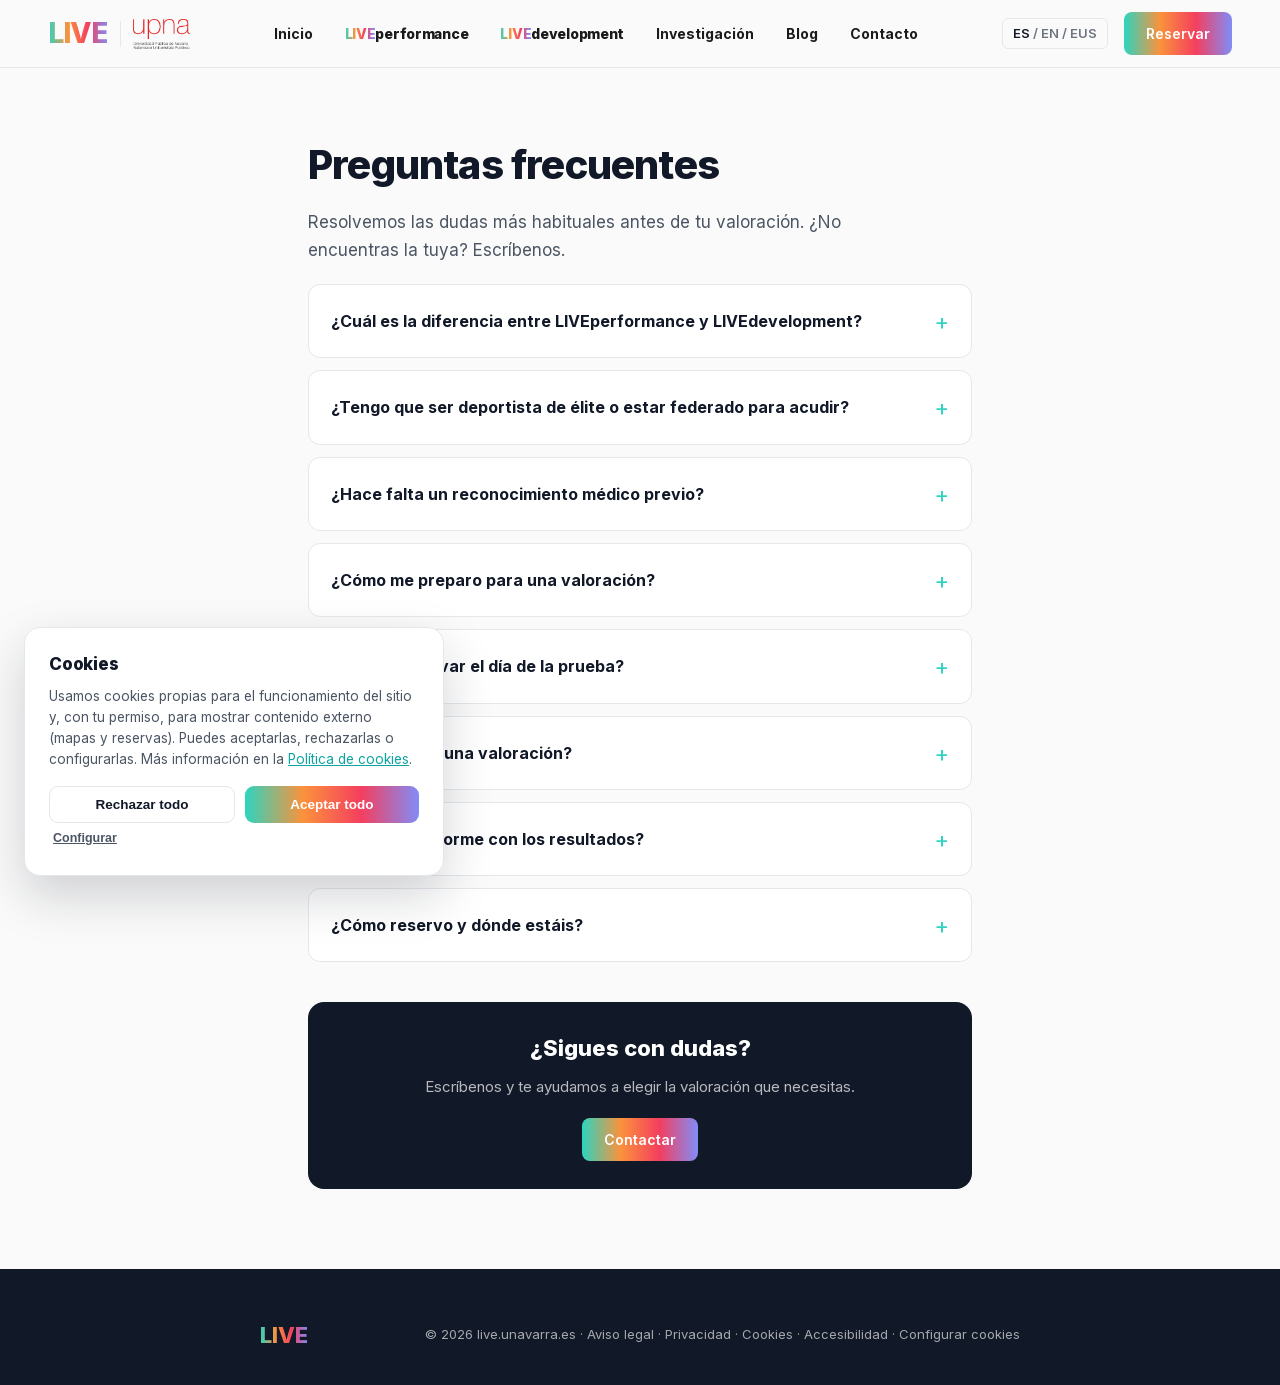
<file: faq.html>
<!DOCTYPE html>
<html lang="es">
<head>
<meta charset="UTF-8">
<meta name="viewport" content="width=device-width, initial-scale=1.0">
<title>Preguntas frecuentes (FAQ) | LIVE Lab</title>
<meta name="description" content="Preguntas frecuentes sobre las valoraciones y servicios del LIVE Lab: preparación, duración, informes, diferencias entre LIVEperformance y LIVEdevelopment, reservas y protección de datos.">
<meta name="robots" content="noindex,nofollow">
<meta name="theme-color" content="#2DD4BF">
<link rel="canonical" href="https://live.unavarra.es/faq.html">
<meta property="og:title" content="Preguntas frecuentes | LIVE Lab">
<meta property="og:description" content="Resolvemos las dudas más comunes sobre las valoraciones y servicios del LIVE Lab.">
<meta property="og:type" content="website">
<meta property="og:url" content="https://live.unavarra.es/faq.html">
<meta property="og:image" content="https://live.unavarra.es/og-image.png">
<link rel="icon" href="favicon.svg" type="image/svg+xml">
<link rel="stylesheet" href="fonts.css">
<link rel="manifest" href="site.webmanifest">
<link rel="apple-touch-icon" href="icon-180.png">
<script type="application/ld+json">
{
  "@context":"https://schema.org",
  "@type":"FAQPage",
  "mainEntity":[
    {"@type":"Question","name":"¿Cuál es la diferencia entre LIVEperformance y LIVEdevelopment?","acceptedAnswer":{"@type":"Answer","text":"LIVEperformance se centra en la optimización del rendimiento deportivo (fuerza, potencia, capacidad aeróbica, perfiles de carga-velocidad…). LIVEdevelopment se orienta a la salud, la condición física, el desarrollo y las poblaciones especiales."}},
    {"@type":"Question","name":"¿Tengo que ser deportista de élite o estar federado para acudir?","acceptedAnswer":{"@type":"Answer","text":"No. Valoramos a personas de cualquier nivel, desde quien empieza a cuidarse hasta deportistas de alto rendimiento. El servicio se adapta a tus objetivos."}},
    {"@type":"Question","name":"¿Hace falta un reconocimiento médico previo?","acceptedAnswer":{"@type":"Answer","text":"Solo es necesario si tienes alguna condición cardiovascular u otra circunstancia médica especial. De forma rutinaria aplicamos el cuestionario de aptitud PAR-Q y, a partir de él, realizamos los tests necesarios para asesorarte con criterio científico; si detectáramos algún factor de riesgo, te recomendaríamos una valoración médica previa."}},
    {"@type":"Question","name":"¿Cómo me preparo para una valoración?","acceptedAnswer":{"@type":"Answer","text":"Descansa bien, evita entrenamientos intensos 24–48 h antes, hidrátate, come algo ligero 2–3 h antes y evita cafeína y alcohol previos. Acude con ropa y calzado deportivos."}},
    {"@type":"Question","name":"¿Qué debo llevar el día de la prueba?","acceptedAnswer":{"@type":"Answer","text":"Ropa y calzado deportivos, toalla y agua. Si los tienes, trae informes médicos o resultados de valoraciones previas que puedan ser relevantes."}},
    {"@type":"Question","name":"¿Cuánto dura una valoración?","acceptedAnswer":{"@type":"Answer","text":"Depende del servicio. Una valoración típica suele durar entre 60 y 90 minutos, incluyendo preparación, prueba e interpretación de resultados."}},
    {"@type":"Question","name":"¿Recibo un informe con los resultados?","acceptedAnswer":{"@type":"Answer","text":"Sí. Tras la valoración elaboramos un informe con tus resultados y su interpretación, y te explicamos las conclusiones prácticas para tu entrenamiento o tu salud."}},
    {"@type":"Question","name":"¿Cómo reservo y dónde estáis?","acceptedAnswer":{"@type":"Answer","text":"Puedes reservar desde la página de Reservas. Estamos en el Edificio El Sario (c/ Sadar s/n), planta baja, 31006 Pamplona. Tus datos se tratan conforme al RGPD; los de salud, con tu consentimiento explícito."}}
  ]
}
</script>
<style>
  *,*::before,*::after{box-sizing:border-box;margin:0;padding:0;}
  :root{--teal:#2DD4BF;--orange:#FB923C;--coral:#F43F5E;--blue:#818CF8;--white:#FAFAFA;--gray-50:#F3F4F6;--gray-100:#E5E7EB;--gray-400:#6B7280;--gray-600:#4B5563;--gray-900:#111827;--gradient:linear-gradient(90deg,var(--teal),var(--orange),var(--coral),var(--blue));}
  html{scroll-behavior:smooth;}[id]{scroll-margin-top:88px;}
  body{font-family:'Inter',sans-serif;background:var(--white);color:var(--gray-900);line-height:1.65;}
  .grad-text{background:var(--gradient);-webkit-background-clip:text;-webkit-text-fill-color:transparent;background-clip:text;}
  .grad-btn{background:var(--gradient);color:white;border:none;padding:10px 22px;border-radius:8px;font-size:14px;font-weight:600;cursor:pointer;}
  nav{position:sticky;top:0;z-index:100;background:rgba(250,250,250,.92);backdrop-filter:blur(12px);border-bottom:1px solid var(--gray-100);padding:0 48px;display:flex;align-items:center;justify-content:space-between;height:68px;}
  .nav-logo{font-size:28px;font-weight:800;letter-spacing:-.03em;text-decoration:none;}
  .nav-brandlock{display:flex;align-items:center;gap:12px;}
  .nav-divider{width:1px;height:26px;background:var(--gray-100);}
  .nav-upna{height:30px;width:auto;display:block;}
  .nav-links{display:flex;gap:32px;list-style:none;font-size:14px;font-weight:700;color:#1A1A1A;}
  .nav-links a{text-decoration:none;color:inherit;transition:color .15s;}
  .nav-links a:hover{color:var(--gray-900);}
  .nav-links a.nav-brand{font-weight:800;letter-spacing:-.02em;}
  .nav-links a.nav-brand .sfx{color:#1A1A1A;}
  .nav-links a.current{color:var(--gray-900);}
  .nav-right{display:flex;align-items:center;gap:16px;}
  .nav-book-mobile { display: none; }
  .lang-toggle{font-size:13px;font-weight:600;color:var(--gray-400);cursor:pointer;padding:4px 10px;border:1px solid var(--gray-100);border-radius:6px;user-select:none;white-space:nowrap;}
  .lang-toggle .active{color:var(--gray-900);}
  .nav-toggle{display:none;flex-direction:column;gap:5px;background:none;border:none;cursor:pointer;padding:8px;}
  .nav-toggle span{width:22px;height:2px;background:var(--gray-900);border-radius:2px;transition:transform .25s,opacity .25s;}
  .nav-toggle.open span:nth-child(1){transform:translateY(7px) rotate(45deg);}
  .nav-toggle.open span:nth-child(2){opacity:0;}
  .nav-toggle.open span:nth-child(3){transform:translateY(-7px) rotate(-45deg);}

  .faq-wrap{max-width:760px;margin:0 auto;padding:64px 48px 80px;}
  .faq-wrap h1{font-size:40px;font-weight:800;letter-spacing:-.02em;margin-bottom:10px;}
  .faq-lead{font-size:17px;color:var(--gray-600);margin-bottom:20px;max-width:620px;}
  details.faq-item{border:1px solid var(--gray-100);border-radius:12px;padding:0;margin-bottom:12px;background:#FFF;overflow:hidden;}
  details.faq-item summary{list-style:none;cursor:pointer;padding:18px 22px;font-size:16px;font-weight:700;color:var(--gray-900);display:flex;justify-content:space-between;align-items:center;gap:16px;}
  details.faq-item summary::-webkit-details-marker{display:none;}
  details.faq-item summary::after{content:'+';font-size:22px;font-weight:400;color:var(--teal);transition:transform .2s;flex:0 0 auto;}
  details.faq-item[open] summary::after{transform:rotate(45deg);}
  details.faq-item .faq-a{padding:0 22px 20px;font-size:15px;color:var(--gray-600);}
  details.faq-item .faq-a a{color:#0EA5A0;}
  .faq-cta{margin-top:40px;padding:28px;border-radius:16px;background:var(--gray-900);color:#FFF;text-align:center;}
  .faq-cta h2{font-size:22px;font-weight:800;margin-bottom:8px;}
  .faq-cta p{color:rgba(255,255,255,.7);font-size:15px;margin-bottom:18px;}
  .faq-cta a{text-decoration:none;display:inline-block;}
  footer{background:var(--gray-900);color:white;padding:48px 48px 32px;}
  .footer-inner{max-width:760px;margin:0 auto;display:flex;justify-content:space-between;align-items:center;gap:16px;flex-wrap:wrap;font-size:13px;color:rgba(255,255,255,.62);}
  .footer-inner a{color:inherit;text-decoration:none;}
  .footer-inner a:hover{color:white;text-decoration:underline;}
  .footer-logo{font-size:22px;font-weight:800;}
  @media(max-width:900px){nav{padding:0 24px;}.nav-toggle{display:flex;}.nav-right .grad-btn{display:none!important;}.nav-book-mobile{display:block;}.nav-upna{height:22px;}.nav-right{gap:8px;}.lang-toggle{font-size:11px;padding:3px 6px;}
    .nav-links{position:absolute;top:68px;left:0;right:0;flex-direction:column;gap:0;background:var(--white);border-bottom:1px solid var(--gray-100);padding:8px 0;display:none;}
    .nav-links.open{display:flex;}.nav-links a{display:block;padding:14px 24px;}
    .faq-wrap{padding:48px 24px 56px;}.faq-wrap h1{font-size:30px;}footer{padding:40px 24px;}}
</style>
</head>
<body>
<a href="#main" class="skip-link">Saltar al contenido</a>
<style>.skip-link{position:absolute;left:-9999px;top:0;background:#111827;color:#fff;padding:10px 16px;border-radius:0 0 8px 0;font-size:14px;font-weight:700;z-index:10000;text-decoration:none;}.skip-link:focus{left:0;}</style>
<nav>
  <div class="nav-brandlock">
    <a href="index.html#top" class="nav-logo grad-text">LIVE</a>
    <span class="nav-divider"></span>
    <img class="nav-upna" src="upna-logo.png" alt="Universidad Pública de Navarra">
  </div>
  <ul class="nav-links" id="navLinks">
    <li><a href="index.html#top" data-i18n="nav.home">Inicio</a></li>
    <li><a href="performance.html" class="nav-brand"><span class="grad-text">LIVE</span><span class="sfx">performance</span></a></li>
    <li><a href="development.html" class="nav-brand"><span class="grad-text">LIVE</span><span class="sfx">development</span></a></li>
    <li><a href="index.html#proyectos" data-i18n="nav.research">Investigación</a></li>
    <li><a href="index.html#blog" data-i18n="nav.blog">Blog</a></li>
    <li><a href="contacto.html" data-i18n="nav.contact">Contacto</a></li>
    <li class="nav-book-mobile"><a href="reservas.html" data-i18n="nav.book">Reservar</a></li>
  </ul>
  <div class="nav-right">
    <div class="lang-toggle" id="langToggle"><span class="active" data-lang="es">ES</span> / <span data-lang="en">EN</span> / <span data-lang="eu">EUS</span></div>
    <a href="reservas.html" class="grad-btn" style="display:inline-block;text-decoration:none;" data-i18n="nav.book">Reservar</a>
    <button class="nav-toggle" id="navToggle" aria-label="Menú" aria-expanded="false" aria-controls="navLinks"><span></span><span></span><span></span></button>
  </div>
</nav>

<div class="faq-wrap" id="main">
  <h1 data-i18n="faq.h">Preguntas frecuentes</h1>
  <p class="faq-lead" data-i18n="faq.lead">Resolvemos las dudas más habituales antes de tu valoración. ¿No encuentras la tuya? Escríbenos.</p>

  <details class="faq-item">
    <summary data-i18n="faq.q1">¿Cuál es la diferencia entre LIVEperformance y LIVEdevelopment?</summary>
    <div class="faq-a" data-i18n="faq.a1"><strong>LIVEperformance</strong> se centra en la optimización del rendimiento deportivo (fuerza, potencia, capacidad aeróbica, perfiles de carga-velocidad…). <strong>LIVEdevelopment</strong> se orienta a la salud, la condición física, el desarrollo y las poblaciones especiales.</div>
  </details>

  <details class="faq-item">
    <summary data-i18n="faq.q2">¿Tengo que ser deportista de élite o estar federado para acudir?</summary>
    <div class="faq-a" data-i18n="faq.a2">No. Valoramos a personas de cualquier nivel, desde quien empieza a cuidarse hasta deportistas de alto rendimiento. El servicio se adapta a tus objetivos.</div>
  </details>

  <details class="faq-item">
    <summary data-i18n="faq.q3">¿Hace falta un reconocimiento médico previo?</summary>
    <div class="faq-a" data-i18n="faq.a3">Solo es necesario si tienes alguna <strong>condición cardiovascular</strong> u otra circunstancia médica especial. De forma rutinaria aplicamos el cuestionario de aptitud <strong>PAR-Q</strong> y, a partir de él, realizamos los tests necesarios para asesorarte con criterio científico; si detectáramos algún factor de riesgo, te recomendaríamos una valoración médica previa.</div>
  </details>

  <details class="faq-item">
    <summary data-i18n="faq.q4">¿Cómo me preparo para una valoración?</summary>
    <div class="faq-a" data-i18n="faq.a4">Descansa bien, evita entrenamientos intensos 24–48 h antes, hidrátate, come algo ligero 2–3 h antes y evita cafeína y alcohol previos. Acude con ropa y calzado deportivos.</div>
  </details>

  <details class="faq-item">
    <summary data-i18n="faq.q5">¿Qué debo llevar el día de la prueba?</summary>
    <div class="faq-a" data-i18n="faq.a5">Ropa y calzado deportivos, toalla y agua. Si los tienes, trae informes médicos o resultados de valoraciones previas que puedan ser relevantes.</div>
  </details>

  <details class="faq-item">
    <summary data-i18n="faq.q6">¿Cuánto dura una valoración?</summary>
    <div class="faq-a" data-i18n="faq.a6">Depende del servicio. Una valoración típica suele durar entre 60 y 90 minutos, incluyendo preparación, prueba e interpretación de resultados.</div>
  </details>

  <details class="faq-item">
    <summary data-i18n="faq.q7">¿Recibo un informe con los resultados?</summary>
    <div class="faq-a" data-i18n="faq.a7">Sí. Tras la valoración elaboramos un informe con tus resultados y su interpretación, y te explicamos las conclusiones prácticas para tu entrenamiento o tu salud.</div>
  </details>

  <details class="faq-item">
    <summary data-i18n="faq.q8">¿Cómo reservo y dónde estáis?</summary>
    <div class="faq-a" data-i18n="faq.a8">Puedes reservar desde la <a href="reservas.html">página de Reservas</a>. Estamos en el Edificio El Sario (c/ Sadar s/n), planta baja, 31006 Pamplona. Tus datos se tratan conforme al RGPD; los de salud, con tu consentimiento explícito (<a href="legal.html#privacidad">más información</a>).</div>
  </details>

  <div class="faq-cta">
    <h2 data-i18n="faq.cta.h">¿Sigues con dudas?</h2>
    <p data-i18n="faq.cta.p">Escríbenos y te ayudamos a elegir la valoración que necesitas.</p>
    <a href="contacto.html" class="grad-btn" data-i18n="faq.cta.btn">Contactar</a>
  </div>
</div>

<footer>
  <div class="footer-inner">
    <span class="footer-logo grad-text">LIVE</span>
    <span>© 2026 live.unavarra.es · <a href="legal.html#aviso-legal">Aviso legal</a> · <a href="legal.html#privacidad">Privacidad</a> · <a href="legal.html#cookies">Cookies</a> · <a href="legal.html#accesibilidad">Accesibilidad</a> · <a href="#" data-cookie-settings>Configurar cookies</a></span>
  </div>
</footer>

<script>
  const I18N={
    eu:{
      "nav.home":"Hasiera","nav.research":"Ikerketa","nav.blog":"Bloga","nav.contact":"Harremanetarako","nav.book":"Erreserbatu",
      "faq.h":"Maiz egiten diren galderak",
      "faq.lead":"Balorazioa egin aurretik ohikoenak diren zalantzak argitzen ditugu. Ez duzu zurea aurkitzen? Idatzi guri.",
      "faq.q1":"Zein da LIVEperformance eta LIVEdevelopment-en arteko aldea?",
      "faq.a1":"<strong>LIVEperformance</strong>-k errendimendu kirolaria optimizatzeari ematen dio garrantzia (indarra, potentzia, gaitasun aerobikoa, karga-abiadura profilak…). <strong>LIVEdevelopment</strong> osasunera, kondizio fisikora, garapenera eta populazio bereziak begira dago.",
      "faq.q2":"Kirolari elitekoa edo federatua izan behar dut joateko?",
      "faq.a2":"Ez. Edozein mailatako pertsonak baloratzen ditugu, beren burua zaintzen hasten direnetatik errendimendu altuko kirolarietaraino. Zerbitzua zure helburuetara egokitzen da.",
      "faq.q3":"Aurretiazko mediku-azterketa behar da?",
      "faq.a3":"Bakarrik beharrezkoa da <strong>kardiobaskular gaixotasunen bat</strong> edo bestelako berebiziko egoera mediku bat baduzu. Modu errutinarioan <strong>PAR-Q</strong> gaitasun-galdetegia aplikatzen dugu eta, horretatik abiatuta, beharrezko probak egiten ditugu irizpide zientifikoarekin aholkatzeko; arrisku-faktoreren bat hautematen badugu, aurretiazko mediku-balorazioa gomendatuko genizuke.",
      "faq.q4":"Nola prestatu behar dut balorazio baterako?",
      "faq.a4":"Atseden hartu ondo, saihestu entrenamendu bizkorrak 24-48 ordu lehenago, hidratatu, jan zerbait arina 2-3 ordu lehenago eta saihestu kafeina eta alkohola aurretik. Etorri kiroletako arropa eta oinetakoekin.",
      "faq.q5":"Zer eraman behar dut probaren egunean?",
      "faq.a5":"Kiroletako arropa eta oinetakoak, eskuoihal eta ura. Badituzu, ekarri txosten medikoak edo aurreko balorazioen emaitzak, garrantzitsuak izan badaitezke.",
      "faq.q6":"Zenbat irauten du balorazio batek?",
      "faq.a6":"Zerbitzuaren arabera. Ohiko balorazio batek 60 eta 90 minutu artean irauten du, prestaketa, proba eta emaitzen interpretazioa barne.",
      "faq.q7":"Emaitzen txostena jasotzen dut?",
      "faq.a7":"Bai. Balorazioaren ondoren, zure emaitzekin eta horien interpretazioarekin txosten bat egiten dugu, eta zure entrenamendurako edo osasunerako ondorio praktikoak azaltzen dizkizugu.",
      "faq.q8":"Nola erreserbatzen dut eta non zaudete?",
      "faq.a8":"<a href=\"reservas.html\">Erreserben orritik</a> erreserbatu dezakezu. El Sario eraikinean gaude (Sadar k. z/g), behe-solairuan, 31006 Iruña. Zure datuak RGPDren arabera tratatzen dira; osasun-datuak, zure berariazko baimenarekin (<a href=\"legal.html#privacidad\">informazio gehiago</a>).",
      "faq.cta.h":"Oraindik zalantzak dituzu?",
      "faq.cta.p":"Idatzi guri eta behar duzun balorazioa aukeratzen lagunduko dizugu.",
      "faq.cta.btn":"Kontaktatu"
    },
    en:{
    "nav.home":"Home","nav.research":"Research","nav.blog":"Blog","nav.contact":"Contact","nav.book":"Book now",
    "faq.h":"Frequently asked questions",
    "faq.lead":"We answer the most common questions before your assessment. Can't find yours? Get in touch.",
    "faq.q1":"What's the difference between LIVEperformance and LIVEdevelopment?",
    "faq.a1":"<strong>LIVEperformance</strong> focuses on optimising athletic performance (strength, power, aerobic capacity, load-velocity profiles…). <strong>LIVEdevelopment</strong> focuses on health, fitness, development and special populations.",
    "faq.q2":"Do I have to be an elite or licensed athlete to come?",
    "faq.a2":"No. We assess people of any level, from those just starting to look after themselves to high-performance athletes. The service adapts to your goals.",
    "faq.q3":"Do I need a prior medical check-up?",
    "faq.a3":"Only if you have a <strong>cardiovascular condition</strong> or another special medical circumstance. As standard, we apply the <strong>PAR-Q</strong> fitness questionnaire and, based on it, run the necessary tests to advise you on a scientific basis; if we detected any risk factor, we would recommend a prior medical assessment.",
    "faq.q4":"How do I prepare for an assessment?",
    "faq.a4":"Rest well, avoid intense training 24–48 h before, stay hydrated, eat something light 2–3 h before, and avoid caffeine and alcohol beforehand. Come in sports clothing and footwear.",
    "faq.q5":"What should I bring on the day?",
    "faq.a5":"Sports clothing and footwear, a towel and water. If you have them, bring relevant medical reports or results from previous assessments.",
    "faq.q6":"How long does an assessment take?",
    "faq.a6":"It depends on the service. A typical assessment usually lasts 60–90 minutes, including preparation, the test and interpretation of results.",
    "faq.q7":"Do I get a report with the results?",
    "faq.a7":"Yes. After the assessment we produce a report with your results and their interpretation, and explain the practical takeaways for your training or health.",
    "faq.q8":"How do I book and where are you?",
    "faq.a8":"You can book from the <a href=\"reservas.html\">Booking page</a>. We're in the El Sario building (c/ Sadar s/n), ground floor, 31006 Pamplona. Your data is processed under the GDPR; health data, with your explicit consent (<a href=\"legal.html#privacidad\">more information</a>).",
    "faq.cta.h":"Still have questions?",
    "faq.cta.p":"Write to us and we'll help you choose the assessment you need.",
    "faq.cta.btn":"Contact us"
    }
  };
  const ES={};document.querySelectorAll('[data-i18n]').forEach(el=>{ES[el.dataset.i18n]=el.innerHTML;});
  const LANGS=['es','en','eu'];
  function setLang(l){document.documentElement.lang=l;document.querySelectorAll('[data-i18n]').forEach(el=>{const k=el.dataset.i18n,v=l==='es'?ES[k]:(I18N[l]?.[k]??ES[k]);if(v!=null)el.innerHTML=v;});document.querySelectorAll('#langToggle [data-lang]').forEach(s=>s.classList.toggle('active',s.dataset.lang===l));try{localStorage.setItem('liveunavarra-lang',l);}catch(e){}}
  document.getElementById('langToggle').addEventListener('click',()=>{const next=LANGS[(LANGS.indexOf(document.documentElement.lang)+1)%LANGS.length];setLang(next);});
  const nt=document.getElementById('navToggle'),nl=document.getElementById('navLinks');
  nt.addEventListener('click',()=>{const o=nt.classList.toggle('open');nl.classList.toggle('open');nt.setAttribute('aria-expanded',o);});
  try{const saved=localStorage.getItem('liveunavarra-lang');if(saved==='en'||saved==='eu')setLang(saved);}catch(e){}
</script>
<script src="cookies.js" defer></script>
</body>
</html>
</file>
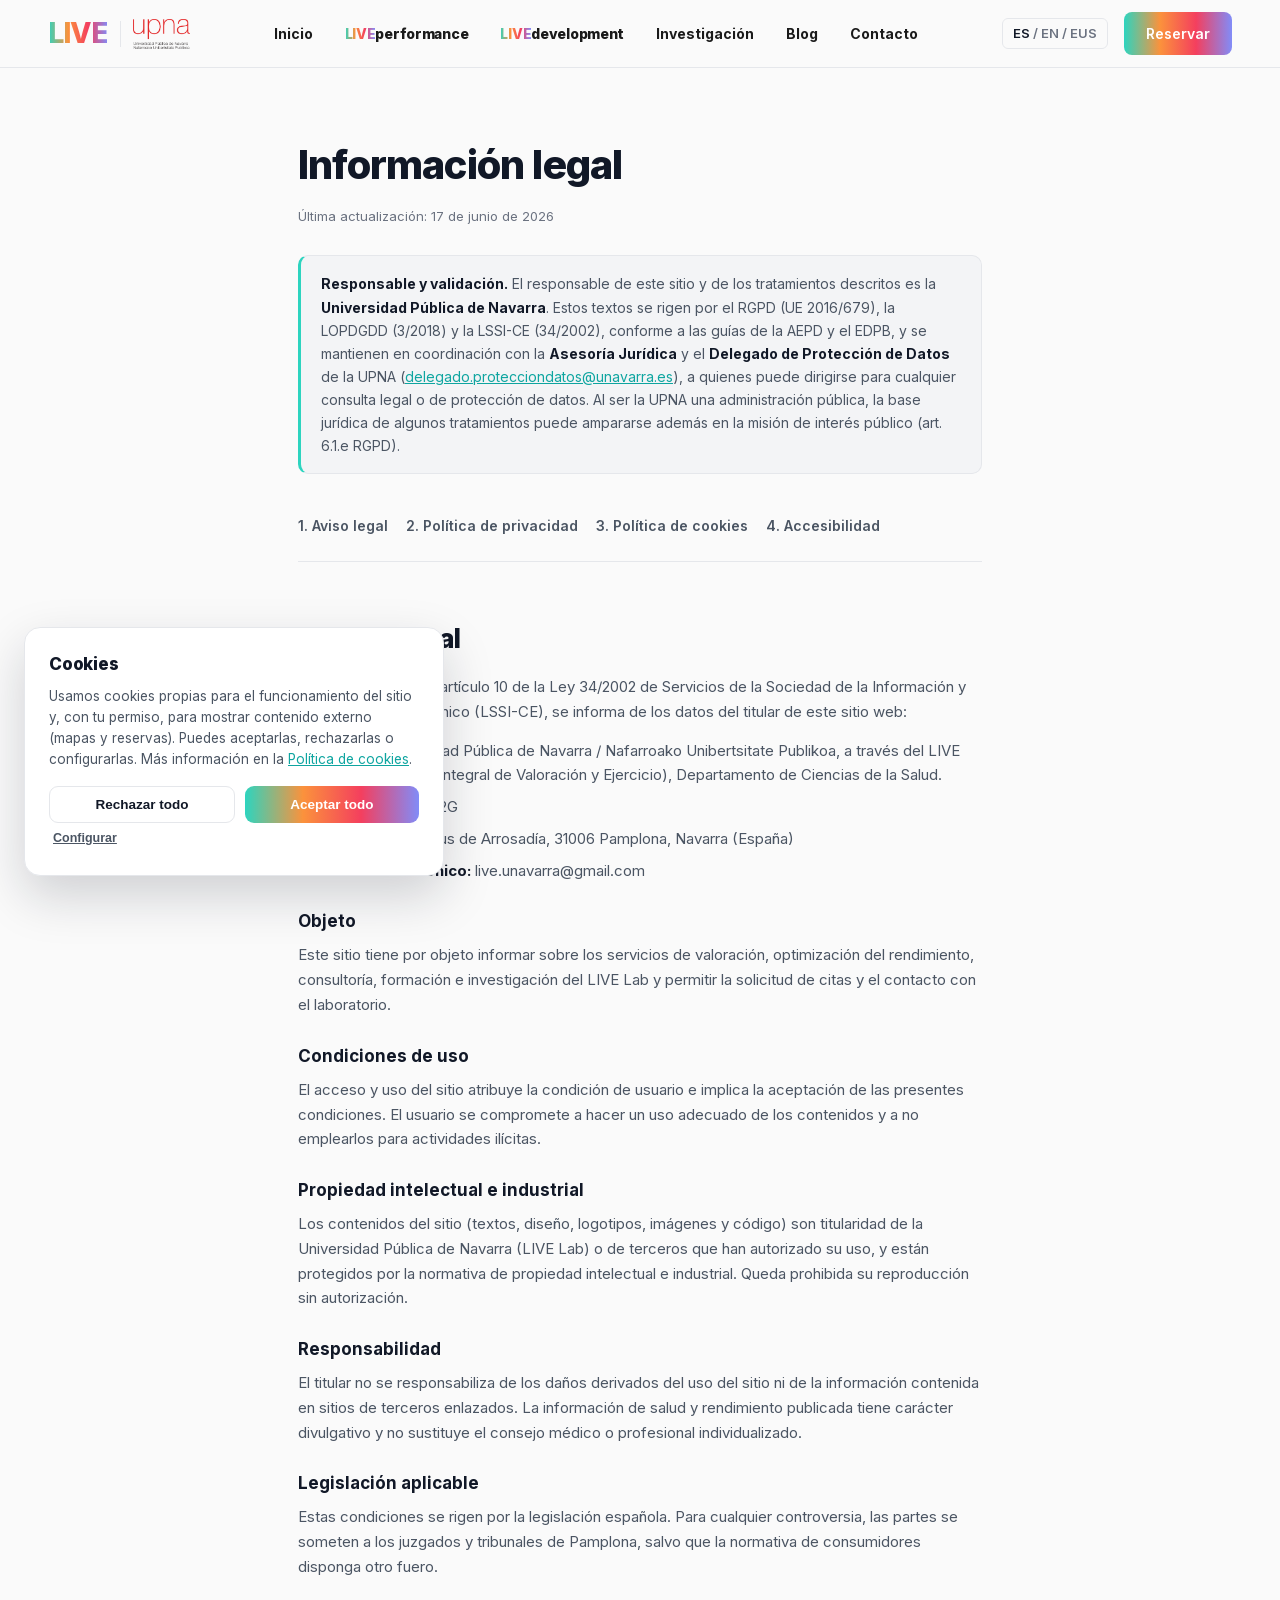
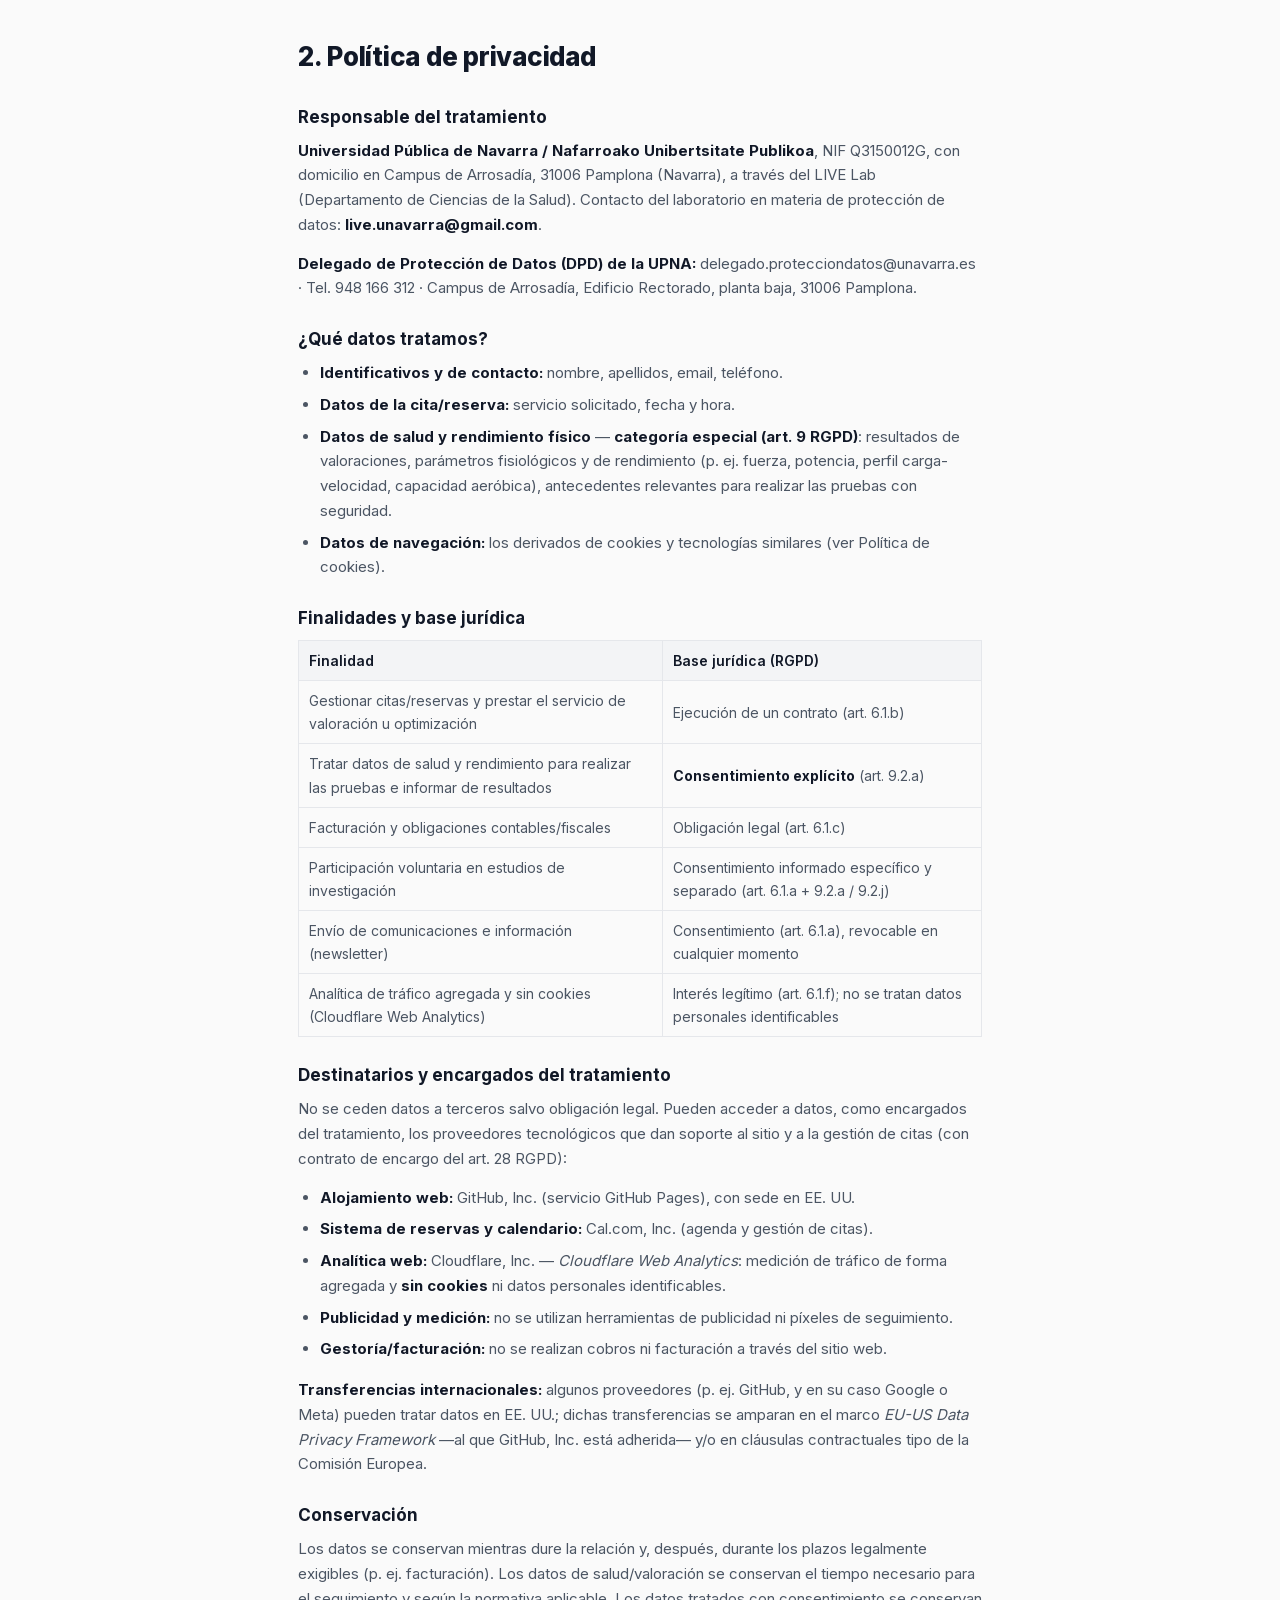
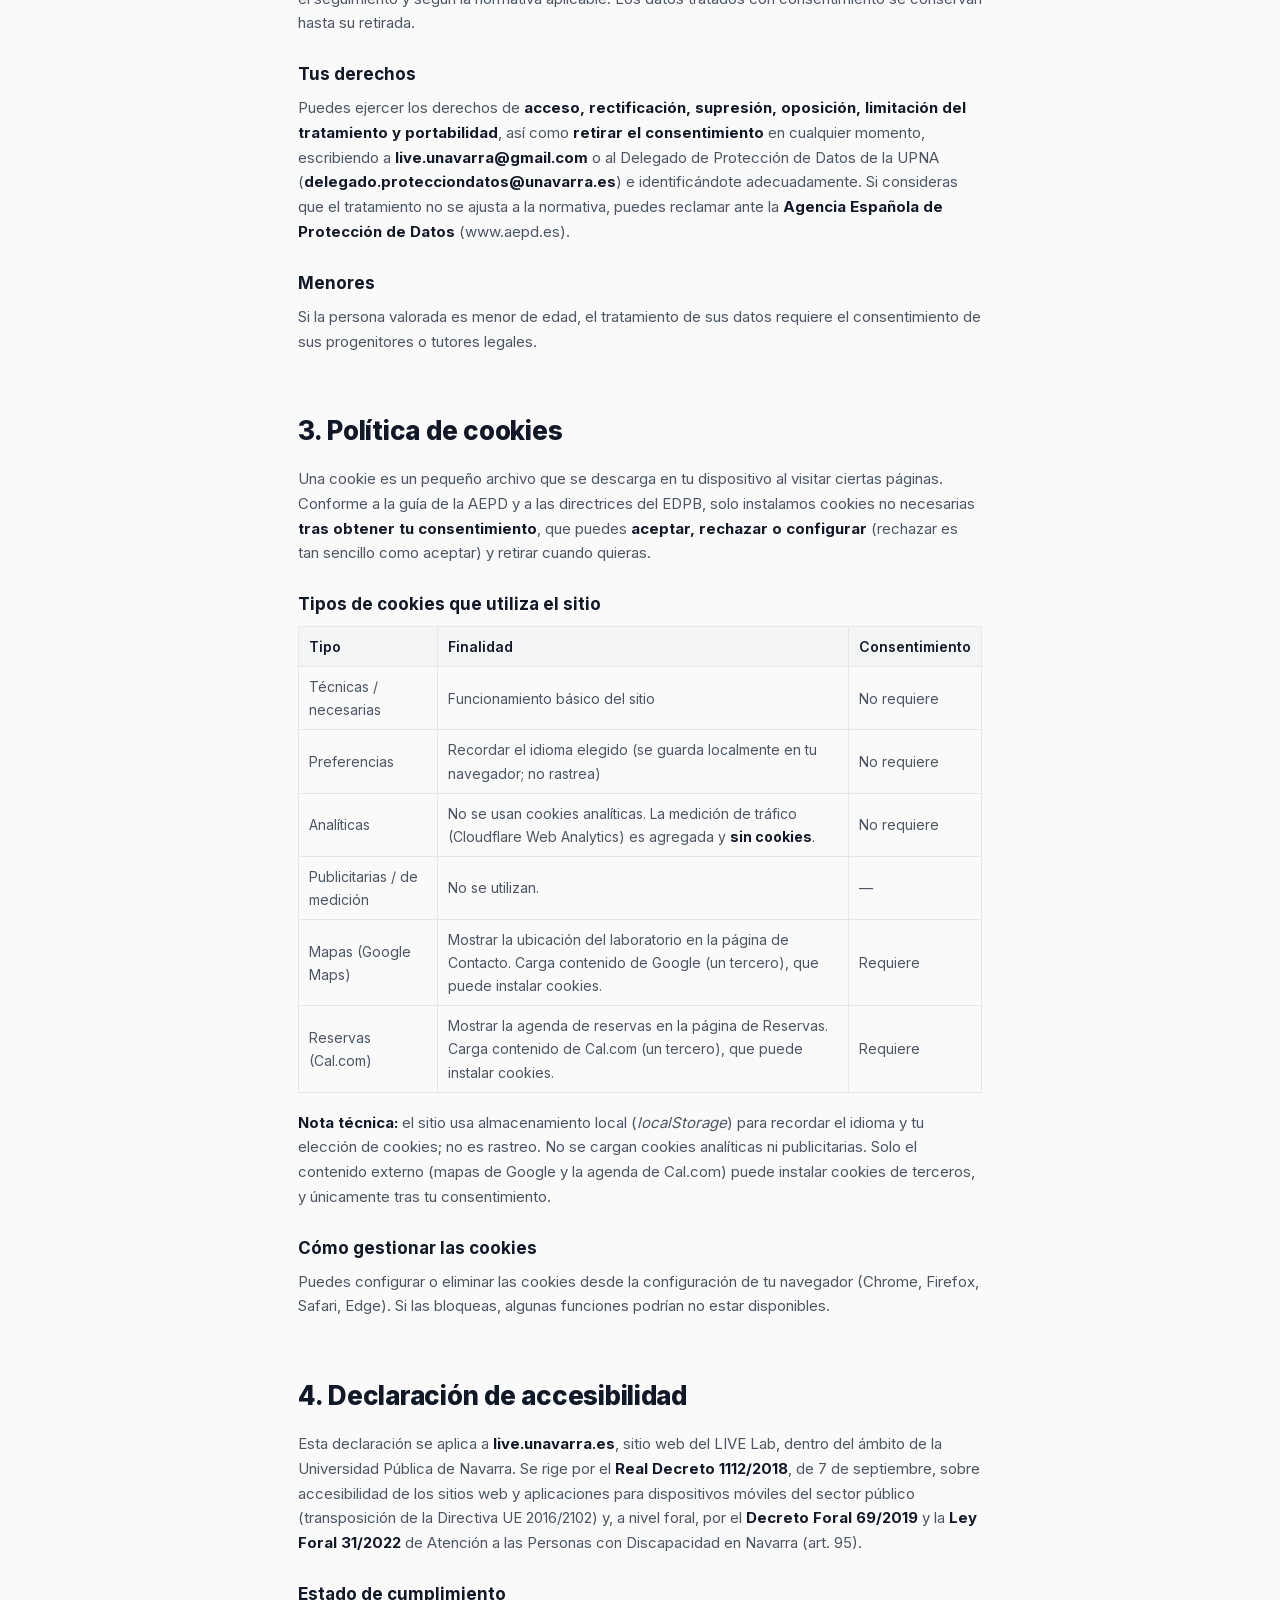
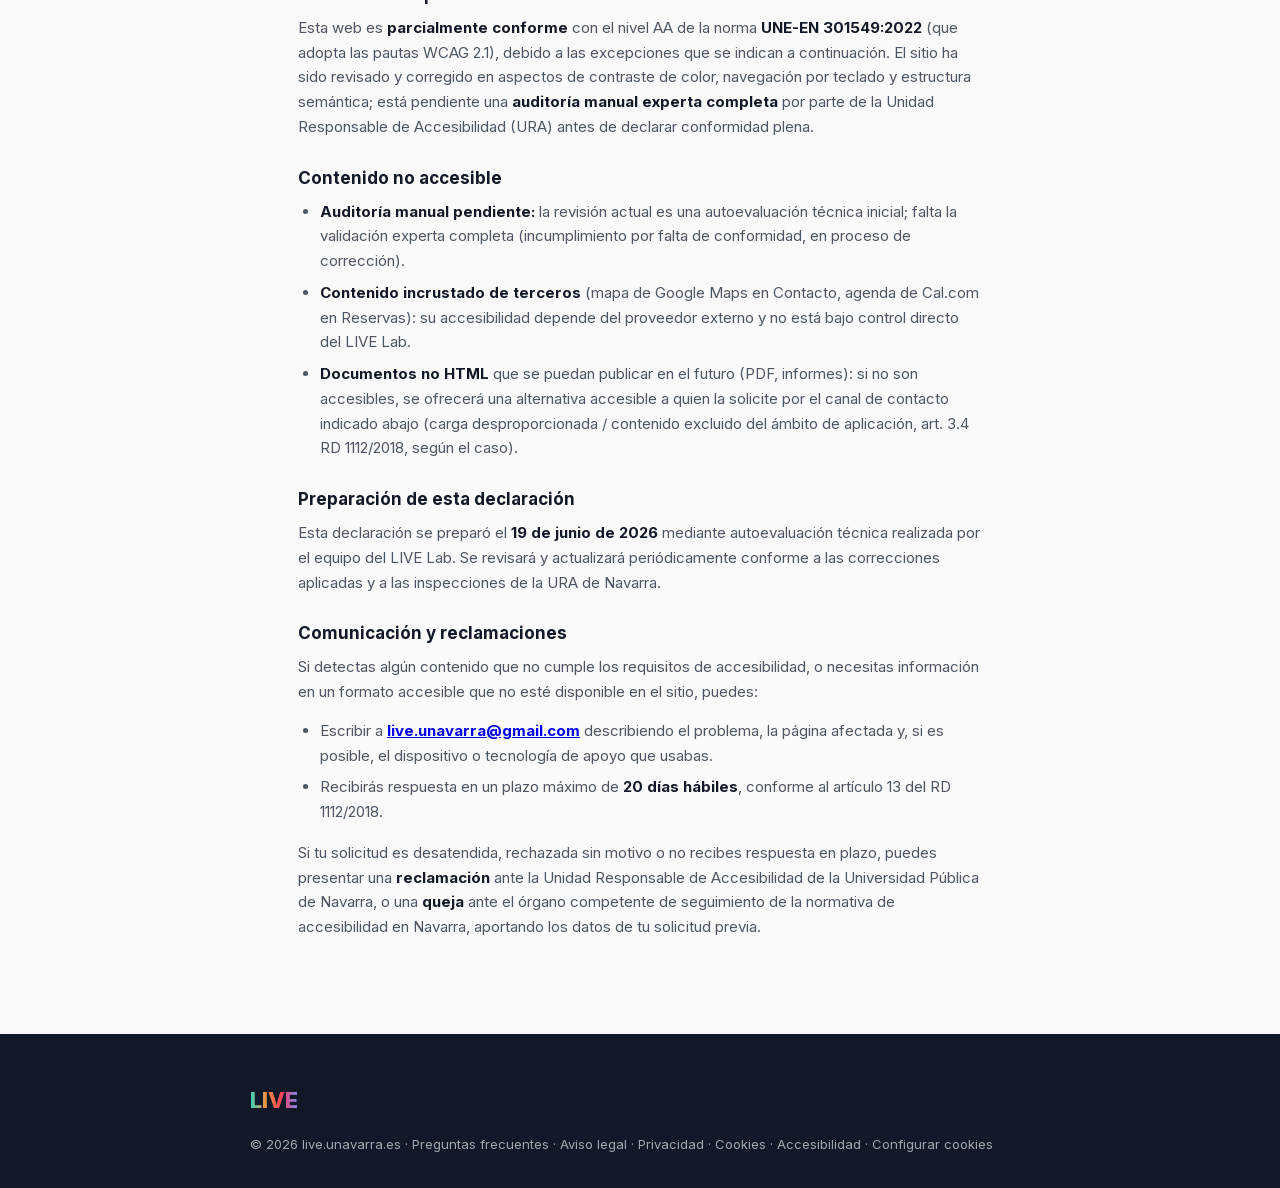
<file: legal.html>
<!DOCTYPE html>
<html lang="es">
<head>
<meta charset="UTF-8">
<meta name="viewport" content="width=device-width, initial-scale=1.0">
<title>Aviso legal, privacidad y cookies | LIVE Lab</title>
<meta name="description" content="Aviso legal, política de privacidad y política de cookies del LIVE Lab (Universidad Pública de Navarra), conforme al RGPD, la LOPDGDD y la LSSI-CE.">
<meta name="robots" content="noindex,nofollow">
<meta name="theme-color" content="#2DD4BF">
<link rel="canonical" href="https://live.unavarra.es/legal.html">
<link rel="icon" href="favicon.svg" type="image/svg+xml">
<link rel="stylesheet" href="fonts.css">
<link rel="manifest" href="site.webmanifest">
<link rel="apple-touch-icon" href="icon-180.png">
<style>
  *,*::before,*::after{box-sizing:border-box;margin:0;padding:0;}
  :root{--teal:#2DD4BF;--orange:#FB923C;--coral:#F43F5E;--blue:#818CF8;--white:#FAFAFA;--gray-50:#F3F4F6;--gray-100:#E5E7EB;--gray-200:#E5E7EB;--gray-400:#6B7280;--gray-600:#4B5563;--gray-900:#111827;--gradient:linear-gradient(90deg,var(--teal),var(--orange),var(--coral),var(--blue));}
  html{scroll-behavior:smooth;}[id]{scroll-margin-top:88px;}
  body{font-family:'Inter',sans-serif;background:var(--white);color:var(--gray-900);line-height:1.65;}
  .grad-text{background:var(--gradient);-webkit-background-clip:text;-webkit-text-fill-color:transparent;background-clip:text;}
  .grad-btn{background:var(--gradient);color:white;border:none;padding:10px 22px;border-radius:8px;font-size:14px;font-weight:600;cursor:pointer;}
  nav{position:sticky;top:0;z-index:100;background:rgba(250,250,250,.92);backdrop-filter:blur(12px);border-bottom:1px solid var(--gray-100);padding:0 48px;display:flex;align-items:center;justify-content:space-between;height:68px;}
  .nav-logo{font-size:28px;font-weight:800;letter-spacing:-.03em;text-decoration:none;}
  .nav-brandlock{display:flex;align-items:center;gap:12px;}
  .nav-divider{width:1px;height:26px;background:var(--gray-100);}
  .nav-upna{height:30px;width:auto;display:block;}
  .nav-links{display:flex;gap:32px;list-style:none;font-size:14px;font-weight:700;color:#1A1A1A;}
  .nav-links a{text-decoration:none;color:inherit;transition:color .15s;}
  .nav-links a:hover{color:var(--gray-900);}
  .nav-links a.nav-brand{font-weight:800;letter-spacing:-.02em;}
  .nav-links a.nav-brand .sfx{color:#1A1A1A;}
  .nav-right{display:flex;align-items:center;gap:16px;}
  .nav-book-mobile { display: none; }
  .lang-toggle{font-size:13px;font-weight:600;color:var(--gray-400);cursor:pointer;padding:4px 10px;border:1px solid var(--gray-100);border-radius:6px;user-select:none;white-space:nowrap;}
  .lang-toggle .active{color:var(--gray-900);}
  .nav-toggle{display:none;flex-direction:column;gap:5px;background:none;border:none;cursor:pointer;padding:8px;}
  .nav-toggle span{width:22px;height:2px;background:var(--gray-900);border-radius:2px;transition:transform .25s,opacity .25s;}
  .nav-toggle.open span:nth-child(1){transform:translateY(7px) rotate(45deg);}
  .nav-toggle.open span:nth-child(2){opacity:0;}
  .nav-toggle.open span:nth-child(3){transform:translateY(-7px) rotate(-45deg);}

  .legal-wrap{max-width:780px;margin:0 auto;padding:64px 48px 80px;}
  .legal-wrap h1{font-size:40px;font-weight:800;letter-spacing:-.02em;margin-bottom:8px;}
  .legal-meta{font-size:13px;color:var(--gray-400);margin-bottom:28px;}
  .draft-note{background:#FEF3C7;border:1px solid #FCD34D;border-radius:12px;padding:16px 20px;font-size:14px;color:#92400E;margin-bottom:40px;}
  .draft-note strong{font-weight:700;}
  .legal-note{background:var(--gray-50);border:1px solid var(--gray-100);border-left:3px solid var(--teal);border-radius:10px;padding:16px 20px;font-size:14px;color:var(--gray-600);margin-bottom:40px;}
  .legal-note strong{color:var(--gray-900);}
  .legal-note a{color:#0EA5A0;}
  .legal-toc{display:flex;gap:18px;flex-wrap:wrap;font-size:14px;font-weight:600;margin-bottom:40px;padding-bottom:24px;border-bottom:1px solid var(--gray-100);}
  .legal-toc a{color:var(--gray-600);text-decoration:none;}
  .legal-toc a:hover{color:var(--gray-900);}
  .legal-wrap h2{font-size:26px;font-weight:800;letter-spacing:-.01em;margin:48px 0 14px;padding-top:8px;}
  .legal-wrap h3{font-size:17px;font-weight:700;margin:24px 0 8px;}
  .legal-wrap p,.legal-wrap li{font-size:15px;color:var(--gray-600);}
  .legal-wrap p{margin-bottom:14px;}
  .legal-wrap ul{margin:0 0 16px 22px;}
  .legal-wrap li{margin-bottom:7px;}
  .legal-wrap strong{color:var(--gray-900);}
  .fill{background:#FEE2E2;color:#991B1B;font-weight:600;padding:1px 6px;border-radius:4px;font-size:13px;}
  table.legal{width:100%;border-collapse:collapse;font-size:14px;margin:8px 0 18px;}
  table.legal th,table.legal td{border:1px solid var(--gray-100);padding:8px 10px;text-align:left;color:var(--gray-600);}
  table.legal th{background:var(--gray-50);color:var(--gray-900);font-weight:600;}
  footer{background:var(--gray-900);color:white;padding:48px 48px 32px;}
  .footer-inner{max-width:780px;margin:0 auto;display:flex;justify-content:space-between;align-items:center;gap:16px;flex-wrap:wrap;font-size:13px;color:rgba(255,255,255,.62);}
  .footer-inner a{color:inherit;text-decoration:none;}
  .footer-inner a:hover{color:white;text-decoration:underline;}
  .footer-logo{font-size:22px;font-weight:800;}
  @media(max-width:900px){nav{padding:0 24px;}.nav-toggle{display:flex;}.nav-right .grad-btn{display:none!important;}.nav-book-mobile{display:block;}.nav-upna{height:22px;}.nav-right{gap:8px;}.lang-toggle{font-size:11px;padding:3px 6px;}
    .nav-links{position:absolute;top:68px;left:0;right:0;flex-direction:column;gap:0;background:var(--white);border-bottom:1px solid var(--gray-100);padding:8px 0;display:none;}
    .nav-links.open{display:flex;}.nav-links a{display:block;padding:14px 24px;}
    .legal-wrap{padding:48px 24px 56px;}.legal-wrap h1{font-size:30px;}footer{padding:40px 24px;}}
</style>
</head>
<body>
<a href="#main" class="skip-link">Saltar al contenido</a>
<style>.skip-link{position:absolute;left:-9999px;top:0;background:#111827;color:#fff;padding:10px 16px;border-radius:0 0 8px 0;font-size:14px;font-weight:700;z-index:10000;text-decoration:none;}.skip-link:focus{left:0;}</style>
<nav>
  <div class="nav-brandlock">
    <a href="index.html#top" class="nav-logo grad-text">LIVE</a>
    <span class="nav-divider"></span>
    <img class="nav-upna" src="upna-logo.png" alt="Universidad Pública de Navarra">
  </div>
  <ul class="nav-links" id="navLinks">
    <li><a href="index.html#top" data-i18n="nav.home">Inicio</a></li>
    <li><a href="performance.html" class="nav-brand"><span class="grad-text">LIVE</span><span class="sfx">performance</span></a></li>
    <li><a href="development.html" class="nav-brand"><span class="grad-text">LIVE</span><span class="sfx">development</span></a></li>    <li><a href="index.html#proyectos" data-i18n="nav.research">Investigación</a></li>
    <li><a href="index.html#blog" data-i18n="nav.blog">Blog</a></li>
    <li><a href="contacto.html" data-i18n="nav.contact">Contacto</a></li>
    <li class="nav-book-mobile"><a href="reservas.html" data-i18n="nav.book">Reservar</a></li>
  </ul>
  <div class="nav-right">
    <div class="lang-toggle" id="langToggle"><span class="active" data-lang="es">ES</span> / <span data-lang="en">EN</span> / <span data-lang="eu">EUS</span></div>
    <a href="reservas.html" class="grad-btn" style="display:inline-block;text-decoration:none;" data-i18n="nav.book">Reservar</a>
    <button class="nav-toggle" id="navToggle" aria-label="Menú" aria-expanded="false" aria-controls="navLinks"><span></span><span></span><span></span></button>
  </div>
</nav>

<div class="legal-wrap" id="main">
  <h1>Información legal</h1>
  <div class="legal-meta">Última actualización: 17 de junio de 2026</div>

  <div class="legal-note">
    <strong>Responsable y validación.</strong> El responsable de este sitio y de los tratamientos descritos es la <strong>Universidad Pública de Navarra</strong>. Estos textos se rigen por el RGPD (UE 2016/679), la LOPDGDD (3/2018) y la LSSI-CE (34/2002), conforme a las guías de la AEPD y el EDPB, y se mantienen en coordinación con la <strong>Asesoría Jurídica</strong> y el <strong>Delegado de Protección de Datos</strong> de la UPNA (<a href="mailto:delegado.protecciondatos@unavarra.es">delegado.protecciondatos@unavarra.es</a>), a quienes puede dirigirse para cualquier consulta legal o de protección de datos. Al ser la UPNA una administración pública, la base jurídica de algunos tratamientos puede ampararse además en la misión de interés público (art. 6.1.e RGPD).
  </div>

  <div class="legal-toc">
    <a href="#aviso-legal">1. Aviso legal</a>
    <a href="#privacidad">2. Política de privacidad</a>
    <a href="#cookies">3. Política de cookies</a>
    <a href="#accesibilidad">4. Accesibilidad</a>
  </div>

  <!-- ───── AVISO LEGAL ───── -->
  <h2 id="aviso-legal">1. Aviso legal</h2>
  <p>En cumplimiento del artículo 10 de la Ley 34/2002 de Servicios de la Sociedad de la Información y de Comercio Electrónico (LSSI-CE), se informa de los datos del titular de este sitio web:</p>
  <ul>
    <li><strong>Titular:</strong> Universidad Pública de Navarra / Nafarroako Unibertsitate Publikoa, a través del LIVE Lab (Laboratorio Integral de Valoración y Ejercicio), Departamento de Ciencias de la Salud.</li>
    <li><strong>NIF/CIF:</strong> Q3150012G</li>
    <li><strong>Domicilio:</strong> Campus de Arrosadía, 31006 Pamplona, Navarra (España)</li>
    <li><strong>Correo electrónico:</strong> live.unavarra@gmail.com</li>
  </ul>
  <h3>Objeto</h3>
  <p>Este sitio tiene por objeto informar sobre los servicios de valoración, optimización del rendimiento, consultoría, formación e investigación del LIVE Lab y permitir la solicitud de citas y el contacto con el laboratorio.</p>
  <h3>Condiciones de uso</h3>
  <p>El acceso y uso del sitio atribuye la condición de usuario e implica la aceptación de las presentes condiciones. El usuario se compromete a hacer un uso adecuado de los contenidos y a no emplearlos para actividades ilícitas.</p>
  <h3>Propiedad intelectual e industrial</h3>
  <p>Los contenidos del sitio (textos, diseño, logotipos, imágenes y código) son titularidad de la Universidad Pública de Navarra (LIVE Lab) o de terceros que han autorizado su uso, y están protegidos por la normativa de propiedad intelectual e industrial. Queda prohibida su reproducción sin autorización.</p>
  <h3>Responsabilidad</h3>
  <p>El titular no se responsabiliza de los daños derivados del uso del sitio ni de la información contenida en sitios de terceros enlazados. La información de salud y rendimiento publicada tiene carácter divulgativo y no sustituye el consejo médico o profesional individualizado.</p>
  <h3>Legislación aplicable</h3>
  <p>Estas condiciones se rigen por la legislación española. Para cualquier controversia, las partes se someten a los juzgados y tribunales de Pamplona, salvo que la normativa de consumidores disponga otro fuero.</p>

  <!-- ───── PRIVACIDAD ───── -->
  <h2 id="privacidad">2. Política de privacidad</h2>
  <h3>Responsable del tratamiento</h3>
  <p><strong>Universidad Pública de Navarra / Nafarroako Unibertsitate Publikoa</strong>, NIF Q3150012G, con domicilio en Campus de Arrosadía, 31006 Pamplona (Navarra), a través del LIVE Lab (Departamento de Ciencias de la Salud). Contacto del laboratorio en materia de protección de datos: <strong>live.unavarra@gmail.com</strong>.</p>
  <p><strong>Delegado de Protección de Datos (DPD) de la UPNA:</strong> delegado.protecciondatos@unavarra.es · Tel. 948 166 312 · Campus de Arrosadía, Edificio Rectorado, planta baja, 31006 Pamplona.</p>

  <h3>¿Qué datos tratamos?</h3>
  <ul>
    <li><strong>Identificativos y de contacto:</strong> nombre, apellidos, email, teléfono.</li>
    <li><strong>Datos de la cita/reserva:</strong> servicio solicitado, fecha y hora.</li>
    <li><strong>Datos de salud y rendimiento físico</strong> — <strong>categoría especial (art. 9 RGPD)</strong>: resultados de valoraciones, parámetros fisiológicos y de rendimiento (p. ej. fuerza, potencia, perfil carga-velocidad, capacidad aeróbica), antecedentes relevantes para realizar las pruebas con seguridad.</li>
    <li><strong>Datos de navegación:</strong> los derivados de cookies y tecnologías similares (ver Política de cookies).</li>
  </ul>

  <h3>Finalidades y base jurídica</h3>
  <table class="legal">
    <tr><th>Finalidad</th><th>Base jurídica (RGPD)</th></tr>
    <tr><td>Gestionar citas/reservas y prestar el servicio de valoración u optimización</td><td>Ejecución de un contrato (art. 6.1.b)</td></tr>
    <tr><td>Tratar datos de salud y rendimiento para realizar las pruebas e informar de resultados</td><td><strong>Consentimiento explícito</strong> (art. 9.2.a)</td></tr>
    <tr><td>Facturación y obligaciones contables/fiscales</td><td>Obligación legal (art. 6.1.c)</td></tr>
    <tr><td>Participación voluntaria en estudios de investigación</td><td>Consentimiento informado específico y separado (art. 6.1.a + 9.2.a / 9.2.j)</td></tr>
    <tr><td>Envío de comunicaciones e información (newsletter)</td><td>Consentimiento (art. 6.1.a), revocable en cualquier momento</td></tr>
    <tr><td>Analítica de tráfico agregada y sin cookies (Cloudflare Web Analytics)</td><td>Interés legítimo (art. 6.1.f); no se tratan datos personales identificables</td></tr>
  </table>

  <h3>Destinatarios y encargados del tratamiento</h3>
  <p>No se ceden datos a terceros salvo obligación legal. Pueden acceder a datos, como encargados del tratamiento, los proveedores tecnológicos que dan soporte al sitio y a la gestión de citas (con contrato de encargo del art. 28 RGPD):</p>
  <ul>
    <li><strong>Alojamiento web:</strong> GitHub, Inc. (servicio GitHub Pages), con sede en EE. UU.</li>
    <li><strong>Sistema de reservas y calendario:</strong> Cal.com, Inc. (agenda y gestión de citas).</li>
    <li><strong>Analítica web:</strong> Cloudflare, Inc. — <em>Cloudflare Web Analytics</em>: medición de tráfico de forma agregada y <strong>sin cookies</strong> ni datos personales identificables.</li>
    <li><strong>Publicidad y medición:</strong> no se utilizan herramientas de publicidad ni píxeles de seguimiento.</li>
    <li><strong>Gestoría/facturación:</strong> no se realizan cobros ni facturación a través del sitio web.</li>
  </ul>
  <p><strong>Transferencias internacionales:</strong> algunos proveedores (p. ej. GitHub, y en su caso Google o Meta) pueden tratar datos en EE. UU.; dichas transferencias se amparan en el marco <em>EU-US Data Privacy Framework</em> —al que GitHub, Inc. está adherida— y/o en cláusulas contractuales tipo de la Comisión Europea.</p>

  <h3>Conservación</h3>
  <p>Los datos se conservan mientras dure la relación y, después, durante los plazos legalmente exigibles (p. ej. facturación). Los datos de salud/valoración se conservan el tiempo necesario para el seguimiento y según la normativa aplicable. Los datos tratados con consentimiento se conservan hasta su retirada.</p>

  <h3>Tus derechos</h3>
  <p>Puedes ejercer los derechos de <strong>acceso, rectificación, supresión, oposición, limitación del tratamiento y portabilidad</strong>, así como <strong>retirar el consentimiento</strong> en cualquier momento, escribiendo a <strong>live.unavarra@gmail.com</strong> o al Delegado de Protección de Datos de la UPNA (<strong>delegado.protecciondatos@unavarra.es</strong>) e identificándote adecuadamente. Si consideras que el tratamiento no se ajusta a la normativa, puedes reclamar ante la <strong>Agencia Española de Protección de Datos</strong> (www.aepd.es).</p>

  <h3>Menores</h3>
  <p>Si la persona valorada es menor de edad, el tratamiento de sus datos requiere el consentimiento de sus progenitores o tutores legales.</p>

  <!-- ───── COOKIES ───── -->
  <h2 id="cookies">3. Política de cookies</h2>
  <p>Una cookie es un pequeño archivo que se descarga en tu dispositivo al visitar ciertas páginas. Conforme a la guía de la AEPD y a las directrices del EDPB, solo instalamos cookies no necesarias <strong>tras obtener tu consentimiento</strong>, que puedes <strong>aceptar, rechazar o configurar</strong> (rechazar es tan sencillo como aceptar) y retirar cuando quieras.</p>
  <h3>Tipos de cookies que utiliza el sitio</h3>
  <table class="legal">
    <tr><th>Tipo</th><th>Finalidad</th><th>Consentimiento</th></tr>
    <tr><td>Técnicas / necesarias</td><td>Funcionamiento básico del sitio</td><td>No requiere</td></tr>
    <tr><td>Preferencias</td><td>Recordar el idioma elegido (se guarda localmente en tu navegador; no rastrea)</td><td>No requiere</td></tr>
    <tr><td>Analíticas</td><td>No se usan cookies analíticas. La medición de tráfico (Cloudflare Web Analytics) es agregada y <strong>sin cookies</strong>.</td><td>No requiere</td></tr>
    <tr><td>Publicitarias / de medición</td><td>No se utilizan.</td><td>—</td></tr>
    <tr><td>Mapas (Google Maps)</td><td>Mostrar la ubicación del laboratorio en la página de Contacto. Carga contenido de Google (un tercero), que puede instalar cookies.</td><td>Requiere</td></tr>
    <tr><td>Reservas (Cal.com)</td><td>Mostrar la agenda de reservas en la página de Reservas. Carga contenido de Cal.com (un tercero), que puede instalar cookies.</td><td>Requiere</td></tr>
  </table>
  <p><strong>Nota técnica:</strong> el sitio usa almacenamiento local (<em>localStorage</em>) para recordar el idioma y tu elección de cookies; no es rastreo. No se cargan cookies analíticas ni publicitarias. Solo el contenido externo (mapas de Google y la agenda de Cal.com) puede instalar cookies de terceros, y únicamente tras tu consentimiento.</p>
  <h3>Cómo gestionar las cookies</h3>
  <p>Puedes configurar o eliminar las cookies desde la configuración de tu navegador (Chrome, Firefox, Safari, Edge). Si las bloqueas, algunas funciones podrían no estar disponibles.</p>

  <!-- ───── ACCESIBILIDAD ───── -->
  <h2 id="accesibilidad">4. Declaración de accesibilidad</h2>
  <p>Esta declaración se aplica a <strong>live.unavarra.es</strong>, sitio web del LIVE Lab, dentro del ámbito de la Universidad Pública de Navarra. Se rige por el <strong>Real Decreto 1112/2018</strong>, de 7 de septiembre, sobre accesibilidad de los sitios web y aplicaciones para dispositivos móviles del sector público (transposición de la Directiva UE 2016/2102) y, a nivel foral, por el <strong>Decreto Foral 69/2019</strong> y la <strong>Ley Foral 31/2022</strong> de Atención a las Personas con Discapacidad en Navarra (art. 95).</p>

  <h3>Estado de cumplimiento</h3>
  <p>Esta web es <strong>parcialmente conforme</strong> con el nivel AA de la norma <strong>UNE-EN 301549:2022</strong> (que adopta las pautas WCAG 2.1), debido a las excepciones que se indican a continuación. El sitio ha sido revisado y corregido en aspectos de contraste de color, navegación por teclado y estructura semántica; está pendiente una <strong>auditoría manual experta completa</strong> por parte de la Unidad Responsable de Accesibilidad (URA) antes de declarar conformidad plena.</p>

  <h3>Contenido no accesible</h3>
  <ul>
    <li><strong>Auditoría manual pendiente:</strong> la revisión actual es una autoevaluación técnica inicial; falta la validación experta completa (incumplimiento por falta de conformidad, en proceso de corrección).</li>
    <li><strong>Contenido incrustado de terceros</strong> (mapa de Google Maps en Contacto, agenda de Cal.com en Reservas): su accesibilidad depende del proveedor externo y no está bajo control directo del LIVE Lab.</li>
    <li><strong>Documentos no HTML</strong> que se puedan publicar en el futuro (PDF, informes): si no son accesibles, se ofrecerá una alternativa accesible a quien la solicite por el canal de contacto indicado abajo (carga desproporcionada / contenido excluido del ámbito de aplicación, art. 3.4 RD 1112/2018, según el caso).</li>
  </ul>

  <h3>Preparación de esta declaración</h3>
  <p>Esta declaración se preparó el <strong>19 de junio de 2026</strong> mediante autoevaluación técnica realizada por el equipo del LIVE Lab. Se revisará y actualizará periódicamente conforme a las correcciones aplicadas y a las inspecciones de la URA de Navarra.</p>

  <h3>Comunicación y reclamaciones</h3>
  <p>Si detectas algún contenido que no cumple los requisitos de accesibilidad, o necesitas información en un formato accesible que no esté disponible en el sitio, puedes:</p>
  <ul>
    <li>Escribir a <strong><a href="mailto:live.unavarra@gmail.com?subject=Accesibilidad%20web%20%E2%80%93%20live.unavarra.es">live.unavarra@gmail.com</a></strong> describiendo el problema, la página afectada y, si es posible, el dispositivo o tecnología de apoyo que usabas.</li>
    <li>Recibirás respuesta en un plazo máximo de <strong>20 días hábiles</strong>, conforme al artículo 13 del RD 1112/2018.</li>
  </ul>
  <p>Si tu solicitud es desatendida, rechazada sin motivo o no recibes respuesta en plazo, puedes presentar una <strong>reclamación</strong> ante la Unidad Responsable de Accesibilidad de la Universidad Pública de Navarra, o una <strong>queja</strong> ante el órgano competente de seguimiento de la normativa de accesibilidad en Navarra, aportando los datos de tu solicitud previa.</p>
</div>

<footer>
  <div class="footer-inner">
    <span class="footer-logo grad-text">LIVE</span>
    <span>© 2026 live.unavarra.es · <a href="faq.html">Preguntas frecuentes</a> · <a href="#aviso-legal">Aviso legal</a> · <a href="#privacidad">Privacidad</a> · <a href="#cookies">Cookies</a> · <a href="#accesibilidad">Accesibilidad</a> · <a href="#" data-cookie-settings>Configurar cookies</a></span>
  </div>
</footer>

<script>
  const I18N={
    eu:{"nav.services":"Zerbitzuak","nav.home":"Hasiera","nav.projects":"Proiektuak","nav.research":"Ikerketa","nav.blog":"Bloga","nav.contact":"Harremanetarako","nav.book":"Erreserbatu"},
    en:{"nav.services":"Services","nav.home":"Home","nav.projects":"Projects","nav.research":"Research","nav.blog":"Blog","nav.contact":"Contact","nav.book":"Book now"}
  };
  const ES={};document.querySelectorAll('[data-i18n]').forEach(el=>{ES[el.dataset.i18n]=el.innerHTML;});
  const LANGS=['es','en','eu'];
  function setLang(l){document.documentElement.lang=l;document.querySelectorAll('[data-i18n]').forEach(el=>{const k=el.dataset.i18n,v=l==='es'?ES[k]:(I18N[l]?.[k]??ES[k]);if(v!=null)el.innerHTML=v;});document.querySelectorAll('#langToggle [data-lang]').forEach(s=>s.classList.toggle('active',s.dataset.lang===l));try{localStorage.setItem('liveunavarra-lang',l);}catch(e){}}
  document.getElementById('langToggle').addEventListener('click',()=>{const next=LANGS[(LANGS.indexOf(document.documentElement.lang)+1)%LANGS.length];setLang(next);});
  const nt=document.getElementById('navToggle'),nl=document.getElementById('navLinks');
  nt.addEventListener('click',()=>{const o=nt.classList.toggle('open');nl.classList.toggle('open');nt.setAttribute('aria-expanded',o);});
  try{const saved=localStorage.getItem('liveunavarra-lang');if(saved==='en'||saved==='eu')setLang(saved);}catch(e){}
</script>
<script src="cookies.js" defer></script>
</body>
</html>
</file>
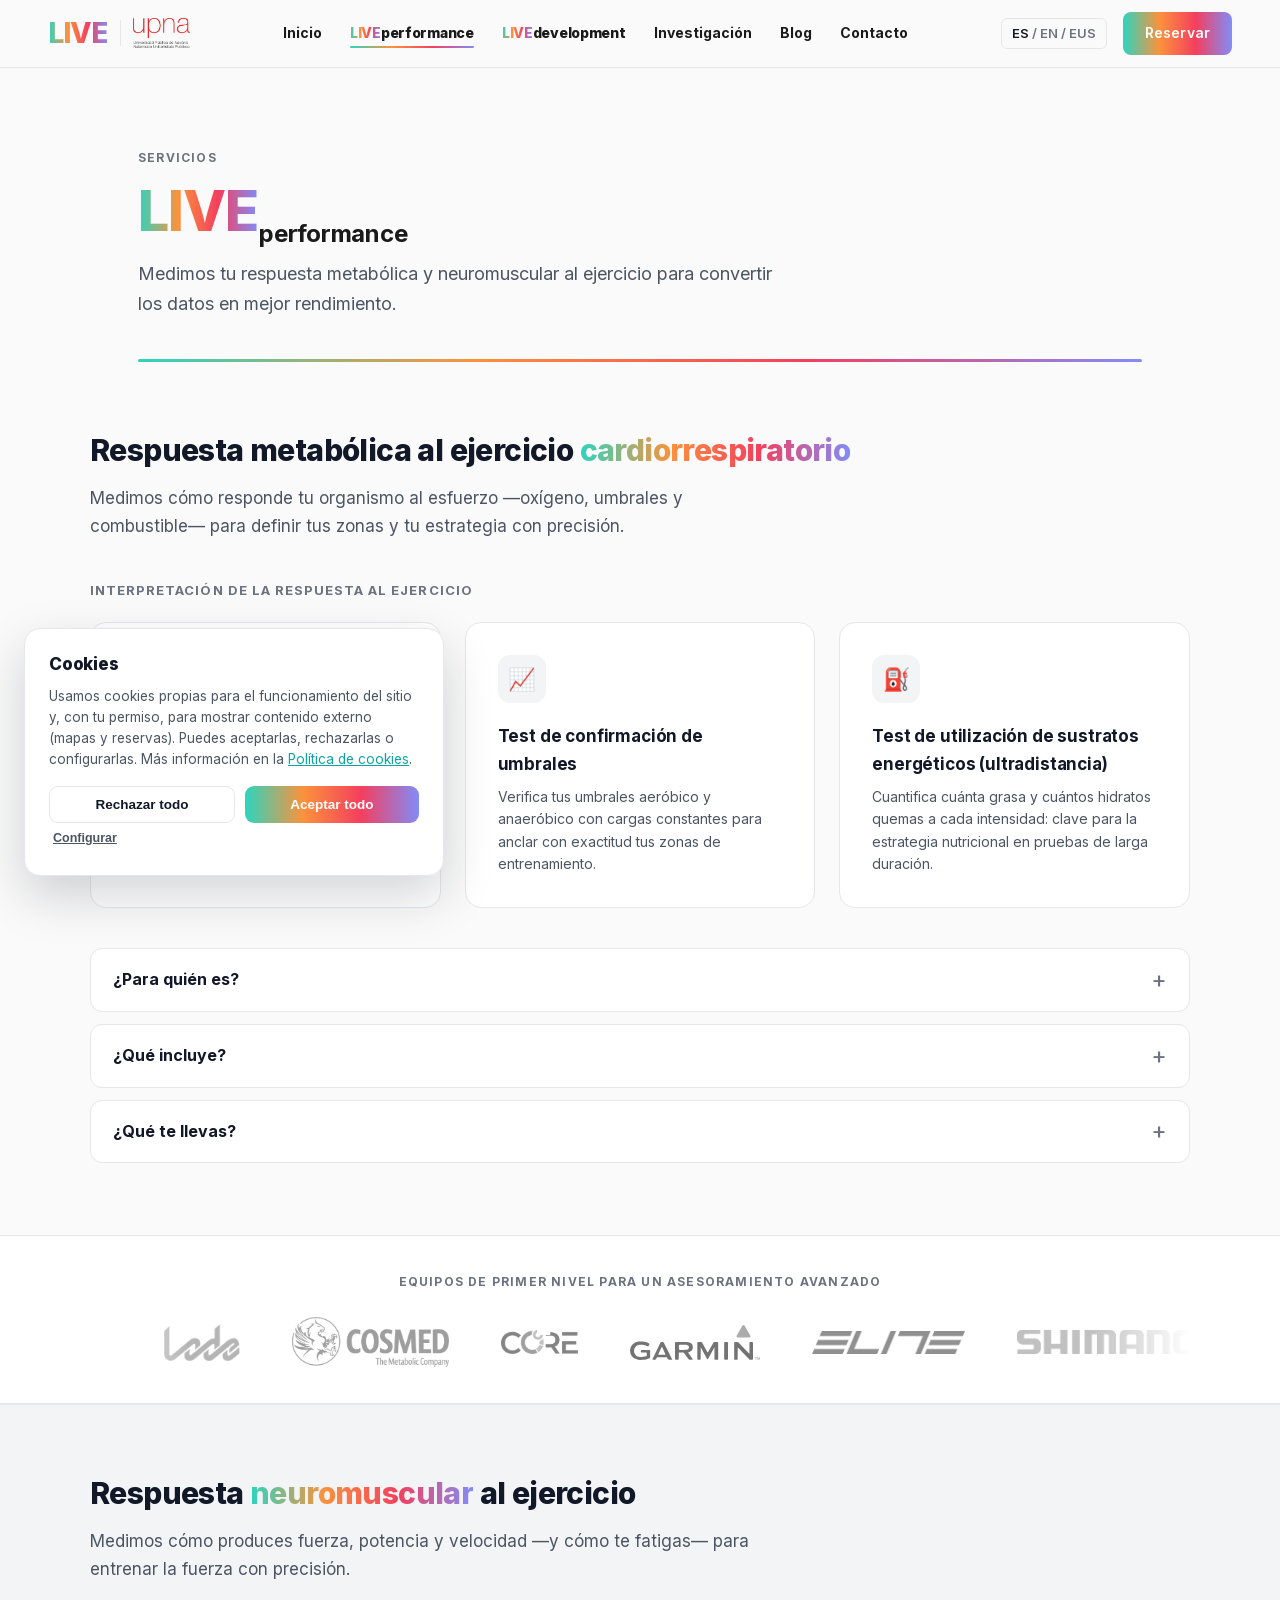
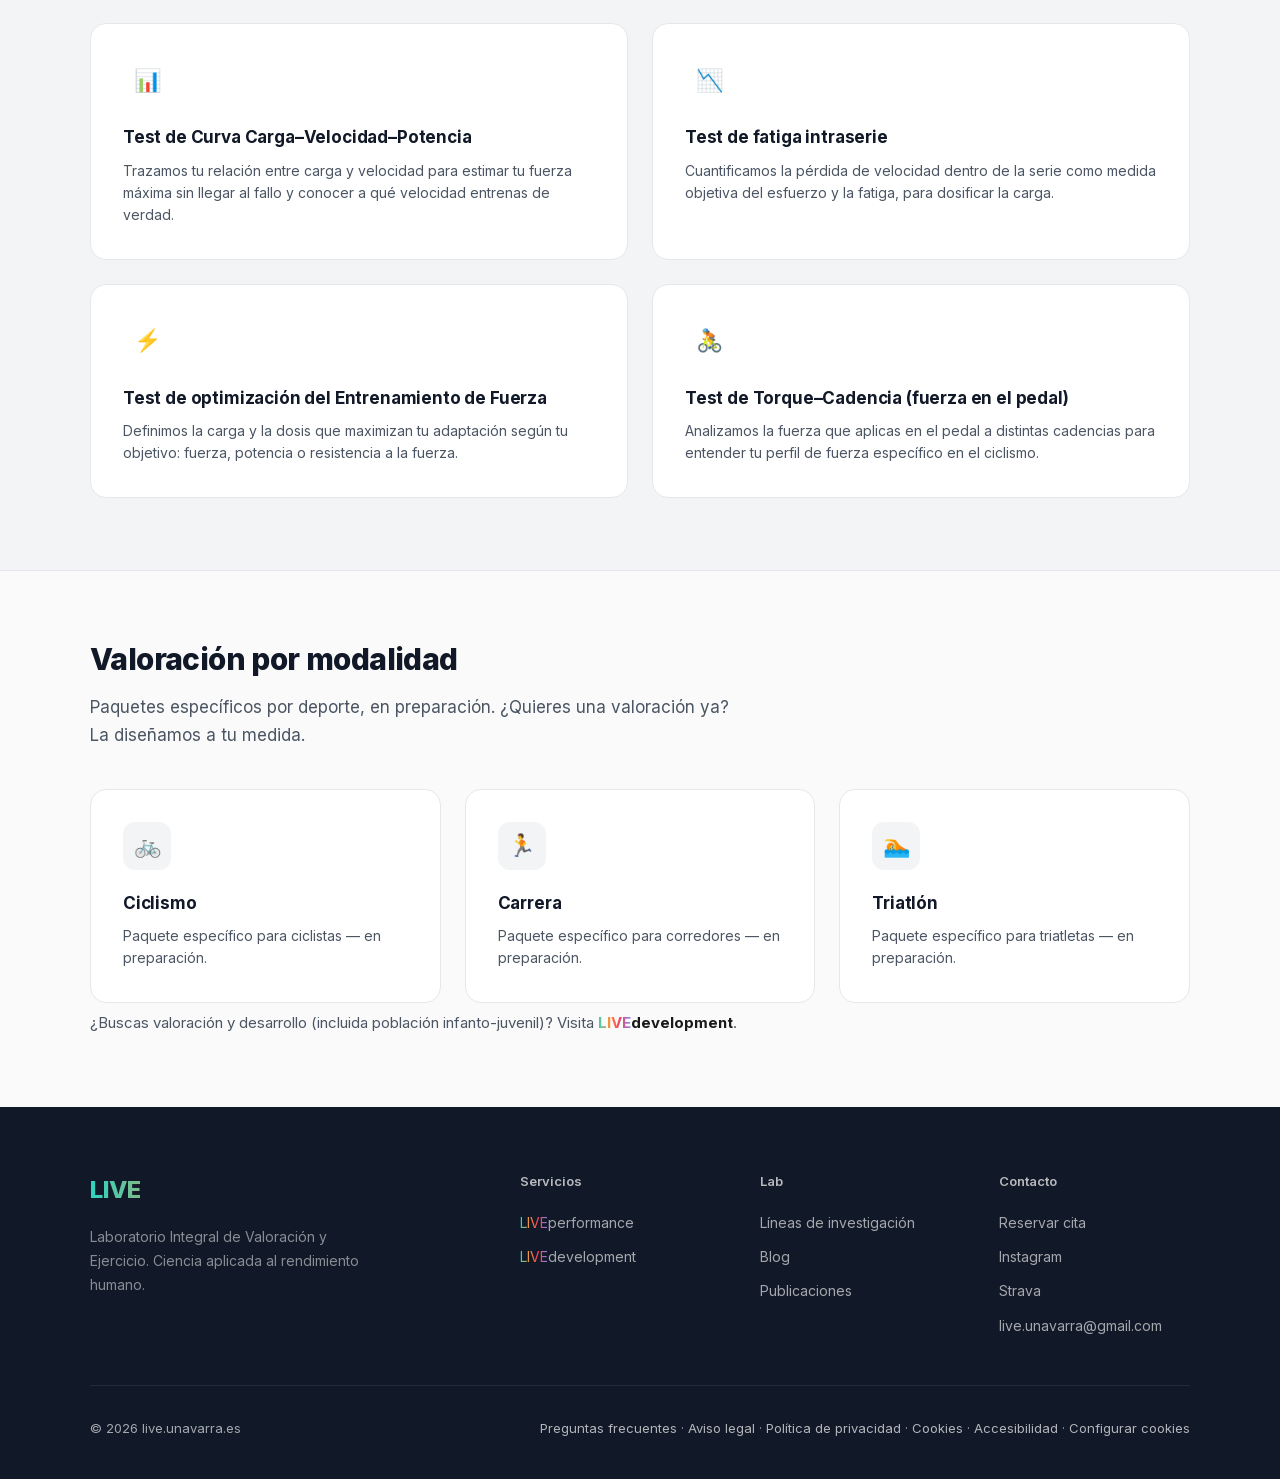
<file: performance.html>
<!DOCTYPE html>
<html lang="es">
<head>
<meta charset="UTF-8">
<meta name="viewport" content="width=device-width, initial-scale=1.0">
<title>LIVEperformance · Valoración y optimización del rendimiento | LIVE Lab</title>
<meta name="description" content="LIVEperformance del LIVE Lab: respuesta metabólica (VO2max, umbrales, sustratos) y neuromuscular (carga-velocidad, fatiga, torque-cadencia) al ejercicio. Pamplona, Navarra.">
<meta name="robots" content="noindex,nofollow">
<meta name="theme-color" content="#2DD4BF">
<link rel="canonical" href="https://live.unavarra.es/performance.html">
<link rel="icon" href="favicon.svg" type="image/svg+xml">
<!-- Open Graph -->
<meta property="og:type" content="website">
<meta property="og:site_name" content="LIVE Lab">
<meta property="og:locale" content="es_ES">
<meta property="og:locale:alternate" content="en_US">
<meta property="og:url" content="https://live.unavarra.es/performance.html">
<meta property="og:title" content="LIVEperformance · Valoración y optimización del rendimiento | LIVE Lab">
<meta property="og:description" content="Respuesta metabólica y neuromuscular al ejercicio: VO2max, umbrales, sustratos, curva carga-velocidad, fatiga y torque-cadencia.">
<meta property="og:image" content="https://live.unavarra.es/og-image.png">
<!-- Twitter -->
<meta name="twitter:card" content="summary_large_image">
<meta name="twitter:title" content="LIVEperformance | LIVE Lab">
<meta name="twitter:description" content="Valoración y optimización del rendimiento deportivo con ciencia aplicada.">
<meta name="twitter:image" content="https://live.unavarra.es/og-image.png">
<!-- Structured data -->
<script type="application/ld+json">
{
  "@context": "https://schema.org",
  "@type": "BreadcrumbList",
  "itemListElement": [
    { "@type": "ListItem", "position": 1, "name": "Inicio", "item": "https://live.unavarra.es/" },
    { "@type": "ListItem", "position": 2, "name": "LIVEperformance", "item": "https://live.unavarra.es/performance.html" }
  ]
}
</script>
<link rel="stylesheet" href="fonts.css">
<link rel="manifest" href="site.webmanifest">
<link rel="apple-touch-icon" href="icon-180.png">
<style>
  *, *::before, *::after { box-sizing: border-box; margin: 0; padding: 0; }
  :root {
    --teal:#2DD4BF; --orange:#FB923C; --coral:#F43F5E; --blue:#818CF8;
    --white:#FAFAFA; --gray-50:#F3F4F6; --gray-100:#E5E7EB; --gray-200:#E5E7EB;
    --gray-400:#6B7280; --gray-600:#4B5563; --gray-900:#111827;
    --matte:#1A1A1A;
    --gradient: linear-gradient(90deg, var(--teal), var(--orange), var(--coral), var(--blue));
  }
  html { scroll-behavior: smooth; }
  [id] { scroll-margin-top: 88px; }
  body { font-family:'Inter',sans-serif; background:var(--white); color:var(--gray-900); line-height:1.6; }

  .grad-text { background:var(--gradient); -webkit-background-clip:text; -webkit-text-fill-color:transparent; background-clip:text; }
  .grad-bar { height:3px; background:var(--gradient); border-radius:2px; }
  .grad-btn { background:var(--gradient); color:white; border:none; padding:14px 32px; border-radius:8px; font-size:15px; font-weight:600; cursor:pointer; letter-spacing:.01em; transition:opacity .2s; }
  .grad-btn:hover { opacity:.88; }

  /* ── NAV (shared) ── */
  nav { position:sticky; top:0; z-index:100; background:rgba(250,250,250,.92); backdrop-filter:blur(12px); border-bottom:1px solid var(--gray-100); padding:0 48px; display:flex; align-items:center; justify-content:space-between; height:68px; }
  .nav-logo { font-size:28px; font-weight:800; letter-spacing:-.03em; text-decoration:none; }
  .nav-brandlock { display:flex; align-items:center; gap:12px; }
  .nav-divider { width:1px; height:26px; background:var(--gray-100); }
  .nav-upna { height:30px; width:auto; display:block; }
  .nav-links { display:flex; gap:28px; list-style:none; font-size:14px; font-weight:700; color:#1A1A1A; align-items:center; }
  .nav-links a { text-decoration:none; color:inherit; transition:color .15s; }
  .nav-links a:hover, .nav-links a.current { color:var(--gray-900); }
  .nav-links a.nav-brand { font-weight:800; letter-spacing:-.02em; position:relative; }
  .nav-links a.nav-brand .sfx { color:#1A1A1A; }
  .nav-links a.nav-brand.current::after { content:""; position:absolute; left:0; right:0; bottom:-7px; height:2px; background:var(--gradient); border-radius:2px; }
  .nav-right { display:flex; align-items:center; gap:16px; }
  .nav-book-mobile { display: none; }
  .lang-toggle { font-size:13px; font-weight:600; color:var(--gray-400); cursor:pointer; padding:4px 10px; border:1px solid var(--gray-100); border-radius:6px; user-select:none; white-space:nowrap; }
  .lang-toggle .active { color:var(--gray-900); }
  .nav-toggle { display:none; flex-direction:column; gap:5px; background:none; border:none; cursor:pointer; padding:8px; }
  .nav-toggle span { width:22px; height:2px; background:var(--gray-900); border-radius:2px; transition:transform .25s,opacity .25s; }
  .nav-toggle.open span:nth-child(1){ transform:translateY(7px) rotate(45deg); }
  .nav-toggle.open span:nth-child(2){ opacity:0; }
  .nav-toggle.open span:nth-child(3){ transform:translateY(-7px) rotate(-45deg); }

  /* ── PAGE HERO ── */
  .page-hero { max-width:1100px; margin:0 auto; padding:80px 48px 40px; }
  .page-hero .section-label { font-size:12px; font-weight:700; letter-spacing:.1em; text-transform:uppercase; color:var(--gray-400); margin-bottom:16px; }
  .page-hero p { font-size:18px; color:var(--gray-600); max-width:660px; line-height:1.65; margin-top:20px; }
  .section-divider { max-width:1100px; margin:0 auto; padding:0 48px; }

  /* ── LOGO BAND ── */
  .logo-band { background:#fff; border-top:1px solid var(--gray-100); border-bottom:1px solid var(--gray-100); padding:36px 0; }
  .logo-fade { max-width:1100px; margin:0 auto; padding:0 48px; overflow:hidden; -webkit-mask-image:linear-gradient(to right, transparent 0, #000 9%, #000 91%, transparent 100%); mask-image:linear-gradient(to right, transparent 0, #000 9%, #000 91%, transparent 100%); }
  .logo-head { max-width:1100px; margin:0 auto 26px; padding:0 48px; text-align:center; font-size:12px; font-weight:700; letter-spacing:.1em; text-transform:uppercase; color:var(--gray-400); }
  .logo-track { display:flex; align-items:center; width:max-content; animation:logo-scroll 35s linear infinite; }
  .logo-track img { height:var(--h, 26px); width:auto; object-fit:contain; margin:0 26px; filter:grayscale(100%); opacity:.55; transition:filter .25s, opacity .25s; }
  .logo-track img:hover { filter:grayscale(0); opacity:1; }
  .logo-band:hover .logo-track { animation-play-state:paused; }
  @keyframes logo-scroll { from { transform:translateX(0); } to { transform:translateX(-50%); } }
  @media (prefers-reduced-motion: reduce) {
    .logo-track { animation:none; flex-wrap:wrap; justify-content:center; padding:0 48px; }
    .logo-track img { transition:none; }
  }

  /* ── BRAND WORDMARK ── */
  .wordmark { display:inline-block; font-weight:800; letter-spacing:-.03em; line-height:1; }
  .wordmark .wm-live { font-size:56px; }
  .wordmark .wm-suffix { font-size:24px; font-weight:700; color:var(--matte); position:relative; top:11px; left:1px; letter-spacing:-.01em; }

  /* ── SECTIONS ── */
  section { padding:64px 48px 72px; }
  section.alt { background:var(--gray-50); border-top:1px solid var(--gray-100); border-bottom:1px solid var(--gray-100); }
  .section-inner { max-width:1100px; margin:0 auto; }
  .sec-h { font-size:30px; font-weight:800; letter-spacing:-.02em; margin-bottom:10px; }
  .lead { font-size:17px; color:var(--gray-600); max-width:660px; line-height:1.65; margin-bottom:40px; }
  .sub-head { font-size:13px; font-weight:700; letter-spacing:.08em; text-transform:uppercase; color:var(--gray-400); margin:8px 0 22px; }

  .services-grid { display:grid; grid-template-columns:repeat(3,1fr); gap:24px; }
  @media (min-width:561px){ .services-grid.two { grid-template-columns:repeat(2,1fr); } }
  .service-card { background:white; border:1px solid var(--gray-100); border-radius:16px; padding:32px; transition:box-shadow .2s,transform .2s; }
  .service-card:hover { box-shadow:0 8px 32px rgba(0,0,0,.06); transform:translateY(-2px); }
  .service-icon { width:48px; height:48px; border-radius:12px; background:var(--gray-50); display:flex; align-items:center; justify-content:center; font-size:22px; margin-bottom:20px; }
  section.alt .service-icon { background:white; }
  .service-card h3 { font-size:17px; font-weight:700; margin-bottom:8px; letter-spacing:-.01em; }
  .service-card p { font-size:14px; color:var(--gray-600); line-height:1.6; }

  /* ── ACCORDIONS (native <details>) ── */
  .acc-wrap { margin-top:40px; display:flex; flex-direction:column; gap:12px; }
  .acc { border:1px solid var(--gray-100); border-radius:12px; background:white; overflow:hidden; }
  .acc summary { list-style:none; cursor:pointer; padding:18px 22px; font-size:16px; font-weight:700; color:var(--gray-900); display:flex; justify-content:space-between; align-items:center; gap:16px; }
  .acc summary::-webkit-details-marker { display:none; }
  .acc summary::after { content:"+"; font-size:24px; font-weight:400; line-height:1; color:var(--gray-400); }
  .acc[open] summary::after { content:"\2013"; }
  .acc-body { padding:0 22px 20px; font-size:15px; color:var(--gray-600); line-height:1.65; }
  .seal { margin-top:28px; font-size:13.5px; color:var(--gray-400); font-style:italic; }

  .cross-link { max-width:1100px; margin:8px auto 0; font-size:15px; color:var(--gray-600); }
  .cross-link a { font-weight:700; text-decoration:none; }
  .cross-link a .sfx { color:var(--matte); }

  /* ── FOOTER (shared) ── */
  footer { background:var(--gray-900); color:white; padding:64px 48px 40px; }
  .footer-inner { max-width:1100px; margin:0 auto; }
  .footer-top { display:grid; grid-template-columns:2fr 1fr 1fr 1fr; gap:48px; padding-bottom:48px; border-bottom:1px solid rgba(255,255,255,.08); }
  .footer-logo { font-size:24px; font-weight:800; letter-spacing:-.02em; margin-bottom:16px; }
  .footer-desc { font-size:14px; color:rgba(255,255,255,.5); line-height:1.7; max-width:280px; }
  .footer-col h4 { font-size:13px; font-weight:600; margin-bottom:20px; color:rgba(255,255,255,.7); }
  .footer-col ul { list-style:none; display:flex; flex-direction:column; gap:12px; }
  .footer-col ul li { font-size:14px; color:rgba(255,255,255,.62); transition:color .15s; }
  .footer-col ul li:hover { color:white; }
  .footer-col ul li a { color:inherit; text-decoration:none; }
  .footer-bottom { padding-top:32px; display:flex; justify-content:space-between; align-items:center; gap:16px; flex-wrap:wrap; font-size:13px; color:rgba(255,255,255,.62); }
  .footer-bottom a { color:rgba(255,255,255,.68); text-decoration:none; }
  .footer-bottom a:hover { color:#fff; text-decoration:underline; }

  /* ── RESPONSIVE ── */
  @media (max-width:900px){
    nav { padding:0 24px; }
    .nav-toggle { display:flex; }
    .nav-right .grad-btn { display:none!important; }
    .nav-book-mobile { display:block; }
    .nav-upna { height:22px; }
    .nav-right { gap:8px; }
    .lang-toggle { font-size:11px; padding:3px 6px; }
    .nav-links { position:absolute; top:68px; left:0; right:0; flex-direction:column; gap:0; background:var(--white); border-bottom:1px solid var(--gray-100); padding:8px 0; display:none; align-items:stretch; }
    .nav-links.open { display:flex; }
    .nav-links a { display:block; padding:14px 24px; }
    .nav-links a:hover { background:var(--gray-50); }
    .nav-links a.nav-brand.current::after { display:none; }
    .page-hero { padding:56px 24px 32px; }
    .section-divider { padding:0 24px; }
    .logo-band { padding:28px 0; }
    .logo-track img { margin:0 18px; }
    section { padding:48px 24px 56px; }
    .sec-h { font-size:24px; }
    .services-grid { grid-template-columns:repeat(2,1fr); }
    .wordmark .wm-live { font-size:44px; }
    .wordmark .wm-suffix { font-size:20px; top:9px; }
    footer { padding:56px 24px 32px; }
    .footer-top { grid-template-columns:1fr 1fr; gap:32px; }
  }
  @media (max-width:560px){
    .logo-track img { height:calc(var(--h, 26px) * .82); }
    .services-grid { grid-template-columns:1fr; }
    .wordmark .wm-live { font-size:38px; }
    .wordmark .wm-suffix { font-size:17px; top:8px; }
    .footer-top { grid-template-columns:1fr; gap:28px; }
    .footer-bottom { flex-direction:column; align-items:flex-start; gap:8px; }
  }
</style>
</head>
<body>
<a href="#top" class="skip-link">Saltar al contenido</a>
<style>.skip-link{position:absolute;left:-9999px;top:0;background:#111827;color:#fff;padding:10px 16px;border-radius:0 0 8px 0;font-size:14px;font-weight:700;z-index:10000;text-decoration:none;}.skip-link:focus{left:0;}</style>

<!-- NAV -->
<nav>
  <div class="nav-brandlock">
    <a href="index.html#top" class="nav-logo grad-text">LIVE</a>
    <span class="nav-divider"></span>
    <img class="nav-upna" src="upna-logo.png" alt="Universidad Pública de Navarra">
  </div>
  <ul class="nav-links" id="navLinks">
    <li><a href="index.html#top" data-i18n="nav.home">Inicio</a></li>
    <li><a href="performance.html" class="nav-brand current"><span class="grad-text">LIVE</span><span class="sfx">performance</span></a></li>
    <li><a href="development.html" class="nav-brand"><span class="grad-text">LIVE</span><span class="sfx">development</span></a></li>    <li><a href="index.html#proyectos" data-i18n="nav.research">Investigación</a></li>
    <li><a href="index.html#blog" data-i18n="nav.blog">Blog</a></li>
    <li><a href="contacto.html" data-i18n="nav.contact">Contacto</a></li>
    <li class="nav-book-mobile"><a href="reservas.html" data-i18n="nav.book">Reservar</a></li>
  </ul>
  <div class="nav-right">
    <div class="lang-toggle" id="langToggle" title="Cambiar idioma / Switch language">
      <span class="active" data-lang="es">ES</span> / <span data-lang="en">EN</span> / <span data-lang="eu">EUS</span>
    </div>
    <a href="reservas.html" class="grad-btn" style="padding:10px 22px; font-size:14px; display:inline-block; text-decoration:none;" data-i18n="nav.book">Reservar</a>
    <button class="nav-toggle" id="navToggle" aria-label="Menú" aria-expanded="false" aria-controls="navLinks"><span></span><span></span><span></span></button>
  </div>
</nav>

<!-- PAGE HERO -->
<div class="page-hero" id="top">
  <div class="section-label" data-i18n="pf.label">Servicios</div>
  <h1 class="wordmark"><span class="wm-live grad-text">LIVE</span><span class="wm-suffix">performance</span></h1>
  <p data-i18n="pf.hero">Medimos tu respuesta metabólica y neuromuscular al ejercicio para convertir los datos en mejor rendimiento.</p>
</div>
<div class="section-divider"><div class="grad-bar"></div></div>

<!-- ===== RESPUESTA METABÓLICA ===== -->
<section id="metabolica">
  <div class="section-inner">
    <h2 class="sec-h" data-i18n="met.h">Respuesta metabólica al ejercicio <span class="grad-text">cardiorrespiratorio</span></h2>
    <p class="lead" data-i18n="met.intro">Medimos cómo responde tu organismo al esfuerzo —oxígeno, umbrales y combustible— para definir tus zonas y tu estrategia con precisión.</p>

    <div class="sub-head" data-i18n="met.sub">Interpretación de la respuesta al ejercicio</div>
    <div class="services-grid">
      <div class="service-card">
        <div class="service-icon">🫁</div>
        <h3 data-i18n="met.1.h">Test incremental máximo (VO₂max)</h3>
        <p data-i18n="met.1.p">Determina tu consumo máximo de oxígeno y tu potencia aeróbica máxima en una rampa progresiva hasta el agotamiento.</p>
      </div>
      <div class="service-card">
        <div class="service-icon">📈</div>
        <h3 data-i18n="met.2.h">Test de confirmación de umbrales</h3>
        <p data-i18n="met.2.p">Verifica tus umbrales aeróbico y anaeróbico con cargas constantes para anclar con exactitud tus zonas de entrenamiento.</p>
      </div>
      <div class="service-card">
        <div class="service-icon">⛽</div>
        <h3 data-i18n="met.3.h">Test de utilización de sustratos energéticos (ultradistancia)</h3>
        <p data-i18n="met.3.p">Cuantifica cuánta grasa y cuántos hidratos quemas a cada intensidad: clave para la estrategia nutricional en pruebas de larga duración.</p>
      </div>
    </div>

    <div class="acc-wrap">
      <details class="acc">
        <summary data-i18n="met.acc1.q">¿Para quién es?</summary>
        <div class="acc-body" data-i18n="met.acc1.a">Desde quien empieza y quiere entrenar con cabeza hasta el deportista de competición que busca afinar zonas y estrategia. Adaptamos el protocolo a tu nivel y a tu objetivo.</div>
      </details>
      <details class="acc">
        <summary data-i18n="met.acc2.q">¿Qué incluye?</summary>
        <div class="acc-body" data-i18n="met.acc2.a">Una prueba progresiva en cicloergómetro de precisión con análisis de gases respiratorios y muestras de lactato. Según tu objetivo, añadimos la confirmación de umbrales o el análisis del uso de combustible.</div>
      </details>
      <details class="acc">
        <summary data-i18n="met.acc3.q">¿Qué te llevas?</summary>
        <div class="acc-body" data-i18n="met.acc3.a">Un informe claro con tu VO₂max, tus umbrales y tus zonas individualizadas, además de recomendaciones prácticas para tu entrenamiento.</div>
      </details>
    </div>
  </div>
</section>

<!-- LOGO STRIP (equipamiento) -->
<div class="logo-band">
  <div class="logo-head" data-i18n="logos.head">Equipos de primer nivel para un asesoramiento avanzado</div>
  <div class="logo-fade">
  <div class="logo-track">
    <img src="logos/lode.png" alt="LODE" style="--h:37px">
    <img src="logos/cosmed.png" alt="COSMED" style="--h:50px">
    <img src="logos/core.png" alt="CORE" style="--h:24px">
    <img src="logos/garmin.svg" alt="Garmin" style="--h:35px">
    <img src="logos/elite.png" alt="Elite" style="--h:23px">
    <img src="logos/shimano.png" alt="Shimano" style="--h:24px">
    <img src="logos/look.png" alt="LOOK" style="--h:23px">
    <img src="logos/tforce.png" alt="T-Force" style="--h:36px">
    <img src="logos/rogue.png" alt="Rogue" style="--h:24px">
    <img src="logos/delsys.png" alt="Delsys" style="--h:39px">
    <!-- copia para el bucle continuo -->
    <img src="logos/lode.png" alt="" aria-hidden="true" style="--h:37px">
    <img src="logos/cosmed.png" alt="" aria-hidden="true" style="--h:50px">
    <img src="logos/core.png" alt="" aria-hidden="true" style="--h:24px">
    <img src="logos/garmin.svg" alt="" aria-hidden="true" style="--h:35px">
    <img src="logos/elite.png" alt="" aria-hidden="true" style="--h:23px">
    <img src="logos/shimano.png" alt="" aria-hidden="true" style="--h:24px">
    <img src="logos/look.png" alt="" aria-hidden="true" style="--h:23px">
    <img src="logos/tforce.png" alt="" aria-hidden="true" style="--h:36px">
    <img src="logos/rogue.png" alt="" aria-hidden="true" style="--h:24px">
    <img src="logos/delsys.png" alt="" aria-hidden="true" style="--h:39px">
  </div>
  </div>
</div>

<!-- ===== RESPUESTA NEUROMUSCULAR ===== -->
<section id="neuromuscular" class="alt">
  <div class="section-inner">
    <h2 class="sec-h" data-i18n="neu.h">Respuesta <span class="grad-text">neuromuscular</span> al ejercicio</h2>
    <p class="lead" data-i18n="neu.intro">Medimos cómo produces fuerza, potencia y velocidad —y cómo te fatigas— para entrenar la fuerza con precisión.</p>

    <div class="services-grid two">
      <div class="service-card">
        <div class="service-icon">📊</div>
        <h3 data-i18n="neu.1.h">Test de Curva Carga–Velocidad–Potencia</h3>
        <p data-i18n="neu.1.p">Trazamos tu relación entre carga y velocidad para estimar tu fuerza máxima sin llegar al fallo y conocer a qué velocidad entrenas de verdad.</p>
      </div>
      <div class="service-card">
        <div class="service-icon">📉</div>
        <h3 data-i18n="neu.2.h">Test de fatiga intraserie</h3>
        <p data-i18n="neu.2.p">Cuantificamos la pérdida de velocidad dentro de la serie como medida objetiva del esfuerzo y la fatiga, para dosificar la carga.</p>
      </div>
      <div class="service-card">
        <div class="service-icon">⚡</div>
        <h3 data-i18n="neu.3.h">Test de optimización del Entrenamiento de Fuerza</h3>
        <p data-i18n="neu.3.p">Definimos la carga y la dosis que maximizan tu adaptación según tu objetivo: fuerza, potencia o resistencia a la fuerza.</p>
      </div>
      <div class="service-card">
        <div class="service-icon">🚴</div>
        <h3 data-i18n="neu.4.h">Test de Torque–Cadencia (fuerza en el pedal)</h3>
        <p data-i18n="neu.4.p">Analizamos la fuerza que aplicas en el pedal a distintas cadencias para entender tu perfil de fuerza específico en el ciclismo.</p>
      </div>
    </div>
  </div>
</section>

<!-- ===== POR MODALIDAD (placeholders) ===== -->
<section id="modalidades">
  <div class="section-inner">
    <h2 class="sec-h" data-i18n="mod.h">Valoración por modalidad</h2>
    <p class="lead" data-i18n="mod.intro">Paquetes específicos por deporte, en preparación. ¿Quieres una valoración ya? La diseñamos a tu medida.</p>
    <div class="services-grid">
      <div class="service-card">
        <div class="service-icon">🚲</div>
        <h3 data-i18n="mod.cyc.h">Ciclismo</h3>
        <p data-i18n="mod.cyc.p">Paquete específico para ciclistas — en preparación.</p>
      </div>
      <div class="service-card">
        <div class="service-icon">🏃</div>
        <h3 data-i18n="mod.run.h">Carrera</h3>
        <p data-i18n="mod.run.p">Paquete específico para corredores — en preparación.</p>
      </div>
      <div class="service-card">
        <div class="service-icon">🏊</div>
        <h3 data-i18n="mod.tri.h">Triatlón</h3>
        <p data-i18n="mod.tri.p">Paquete específico para triatletas — en preparación.</p>
      </div>
    </div>
    <p class="cross-link" data-i18n="pf.cross">¿Buscas valoración y desarrollo (incluida población infanto-juvenil)? Visita <a href="development.html"><span class="grad-text">LIVE</span><span class="sfx">development</span></a>.</p>
  </div>
</section>

<!-- FOOTER -->
<footer id="contacto">
  <div class="footer-inner">
    <div class="footer-top">
      <div>
        <div class="footer-logo grad-text">LIVE</div>
        <p class="footer-desc" data-i18n="foot.desc">Laboratorio Integral de Valoración y Ejercicio. Ciencia aplicada al rendimiento humano.</p>
      </div>
      <div class="footer-col">
        <h4 data-i18n="foot.servicesH">Servicios</h4>
        <ul>
          <li><a href="performance.html"><span class="grad-text">LIVE</span>performance</a></li>
          <li><a href="development.html"><span class="grad-text">LIVE</span>development</a></li>
        </ul>
      </div>
      <div class="footer-col">
        <h4 data-i18n="foot.labH">Lab</h4>
        <ul>
          <li data-i18n="foot.lines">Líneas de investigación</li>
          <li data-i18n="nav.blog">Blog</li>
          <li data-i18n="foot.pubs">Publicaciones</li>
        </ul>
      </div>
      <div class="footer-col">
        <h4 data-i18n="nav.contact">Contacto</h4>
        <ul>
          <li data-i18n="foot.book">Reservar cita</li>
          <li><a href="https://instagram.com/live.lab" target="_blank" rel="noopener">Instagram</a></li>
          <li><a href="https://www.strava.com/clubs/liveunavarra" target="_blank" rel="noopener">Strava</a></li>
          <li><a href="mailto:live.unavarra@gmail.com">live.unavarra@gmail.com</a></li>
        </ul>
      </div>
    </div>
    <div class="footer-bottom">
      <span>© 2026 live.unavarra.es</span>
      <span data-i18n="foot.legal"><a href="faq.html">Preguntas frecuentes</a> · <a href="legal.html#aviso-legal">Aviso legal</a> · <a href="legal.html#privacidad">Política de privacidad</a> · <a href="legal.html#cookies">Cookies</a> · <a href="legal.html#accesibilidad">Accesibilidad</a> · <a href="#" data-cookie-settings>Configurar cookies</a></span>
    </div>
  </div>
</footer>

<script>
  const I18N = {
    eu: {
      "nav.home":"Hasiera","nav.projects":"Proiektuak","nav.research":"Ikerketa","nav.blog":"Bloga","nav.contact":"Harremanetarako","nav.book":"Erreserbatu",
      "pf.label":"Zerbitzuak",
      "pf.hero":"Zure erantzun metabolikoa eta neuromuskularra neurtzen dugu ariketan, datuak errendimendu hobean bihurtzeko.",
      "logos.head":"Lehen mailako ekipamendua aholkularitza aurreratu baterako",
      "met.h":"Erantzun metabolikoa <span class=\"grad-text\">kardiorrespiratorio</span> ariketan",
      "met.intro":"Zure organismoak ahaleginean nola erantzuten duen neurtzen dugu —oxigenoa, atalaseak eta erregaia— zure zonak eta estrategia zehaztasunez definitzeko.",
      "met.sub":"Ariketarekiko erantzunaren interpretazioa",
      "met.1.h":"Test gehikorra maximoa (VO₂max)",
      "met.1.p":"Zure oxigeno-kontsumo maximoa eta zure potentzia aerobiko maximoa zehazten ditu, errapa progresibo batean nekea iritsi arte.",
      "met.2.h":"Atalaseen berrespen-testa",
      "met.2.p":"Zure atalase aerobiko eta anaerobikoak egiaztatzen ditu karga konstanteekin, zure entrenamendu-zonak zehaztasunez ainguratzeko.",
      "met.3.h":"Energia-substratuen erabilera-testa (urrutiko proba luzeak)",
      "met.3.p":"Intentsitate bakoitzean zenbat gantz eta zenbat hidrato erretzen dituzun kuantifikatzen du: funtsezkoa iraupen luzeko probetako estrategia nutrizionalerako.",
      "met.acc1.q":"Norentzat da?",
      "met.acc1.a":"Buruz entrenatu nahi duen hasiberritik zonak eta estrategia fintzen dabilen lehiaketako kirolarira. Protokoloa zure mailara eta helburura egokitzen dugu.",
      "met.acc2.q":"Zer dakar?",
      "met.acc2.a":"Zehaztasuneko zikloergometro batean proba progresibo bat, arnasketa-gasen analisiarekin eta laktato-laginekin. Zure helburuaren arabera, atalaseen berrespena edo erregai-erabileraren analisia gehitzen dugu.",
      "met.acc3.q":"Zer eramaten duzu?",
      "met.acc3.a":"Zure VO₂max, zure atalaseak eta zure zona pertsonalizatuak biltzen dituen txosten argia, zure entrenamendurako gomendio praktikoekin batera.",
      "neu.h":"Erantzun <span class=\"grad-text\">neuromuskularra</span> ariketan",
      "neu.intro":"Indarra, potentzia eta abiadura nola sortzen dituzun —eta nola nekatzen zaren— neurtzen dugu, indarra zehaztasunez entrenatzeko.",
      "neu.1.h":"Karga–Abiadura–Potentzia kurbaren testa",
      "neu.1.p":"Zure karga-abiadura erlazioa marrazten dugu, zure indar maximoa kalkulatzeko nekera iritsi gabe eta benetan zein abiaduratan entrenatzen duzun jakiteko.",
      "neu.2.h":"Serie barneko nekearen testa",
      "neu.2.p":"Serie barruan galdutako abiadura kuantifikatzen dugu, ahaleginaren eta nekearen neurri objektibo gisa, karga doseifikatzeko.",
      "neu.3.h":"Indar-entrenamenduaren optimizazio-testa",
      "neu.3.p":"Zure egokitzapena maximizatzen duen karga eta dosia zehazten dugu, zure helburuaren arabera: indarra, potentzia edo indar-erresistentzia.",
      "neu.4.h":"Torke–Kadentzia testa (pedaleko indarra)",
      "neu.4.p":"Kadentzia ezberdinetan pedalean ezartzen duzun indarra aztertzen dugu, zure txirrindularitzarako indar-profil espezifikoa ulertzeko.",
      "mod.h":"Modalitatearen araberako balorazioa",
      "mod.intro":"Kirol bakoitzerako pack espezifikoak, prestatzen ari gara. Balorazioa orain nahi duzu? Zure neurrira diseinatuko dugu.",
      "mod.cyc.h":"Txirrindularitza","mod.cyc.p":"Txirrindularientzako pack espezifikoa — prestatzen.",
      "mod.run.h":"Lasterketa","mod.run.p":"Lasterkarientzako pack espezifikoa — prestatzen.",
      "mod.tri.h":"Triatloia","mod.tri.p":"Triatletentzako pack espezifikoa — prestatzen.",
      "pf.cross":"Balorazioa eta garapena bilatzen dituzu (haur eta gazte populazioa barne)? Bisitatu <a href=\"development.html\"><span class=\"grad-text\">LIVE</span><span class=\"sfx\">development</span></a>.",
      "foot.desc":"Balorazio eta Ariketarako Laborategi Integratua. Giza errendimenduari aplikatutako zientzia.",
      "foot.servicesH":"Zerbitzuak","foot.labH":"Laborategia","foot.lines":"Ikerketa-lerroak","foot.pubs":"Argitalpenak","foot.book":"Hitzordua erreserbatu","foot.legal":"<a href=\"faq.html\">FAQ</a> · <a href=\"legal.html#aviso-legal\">Lege-oharra</a> · <a href=\"legal.html#privacidad\">Pribatutasun-politika</a> · <a href=\"legal.html#cookies\">Cookieak</a> · <a href=\"legal.html#accesibilidad\">Irisgarritasuna</a> · <a href=\"#\" data-cookie-settings>Cookieen ezarpenak</a>"
    },
    en: {
    "nav.home":"Home","nav.projects":"Projects","nav.research":"Research","nav.blog":"Blog","nav.contact":"Contact","nav.book":"Book now",
    "pf.label":"Services",
    "pf.hero":"We measure your metabolic and neuromuscular response to exercise to turn data into better performance.",
    "logos.head":"Top-tier equipment for advanced assessment",
    "met.h":"Metabolic response to <span class=\"grad-text\">cardiorespiratory</span> exercise",
    "met.intro":"We measure how your body responds to effort — oxygen, thresholds and fuel — to define your zones and your strategy with precision.",
    "met.sub":"Interpreting your response to exercise",
    "met.1.h":"Maximal incremental test (VO₂max)",
    "met.1.p":"Determines your maximal oxygen uptake and your maximal aerobic power in a progressive ramp to exhaustion.",
    "met.2.h":"Threshold confirmation test",
    "met.2.p":"Confirms your aerobic and anaerobic thresholds with constant loads to precisely anchor your training zones.",
    "met.3.h":"Substrate utilisation test (ultra-endurance)",
    "met.3.p":"Quantifies how much fat and carbohydrate you burn at each intensity — key to fuelling strategy in long-duration events.",
    "met.acc1.q":"Who is it for?",
    "met.acc1.a":"From those starting out who want to train smart to the competitive athlete fine-tuning zones and strategy. We adapt the protocol to your level and your goal.",
    "met.acc2.q":"What's involved?",
    "met.acc2.a":"A progressive test on a precision cycle ergometer with breath-by-breath gas analysis and blood lactate sampling. Depending on your goal, we add threshold confirmation or fuel-use analysis.",
    "met.acc3.q":"What you get",
    "met.acc3.a":"A clear report with your VO₂max, your thresholds and your individualised zones, plus practical recommendations for your training.",
    "neu.h":"<span class=\"grad-text\">Neuromuscular</span> response to exercise",
    "neu.intro":"We measure how you produce force, power and speed — and how you fatigue — to train strength with precision.",
    "neu.1.h":"Load–Velocity–Power profile test",
    "neu.1.p":"We map your load–velocity relationship to estimate your maximal strength without going to failure and reveal the real velocity you train at.",
    "neu.2.h":"Intra-set fatigue test",
    "neu.2.p":"We quantify velocity loss within the set as an objective measure of effort and fatigue, to dose your load.",
    "neu.3.h":"Strength-training optimisation test",
    "neu.3.p":"We define the load and dose that maximise your adaptation for your goal: strength, power or strength-endurance.",
    "neu.4.h":"Torque–Cadence test (pedal force)",
    "neu.4.p":"We analyse the force you apply to the pedal at different cadences to understand your cycling-specific force profile.",
    "mod.h":"Sport-specific assessment",
    "mod.intro":"Sport-specific packages, in preparation. Want an assessment now? We'll tailor it to you.",
    "mod.cyc.h":"Cycling","mod.cyc.p":"Cycling-specific package — in preparation.",
    "mod.run.h":"Running","mod.run.p":"Running-specific package — in preparation.",
    "mod.tri.h":"Triathlon","mod.tri.p":"Triathlon-specific package — in preparation.",
    "pf.cross":"Looking for assessment and development (including children and youth)? Visit <a href=\"development.html\"><span class=\"grad-text\">LIVE</span><span class=\"sfx\">development</span></a>.",
    "foot.desc":"Integrated Laboratory for Assessment and Exercise. Science applied to human performance.",
    "foot.servicesH":"Services","foot.labH":"Lab","foot.lines":"Research lines","foot.pubs":"Publications","foot.book":"Book an appointment","foot.legal":"<a href=\"faq.html\">FAQ</a> · <a href=\"legal.html#aviso-legal\">Legal notice</a> · <a href=\"legal.html#privacidad\">Privacy policy</a> · <a href=\"legal.html#cookies\">Cookies</a> · <a href=\"legal.html#accesibilidad\">Accessibility</a> · <a href=\"#\" data-cookie-settings>Cookie settings</a>"
    }
  };
  const ES = {};
  document.querySelectorAll('[data-i18n]').forEach(el => { ES[el.dataset.i18n] = el.innerHTML; });
  const LANGS=['es','en','eu'];
  function setLang(lang){
    document.documentElement.lang = lang;
    document.querySelectorAll('[data-i18n]').forEach(el => {
      const k = el.dataset.i18n, v = lang==='es' ? ES[k] : (I18N[lang]?.[k] ?? ES[k]);
      if (v != null) el.innerHTML = v;
    });
    document.querySelectorAll('#langToggle [data-lang]').forEach(s => s.classList.toggle('active', s.dataset.lang===lang));
    try { localStorage.setItem('liveunavarra-lang', lang); } catch(e){}
  }
  document.getElementById('langToggle').addEventListener('click', () => { const next=LANGS[(LANGS.indexOf(document.documentElement.lang)+1)%LANGS.length]; setLang(next); });
  const navToggle=document.getElementById('navToggle'), navLinks=document.getElementById('navLinks');
  navToggle.addEventListener('click', () => { const o = navToggle.classList.toggle('open'); navLinks.classList.toggle('open'); navToggle.setAttribute('aria-expanded', o); });
  navLinks.querySelectorAll('a').forEach(a => a.addEventListener('click', () => { navToggle.classList.remove('open'); navToggle.setAttribute('aria-expanded', false); navLinks.classList.remove('open'); }));
  try { const saved=localStorage.getItem('liveunavarra-lang'); if (saved==='en'||saved==='eu') setLang(saved); } catch(e){}
</script>
<script src="cookies.js" defer></script>

</body>
</html>
</file>
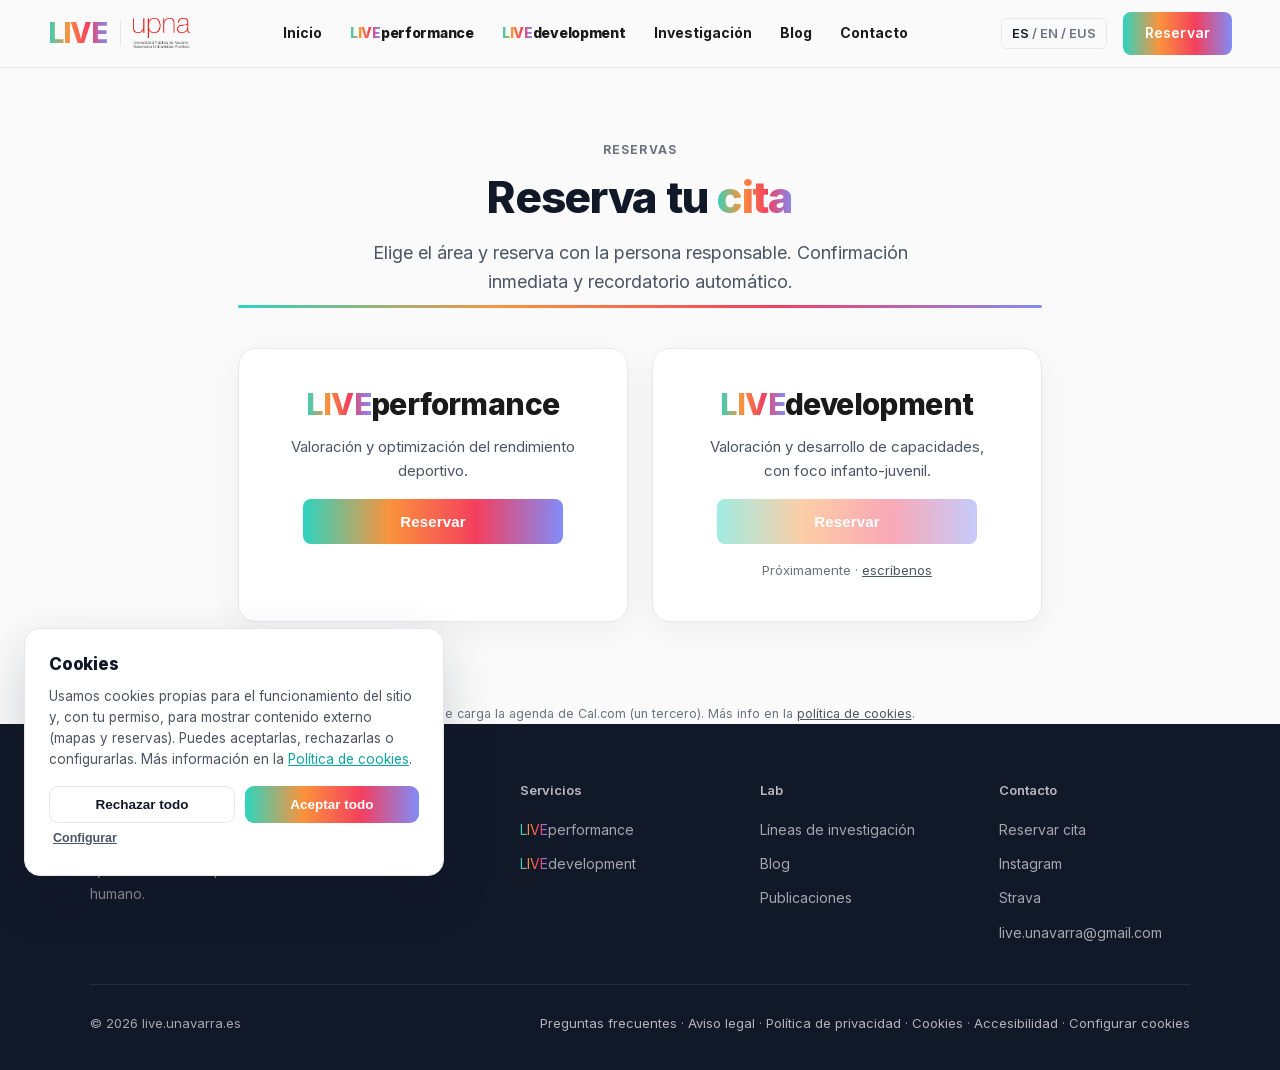
<file: reservas.html>
<!DOCTYPE html>
<html lang="es">
<head>
<meta charset="UTF-8">
<meta name="viewport" content="width=device-width, initial-scale=1.0">
<title>Reservar cita | LIVE Lab</title>
<meta name="description" content="Reserva tu cita en el LIVE Lab (UPNA), Pamplona. Elige LIVEperformance (rendimiento) o LIVEdevelopment (valoración y desarrollo).">
<meta name="robots" content="noindex,nofollow">
<meta name="theme-color" content="#2DD4BF">
<link rel="canonical" href="https://live.unavarra.es/reservas.html">
<link rel="icon" href="favicon.svg" type="image/svg+xml">
<meta property="og:type" content="website">
<meta property="og:site_name" content="LIVE Lab">
<meta property="og:locale" content="es_ES">
<meta property="og:locale:alternate" content="en_US">
<meta property="og:url" content="https://live.unavarra.es/reservas.html">
<meta property="og:title" content="Reservar cita | LIVE Lab">
<meta property="og:description" content="Elige LIVEperformance o LIVEdevelopment y reserva tu cita — UPNA, Pamplona.">
<meta property="og:image" content="https://live.unavarra.es/og-image.png">
<meta name="twitter:card" content="summary_large_image">
<meta name="twitter:title" content="Reservar cita | LIVE Lab">
<meta name="twitter:description" content="Reserva tu cita en el LIVE Lab.">
<meta name="twitter:image" content="https://live.unavarra.es/og-image.png">
<script type="application/ld+json">
{ "@context":"https://schema.org","@type":"BreadcrumbList","itemListElement":[
  {"@type":"ListItem","position":1,"name":"Inicio","item":"https://live.unavarra.es/"},
  {"@type":"ListItem","position":2,"name":"Reservar","item":"https://live.unavarra.es/reservas.html"}]}
</script>
<link rel="stylesheet" href="fonts.css">
<link rel="manifest" href="site.webmanifest">
<link rel="apple-touch-icon" href="icon-180.png">
<style>
  *, *::before, *::after { box-sizing: border-box; margin: 0; padding: 0; }
  :root {
    --teal:#2DD4BF; --orange:#FB923C; --coral:#F43F5E; --blue:#818CF8;
    --white:#FAFAFA; --gray-50:#F3F4F6; --gray-100:#E5E7EB; --gray-200:#E5E7EB;
    --gray-400:#6B7280; --gray-600:#4B5563; --gray-900:#111827; --matte:#1A1A1A;
    --gradient: linear-gradient(90deg, var(--teal), var(--orange), var(--coral), var(--blue));
  }
  html { scroll-behavior: smooth; }
  body { font-family:'Inter',sans-serif; background:var(--white); color:var(--gray-900); line-height:1.6; }
  .grad-text { background:var(--gradient); -webkit-background-clip:text; -webkit-text-fill-color:transparent; background-clip:text; }
  .grad-bar { height:3px; background:var(--gradient); border-radius:2px; }
  .grad-btn { background:var(--gradient); color:white; border:none; padding:14px 32px; border-radius:8px; font-size:15px; font-weight:600; cursor:pointer; letter-spacing:.01em; transition:opacity .2s; }
  .grad-btn:hover { opacity:.88; }

  nav { position:sticky; top:0; z-index:100; background:rgba(250,250,250,.92); backdrop-filter:blur(12px); border-bottom:1px solid var(--gray-100); padding:0 48px; display:flex; align-items:center; justify-content:space-between; height:68px; }
  .nav-logo { font-size:28px; font-weight:800; letter-spacing:-.03em; text-decoration:none; }
  .nav-brandlock { display:flex; align-items:center; gap:12px; }
  .nav-divider { width:1px; height:26px; background:var(--gray-100); }
  .nav-upna { height:30px; width:auto; display:block; }
  .nav-links { display:flex; gap:28px; list-style:none; font-size:14px; font-weight:700; color:#1A1A1A; align-items:center; }
  .nav-links a { text-decoration:none; color:inherit; transition:color .15s; }
  .nav-links a:hover, .nav-links a.current { color:var(--gray-900); }
  .nav-links a.nav-brand { font-weight:800; letter-spacing:-.02em; }
  .nav-links a.nav-brand .sfx { color:#1A1A1A; }
  .nav-right { display:flex; align-items:center; gap:16px; }
  .nav-book-mobile { display: none; }
  .lang-toggle { font-size:13px; font-weight:600; color:var(--gray-400); cursor:pointer; padding:4px 10px; border:1px solid var(--gray-100); border-radius:6px; user-select:none; white-space:nowrap; }
  .lang-toggle .active { color:var(--gray-900); }
  .nav-toggle { display:none; flex-direction:column; gap:5px; background:none; border:none; cursor:pointer; padding:8px; }
  .nav-toggle span { width:22px; height:2px; background:var(--gray-900); border-radius:2px; transition:transform .25s,opacity .25s; }
  .nav-toggle.open span:nth-child(1){ transform:translateY(7px) rotate(45deg); }
  .nav-toggle.open span:nth-child(2){ opacity:0; }
  .nav-toggle.open span:nth-child(3){ transform:translateY(-7px) rotate(-45deg); }

  .r-hero { max-width:900px; margin:0 auto; padding:72px 48px 8px; text-align:center; }
  .r-hero .section-label { font-size:12px; font-weight:700; letter-spacing:.1em; text-transform:uppercase; color:var(--gray-400); margin-bottom:14px; }
  .r-hero h1 { font-size:44px; font-weight:800; letter-spacing:-.03em; line-height:1.1; margin-bottom:16px; }
  .r-hero p { font-size:18px; color:var(--gray-600); max-width:600px; margin:0 auto; line-height:1.65; }
  .section-divider { max-width:900px; margin:0 auto; padding:0 48px; }

  .booking { max-width:900px; margin:0 auto; padding:40px 48px 64px; }
  .book-cards { display:grid; grid-template-columns:1fr 1fr; gap:24px; }
  .book-card { border:1px solid var(--gray-100); border-radius:18px; padding:40px 32px; text-align:center; background:#fff; box-shadow:0 8px 32px rgba(17,24,39,.05); display:flex; flex-direction:column; align-items:center; gap:16px; transition:transform .2s, box-shadow .2s; }
  .book-card:hover { transform:translateY(-2px); box-shadow:0 14px 44px rgba(17,24,39,.08); }
  .bc-mark { font-weight:800; letter-spacing:-.02em; font-size:30px; line-height:1; }
  .bc-mark .sfx { color:var(--matte); }
  .book-card p { font-size:15px; color:var(--gray-600); max-width:300px; }
  .book-card .grad-btn { width:100%; max-width:260px; }
  .book-card .grad-btn[disabled] { opacity:.45; cursor:not-allowed; }
  .bc-soon { font-size:13px; color:var(--gray-400); }
  .bc-soon a { color:var(--gray-600); }
  .back-link { background:none; border:none; color:var(--gray-600); font-weight:700; cursor:pointer; font-size:14px; margin-bottom:14px; padding:6px 0; }
  .cal-box { min-height:560px; border:1px solid var(--gray-100); border-radius:16px; overflow:hidden; background:#fff; }
  .privacy-note { max-width:900px; margin:18px auto 0; padding:0 48px; font-size:12.5px; color:var(--gray-400); text-align:center; }
  .privacy-note a { color:var(--gray-600); }

  footer { background:var(--gray-900); color:white; padding:56px 48px 36px; }
  .footer-inner { max-width:1100px; margin:0 auto; }
  .footer-top { display:grid; grid-template-columns:2fr 1fr 1fr 1fr; gap:48px; padding-bottom:40px; border-bottom:1px solid rgba(255,255,255,.08); }
  .footer-logo { font-size:24px; font-weight:800; letter-spacing:-.02em; margin-bottom:16px; }
  .footer-desc { font-size:14px; color:rgba(255,255,255,.5); line-height:1.7; max-width:280px; }
  .footer-col h4 { font-size:13px; font-weight:600; margin-bottom:18px; color:rgba(255,255,255,.7); }
  .footer-col ul { list-style:none; display:flex; flex-direction:column; gap:12px; }
  .footer-col ul li { font-size:14px; color:rgba(255,255,255,.62); transition:color .15s; }
  .footer-col ul li:hover { color:white; }
  .footer-col ul li a { color:inherit; text-decoration:none; }
  .footer-bottom { padding-top:28px; display:flex; justify-content:space-between; align-items:center; gap:16px; flex-wrap:wrap; font-size:13px; color:rgba(255,255,255,.62); }
  .footer-bottom a { color:rgba(255,255,255,.68); text-decoration:none; }
  .footer-bottom a:hover { color:#fff; text-decoration:underline; }

  @media (max-width:900px){
    nav { padding:0 24px; }
    .nav-toggle { display:flex; }
    .nav-right .grad-btn { display:none!important; }
    .nav-book-mobile { display:block; }
    .nav-upna { height:22px; }
    .nav-right { gap:8px; }
    .lang-toggle { font-size:11px; padding:3px 6px; }
    .nav-links { position:absolute; top:68px; left:0; right:0; flex-direction:column; gap:0; background:var(--white); border-bottom:1px solid var(--gray-100); padding:8px 0; display:none; align-items:stretch; }
    .nav-links.open { display:flex; }
    .nav-links a { display:block; padding:14px 24px; }
    .r-hero { padding:52px 24px 8px; } .r-hero h1 { font-size:34px; }
    .section-divider, .booking, .privacy-note { padding-left:24px; padding-right:24px; }
    footer { padding:48px 24px 28px; } .footer-top { grid-template-columns:1fr 1fr; gap:28px; }
  }
  @media (max-width:700px){ .book-cards { grid-template-columns:1fr; } }
  @media (max-width:560px){ .footer-top { grid-template-columns:1fr; gap:24px; } .footer-bottom { flex-direction:column; align-items:flex-start; gap:8px; } }
</style>
</head>
<body>
<a href="#top" class="skip-link">Saltar al contenido</a>
<style>.skip-link{position:absolute;left:-9999px;top:0;background:#111827;color:#fff;padding:10px 16px;border-radius:0 0 8px 0;font-size:14px;font-weight:700;z-index:10000;text-decoration:none;}.skip-link:focus{left:0;}</style>

<!-- NAV -->
<nav>
  <div class="nav-brandlock">
    <a href="index.html#top" class="nav-logo grad-text">LIVE</a>
    <span class="nav-divider"></span>
    <img class="nav-upna" src="upna-logo.png" alt="Universidad Pública de Navarra">
  </div>
  <ul class="nav-links" id="navLinks">
    <li><a href="index.html#top" data-i18n="nav.home">Inicio</a></li>
    <li><a href="performance.html" class="nav-brand"><span class="grad-text">LIVE</span><span class="sfx">performance</span></a></li>
    <li><a href="development.html" class="nav-brand"><span class="grad-text">LIVE</span><span class="sfx">development</span></a></li>
    <li><a href="index.html#proyectos" data-i18n="nav.research">Investigación</a></li>
    <li><a href="index.html#blog" data-i18n="nav.blog">Blog</a></li>
    <li><a href="contacto.html" data-i18n="nav.contact">Contacto</a></li>
    <li class="nav-book-mobile"><a href="reservas.html" data-i18n="nav.book">Reservar</a></li>
  </ul>
  <div class="nav-right">
    <div class="lang-toggle" id="langToggle" title="Cambiar idioma / Switch language">
      <span class="active" data-lang="es">ES</span> / <span data-lang="en">EN</span> / <span data-lang="eu">EUS</span>
    </div>
    <a href="reservas.html" class="grad-btn current" style="padding:10px 22px; font-size:14px; display:inline-block; text-decoration:none;" data-i18n="nav.book">Reservar</a>
    <button class="nav-toggle" id="navToggle" aria-label="Menú" aria-expanded="false" aria-controls="navLinks"><span></span><span></span><span></span></button>
  </div>
</nav>

<!-- HERO -->
<div class="r-hero" id="top">
  <div class="section-label" data-i18n="rv.label">Reservas</div>
  <h1 data-i18n="rv.h1">Reserva tu <span class="grad-text">cita</span></h1>
  <p data-i18n="rv.sub">Elige el área y reserva con la persona responsable. Confirmación inmediata y recordatorio automático.</p>
</div>
<div class="section-divider"><div class="grad-bar"></div></div>

<!-- BOOKING -->
<section class="booking">
  <div class="book-cards" id="bookCards">
    <div class="book-card">
      <div class="bc-mark"><span class="grad-text">LIVE</span><span class="sfx">performance</span></div>
      <p data-i18n="rv.perf.p">Valoración y optimización del rendimiento deportivo.</p>
      <button type="button" class="grad-btn" data-area="performance" data-i18n="rv.cta">Reservar</button>
      <span class="bc-soon" data-i18n="rv.soon" hidden>Próximamente · <a href="mailto:live.unavarra@gmail.com">escríbenos</a></span>
    </div>
    <div class="book-card">
      <div class="bc-mark"><span class="grad-text">LIVE</span><span class="sfx">development</span></div>
      <p data-i18n="rv.dev.p">Valoración y desarrollo de capacidades, con foco infanto-juvenil.</p>
      <button type="button" class="grad-btn" data-area="development" data-i18n="rv.cta">Reservar</button>
      <span class="bc-soon" data-i18n="rv.soon" hidden>Próximamente · <a href="mailto:live.unavarra@gmail.com">escríbenos</a></span>
    </div>
  </div>
  <div id="cal-wrap" style="display:none;">
    <button type="button" class="back-link" id="calBack" data-i18n="rv.back">← Volver a elegir área</button>
    <div id="cal-inline" class="cal-box"></div>
  </div>
</section>
<p class="privacy-note" data-i18n="rv.priv">Al reservar se carga la agenda de Cal.com (un tercero). Más info en la <a href="legal.html#cookies">política de cookies</a>.</p>

<!-- FOOTER -->
<footer>
  <div class="footer-inner">
    <div class="footer-top">
      <div>
        <div class="footer-logo grad-text">LIVE</div>
        <p class="footer-desc" data-i18n="foot.desc">Laboratorio Integral de Valoración y Ejercicio. Ciencia aplicada al rendimiento humano.</p>
      </div>
      <div class="footer-col">
        <h4 data-i18n="foot.servicesH">Servicios</h4>
        <ul>
          <li><a href="performance.html"><span class="grad-text">LIVE</span>performance</a></li>
          <li><a href="development.html"><span class="grad-text">LIVE</span>development</a></li>
        </ul>
      </div>
      <div class="footer-col">
        <h4 data-i18n="foot.labH">Lab</h4>
        <ul>
          <li data-i18n="foot.lines">Líneas de investigación</li>
          <li data-i18n="nav.blog">Blog</li>
          <li data-i18n="foot.pubs">Publicaciones</li>
        </ul>
      </div>
      <div class="footer-col">
        <h4 data-i18n="nav.contact">Contacto</h4>
        <ul>
          <li><a href="reservas.html" data-i18n="foot.book">Reservar cita</a></li>
          <li><a href="https://instagram.com/live.lab" target="_blank" rel="noopener">Instagram</a></li>
          <li><a href="https://www.strava.com/clubs/liveunavarra" target="_blank" rel="noopener">Strava</a></li>
          <li><a href="mailto:live.unavarra@gmail.com">live.unavarra@gmail.com</a></li>
        </ul>
      </div>
    </div>
    <div class="footer-bottom">
      <span>© 2026 live.unavarra.es</span>
      <span data-i18n="foot.legal"><a href="faq.html">Preguntas frecuentes</a> · <a href="legal.html#aviso-legal">Aviso legal</a> · <a href="legal.html#privacidad">Política de privacidad</a> · <a href="legal.html#cookies">Cookies</a> · <a href="legal.html#accesibilidad">Accesibilidad</a> · <a href="#" data-cookie-settings>Configurar cookies</a></span>
    </div>
  </div>
</footer>

<script>
  /* ====== Cal.com — UN ENLACE POR ÁREA ======
     Cada área tiene su propia cuenta de Cal.com (su persona + su Google Calendar).
     Pon el usuario/enlace de cada una (sin "https://cal.com/"). Deja "" si aún no existe. */
  const CAL = {
    performance: "laboratorio-live-y5nyma",  /* ⚠️ confirma: ¿esta cuenta es la de performance o la de development? */
    development: ""                          /* ← pon aquí el 2º Cal.com cuando lo creéis */
  };

  let calScriptLoaded = false;
  function loadCalScript(){
    if (calScriptLoaded) return; calScriptLoaded = true;
    (function (C, A, L) { let p = function (a, ar) { a.q.push(ar); }; let d = C.document; C.Cal = C.Cal || function () { let cal = C.Cal; let ar = arguments; if (!cal.loaded) { cal.ns = {}; cal.q = cal.q || []; d.head.appendChild(d.createElement("script")).src = A; cal.loaded = true; } if (ar[0] === L) { const api = function () { p(api, arguments); }; const namespace = ar[1]; api.q = api.q || []; if (typeof namespace === "string") { cal.ns[namespace] = cal.ns[namespace] || api; p(cal.ns[namespace], ar); p(cal, ["initNamespace", namespace]); } else p(cal, ar); return; } p(cal, ar); }; })(window, "https://app.cal.com/embed/embed.js", "init");
    Cal("init", { origin: "https://cal.com" });
  }
  function openArea(area){
    var link = CAL[area]; if (!link) return;
    if (window.cookieConsent) window.cookieConsent.grant("external");  // consentimiento en contexto
    document.getElementById("bookCards").style.display = "none";
    document.getElementById("cal-wrap").style.display = "";
    var box = document.getElementById("cal-inline"); box.innerHTML = "";
    loadCalScript();
    Cal("inline", { elementOrSelector: "#cal-inline", calLink: link });
    Cal("ui", { hideEventTypeDetails: false, layout: "month_view" });
    window.scrollTo({ top: 0, behavior: "smooth" });
  }

  const I18N = {
    eu: {
      "nav.home":"Hasiera","nav.research":"Ikerketa","nav.blog":"Bloga","nav.contact":"Harremanetarako","nav.book":"Erreserbatu",
      "rv.label":"Erreserbak","rv.h1":"Erreserbatu zure <span class=\"grad-text\">hitzordua</span>",
      "rv.sub":"Aukeratu arloa eta erreserbatu arduradunarekin. Berrespen berehalakoa eta gogorarazpen automatikoa.",
      "rv.perf.p":"Kirol errendimenduaren balorazioa eta optimizazioa.",
      "rv.dev.p":"Gaitasunen balorazioa eta garapena, haur eta gazteei begira bereziki.",
      "rv.cta":"Erreserbatu","rv.soon":"Laster · <a href=\"mailto:live.unavarra@gmail.com\">idatzi guri</a>",
      "rv.back":"← Itzuli arloa aukeratzera",
      "rv.priv":"Erreserbatzean Cal.com agenda (hirugarren bat) kargatzen da. Informazio gehiago gure <a href=\"legal.html#cookies\">cookie-politikan</a>.",
      "foot.desc":"Balorazio eta Ariketarako Laborategi Integratua. Giza errendimenduari aplikatutako zientzia.",
      "foot.servicesH":"Zerbitzuak","foot.labH":"Laborategia","foot.lines":"Ikerketa-lerroak","foot.pubs":"Argitalpenak","foot.book":"Hitzordua erreserbatu","foot.legal":"<a href=\"faq.html\">FAQ</a> · <a href=\"legal.html#aviso-legal\">Lege-oharra</a> · <a href=\"legal.html#privacidad\">Pribatutasun-politika</a> · <a href=\"legal.html#cookies\">Cookieak</a> · <a href=\"legal.html#accesibilidad\">Irisgarritasuna</a> · <a href=\"#\" data-cookie-settings>Cookieen ezarpenak</a>"
    },
    en: {
    "nav.home":"Home","nav.research":"Research","nav.blog":"Blog","nav.contact":"Contact","nav.book":"Book now",
    "rv.label":"Booking","rv.h1":"Book your <span class=\"grad-text\">appointment</span>",
    "rv.sub":"Choose the area and book with the person in charge. Instant confirmation and automatic reminder.",
    "rv.perf.p":"Assessment and optimisation of sports performance.",
    "rv.dev.p":"Assessment and development of capacities, with a focus on children and youth.",
    "rv.cta":"Book","rv.soon":"Coming soon · <a href=\"mailto:live.unavarra@gmail.com\">contact us</a>",
    "rv.back":"← Back to choose area",
    "rv.priv":"Booking loads the Cal.com scheduler (a third party). More in our <a href=\"legal.html#cookies\">cookie policy</a>.",
    "foot.desc":"Integrated Laboratory for Assessment and Exercise. Science applied to human performance.",
    "foot.servicesH":"Services","foot.labH":"Lab","foot.lines":"Research lines","foot.pubs":"Publications","foot.book":"Book an appointment","foot.legal":"<a href=\"faq.html\">FAQ</a> · <a href=\"legal.html#aviso-legal\">Legal notice</a> · <a href=\"legal.html#privacidad\">Privacy policy</a> · <a href=\"legal.html#cookies\">Cookies</a> · <a href=\"legal.html#accesibilidad\">Accessibility</a> · <a href=\"#\" data-cookie-settings>Cookie settings</a>"
    }
  };
  const ES = {};
  document.querySelectorAll('[data-i18n]').forEach(el => { ES[el.dataset.i18n] = el.innerHTML; });
  const LANGS=['es','en','eu'];
  function setLang(lang){
    document.documentElement.lang = lang;
    document.querySelectorAll('[data-i18n]').forEach(el => { const k=el.dataset.i18n, v=lang==='es'?ES[k]:(I18N[lang]?.[k]??ES[k]); if(v!=null) el.innerHTML=v; });
    document.querySelectorAll('#langToggle [data-lang]').forEach(s => s.classList.toggle('active', s.dataset.lang===lang));
    try { localStorage.setItem('liveunavarra-lang', lang); } catch(e){}
  }
  document.getElementById('langToggle').addEventListener('click', () => { const next=LANGS[(LANGS.indexOf(document.documentElement.lang)+1)%LANGS.length]; setLang(next); });
  const navToggle=document.getElementById('navToggle'), navLinks=document.getElementById('navLinks');
  navToggle.addEventListener('click', () => { const o = navToggle.classList.toggle('open'); navLinks.classList.toggle('open'); navToggle.setAttribute('aria-expanded', o); });
  navLinks.querySelectorAll('a').forEach(a => a.addEventListener('click', () => { navToggle.classList.remove('open'); navToggle.setAttribute('aria-expanded', false); navLinks.classList.remove('open'); }));
  try { const saved=localStorage.getItem('liveunavarra-lang'); if (saved==='en'||saved==='eu') setLang(saved); } catch(e){}

  document.addEventListener('DOMContentLoaded', function(){
    document.querySelectorAll('.book-card').forEach(function(card){
      var btn = card.querySelector('button[data-area]');
      var area = btn.dataset.area;
      if (!CAL[area]) {
        btn.disabled = true;
        var soon = card.querySelector('.bc-soon'); if (soon) soon.hidden = false;
      } else {
        btn.addEventListener('click', function(){ openArea(area); });
      }
    });
    var back = document.getElementById('calBack');
    if (back) back.addEventListener('click', function(){
      document.getElementById('cal-wrap').style.display = 'none';
      document.getElementById('cal-inline').innerHTML = '';
      document.getElementById('bookCards').style.display = '';
    });
  });
</script>
<script src="cookies.js" defer></script>

</body>
</html>
</file>
<file: fonts.css>
/* Inter (SIL OFL) — auto-alojada para rendimiento y privacidad */
@font-face{font-family:'Inter';font-style:normal;font-weight:300;font-display:swap;src:url('fonts/inter-300-latin-ext.woff2') format('woff2');unicode-range:U+0100-02BA, U+02BD-02C5, U+02C7-02CC, U+02CE-02D7, U+02DD-02FF, U+0304, U+0308, U+0329, U+1D00-1DBF, U+1E00-1E9F, U+1EF2-1EFF, U+2020, U+20A0-20AB, U+20AD-20C0, U+2113, U+2C60-2C7F, U+A720-A7FF;}
@font-face{font-family:'Inter';font-style:normal;font-weight:300;font-display:swap;src:url('fonts/inter-300-latin.woff2') format('woff2');unicode-range:U+0000-00FF, U+0131, U+0152-0153, U+02BB-02BC, U+02C6, U+02DA, U+02DC, U+0304, U+0308, U+0329, U+2000-206F, U+20AC, U+2122, U+2191, U+2193, U+2212, U+2215, U+FEFF, U+FFFD;}
@font-face{font-family:'Inter';font-style:normal;font-weight:400;font-display:swap;src:url('fonts/inter-400-latin-ext.woff2') format('woff2');unicode-range:U+0100-02BA, U+02BD-02C5, U+02C7-02CC, U+02CE-02D7, U+02DD-02FF, U+0304, U+0308, U+0329, U+1D00-1DBF, U+1E00-1E9F, U+1EF2-1EFF, U+2020, U+20A0-20AB, U+20AD-20C0, U+2113, U+2C60-2C7F, U+A720-A7FF;}
@font-face{font-family:'Inter';font-style:normal;font-weight:400;font-display:swap;src:url('fonts/inter-400-latin.woff2') format('woff2');unicode-range:U+0000-00FF, U+0131, U+0152-0153, U+02BB-02BC, U+02C6, U+02DA, U+02DC, U+0304, U+0308, U+0329, U+2000-206F, U+20AC, U+2122, U+2191, U+2193, U+2212, U+2215, U+FEFF, U+FFFD;}
@font-face{font-family:'Inter';font-style:normal;font-weight:500;font-display:swap;src:url('fonts/inter-500-latin-ext.woff2') format('woff2');unicode-range:U+0100-02BA, U+02BD-02C5, U+02C7-02CC, U+02CE-02D7, U+02DD-02FF, U+0304, U+0308, U+0329, U+1D00-1DBF, U+1E00-1E9F, U+1EF2-1EFF, U+2020, U+20A0-20AB, U+20AD-20C0, U+2113, U+2C60-2C7F, U+A720-A7FF;}
@font-face{font-family:'Inter';font-style:normal;font-weight:500;font-display:swap;src:url('fonts/inter-500-latin.woff2') format('woff2');unicode-range:U+0000-00FF, U+0131, U+0152-0153, U+02BB-02BC, U+02C6, U+02DA, U+02DC, U+0304, U+0308, U+0329, U+2000-206F, U+20AC, U+2122, U+2191, U+2193, U+2212, U+2215, U+FEFF, U+FFFD;}
@font-face{font-family:'Inter';font-style:normal;font-weight:600;font-display:swap;src:url('fonts/inter-600-latin-ext.woff2') format('woff2');unicode-range:U+0100-02BA, U+02BD-02C5, U+02C7-02CC, U+02CE-02D7, U+02DD-02FF, U+0304, U+0308, U+0329, U+1D00-1DBF, U+1E00-1E9F, U+1EF2-1EFF, U+2020, U+20A0-20AB, U+20AD-20C0, U+2113, U+2C60-2C7F, U+A720-A7FF;}
@font-face{font-family:'Inter';font-style:normal;font-weight:600;font-display:swap;src:url('fonts/inter-600-latin.woff2') format('woff2');unicode-range:U+0000-00FF, U+0131, U+0152-0153, U+02BB-02BC, U+02C6, U+02DA, U+02DC, U+0304, U+0308, U+0329, U+2000-206F, U+20AC, U+2122, U+2191, U+2193, U+2212, U+2215, U+FEFF, U+FFFD;}
@font-face{font-family:'Inter';font-style:normal;font-weight:700;font-display:swap;src:url('fonts/inter-700-latin-ext.woff2') format('woff2');unicode-range:U+0100-02BA, U+02BD-02C5, U+02C7-02CC, U+02CE-02D7, U+02DD-02FF, U+0304, U+0308, U+0329, U+1D00-1DBF, U+1E00-1E9F, U+1EF2-1EFF, U+2020, U+20A0-20AB, U+20AD-20C0, U+2113, U+2C60-2C7F, U+A720-A7FF;}
@font-face{font-family:'Inter';font-style:normal;font-weight:700;font-display:swap;src:url('fonts/inter-700-latin.woff2') format('woff2');unicode-range:U+0000-00FF, U+0131, U+0152-0153, U+02BB-02BC, U+02C6, U+02DA, U+02DC, U+0304, U+0308, U+0329, U+2000-206F, U+20AC, U+2122, U+2191, U+2193, U+2212, U+2215, U+FEFF, U+FFFD;}
@font-face{font-family:'Inter';font-style:normal;font-weight:800;font-display:swap;src:url('fonts/inter-800-latin-ext.woff2') format('woff2');unicode-range:U+0100-02BA, U+02BD-02C5, U+02C7-02CC, U+02CE-02D7, U+02DD-02FF, U+0304, U+0308, U+0329, U+1D00-1DBF, U+1E00-1E9F, U+1EF2-1EFF, U+2020, U+20A0-20AB, U+20AD-20C0, U+2113, U+2C60-2C7F, U+A720-A7FF;}
@font-face{font-family:'Inter';font-style:normal;font-weight:800;font-display:swap;src:url('fonts/inter-800-latin.woff2') format('woff2');unicode-range:U+0000-00FF, U+0131, U+0152-0153, U+02BB-02BC, U+02C6, U+02DA, U+02DC, U+0304, U+0308, U+0329, U+2000-206F, U+20AC, U+2122, U+2191, U+2193, U+2212, U+2215, U+FEFF, U+FFFD;}
</file>
